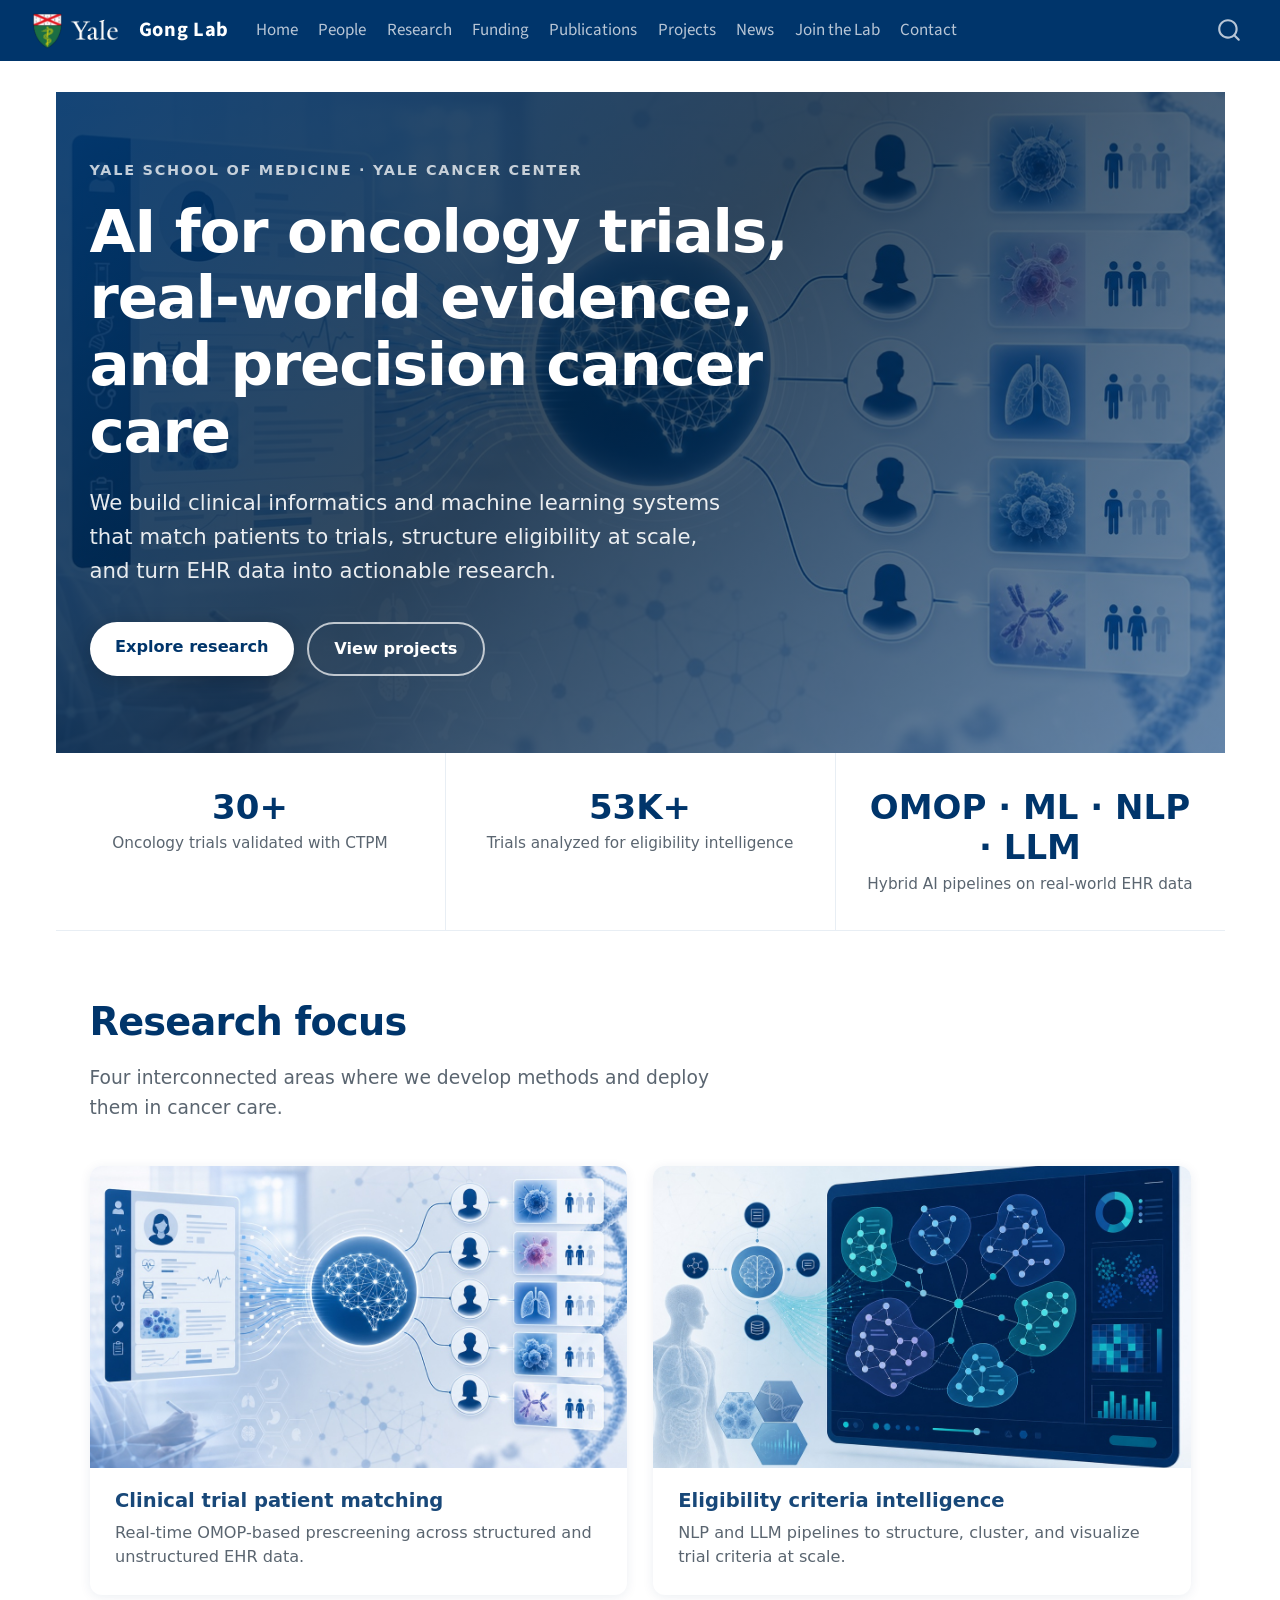
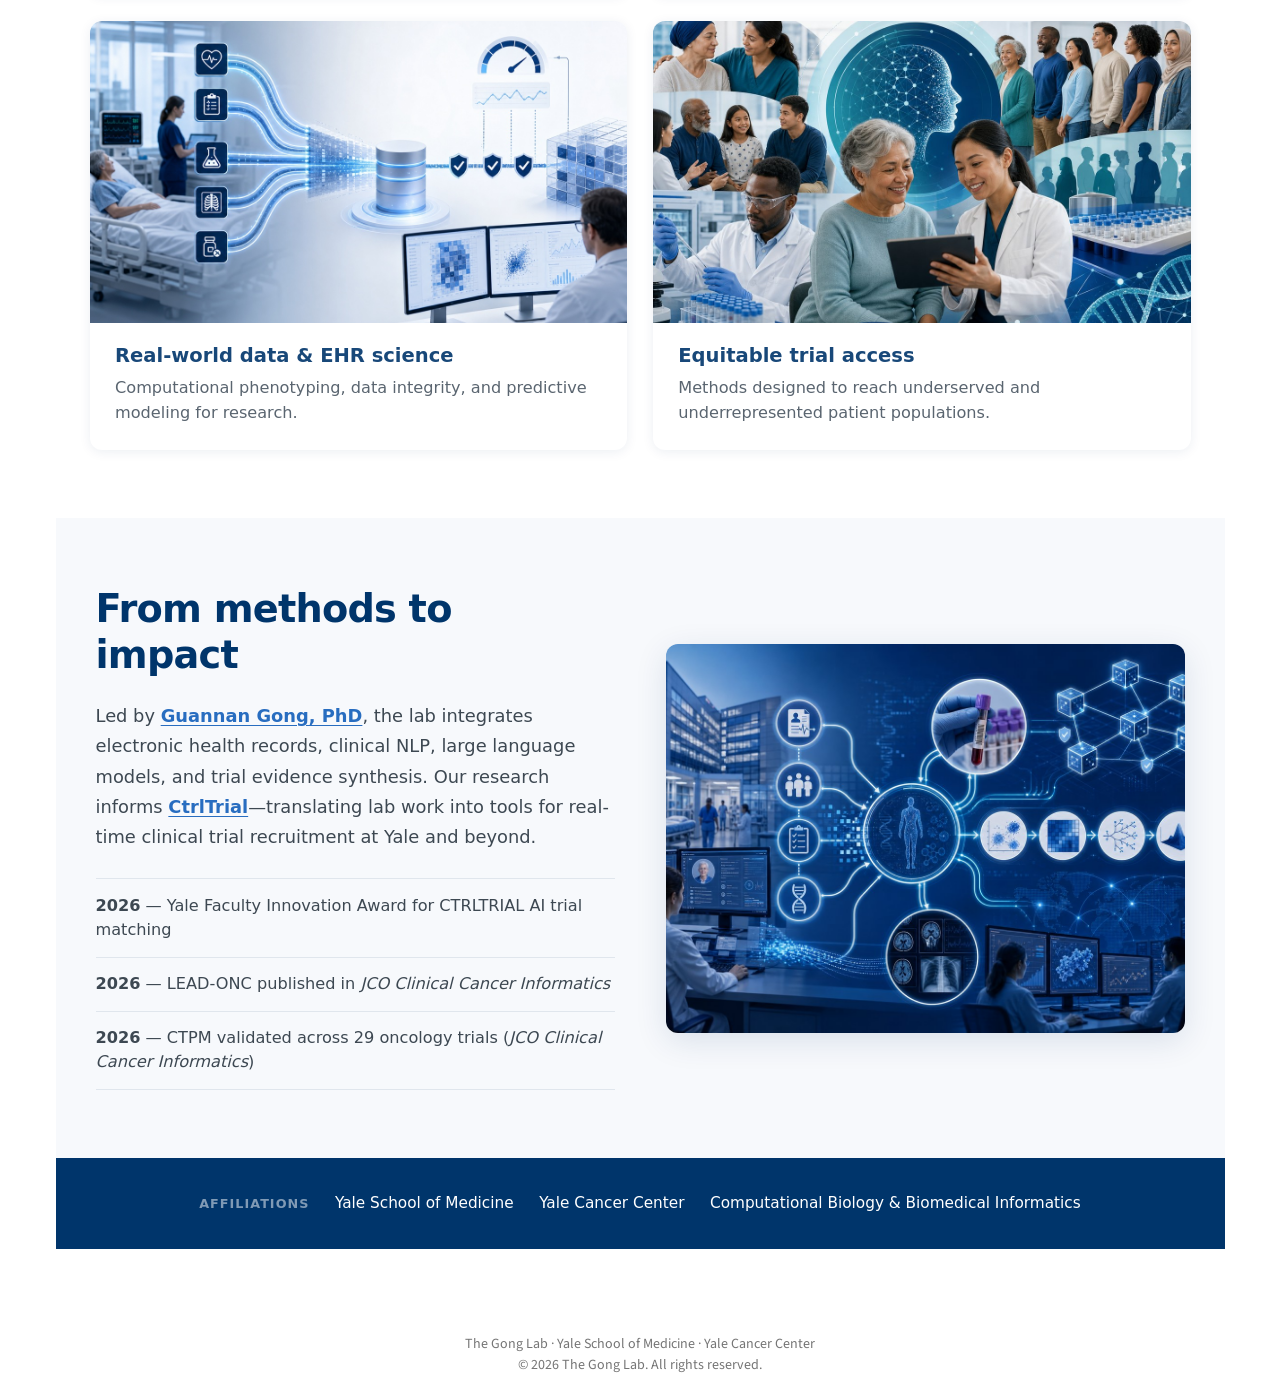
<file: docs/index.html>
<!DOCTYPE html>
<html xmlns="http://www.w3.org/1999/xhtml" lang="en" xml:lang="en"><head>

<meta charset="utf-8">
<meta name="generator" content="quarto-1.11.9">

<meta name="viewport" content="width=device-width, initial-scale=1.0, user-scalable=yes">


<title>The Gong Lab – Gong Lab</title>
<style>
/* Default styles provided by pandoc.
** See https://pandoc.org/MANUAL.html#variables-for-html for config info.
*/
span.smallcaps{font-variant: small-caps;}
div.columns{display: flex; gap: 1.5em;}
div.column{flex: auto;}
@media screen {
div.columns{gap: min(4vw, 1.5em);}
div.column{overflow-x: auto;}
}
div.hanging-indent{margin-left: 1.5em; text-indent: -1.5em;}
ul.task-list{list-style: none;}
ul.task-list li input[type="checkbox"] {
  width: 0.8em;
  margin: 0 0.8em 0.2em -1em; /* quarto-specific, see https://github.com/quarto-dev/quarto-cli/issues/4556 */ 
  vertical-align: middle;
}
</style>


<script src="site_libs/quarto-nav/quarto-nav.js"></script>
<script src="site_libs/quarto-nav/headroom.min.js"></script>
<script src="site_libs/clipboard/clipboard.min.js"></script>
<script src="site_libs/quarto-search/autocomplete.umd.js"></script>
<script src="site_libs/quarto-search/fuse.min.js"></script>
<script src="site_libs/quarto-search/quarto-search.js"></script>
<meta name="quarto:offset" content="./">
<link href="./images/favicon.png" rel="icon" type="image/png">
<script src="site_libs/quarto-html/quarto.js" type="module"></script>
<script src="site_libs/quarto-html/tabsets/tabsets.js" type="module"></script>
<script src="site_libs/quarto-html/scrollable-regions/scrollable-regions.js" type="module"></script>
<script src="site_libs/quarto-html/popper.min.js"></script>
<script src="site_libs/quarto-html/tippy.umd.min.js"></script>
<script src="site_libs/quarto-html/anchor.min.js"></script>
<link href="site_libs/quarto-html/tippy.css" rel="stylesheet">
<link href="site_libs/quarto-html/quarto-syntax-highlighting-63b5708e65d6cd79cd7618c58d0c21e7.css" rel="stylesheet" class="quarto-color-scheme" id="quarto-text-highlighting-styles">
<link href="site_libs/quarto-html/quarto-syntax-highlighting-dark-447e42e69aaa9833c0ba1b986f430b20.css" rel="stylesheet" class="quarto-color-scheme quarto-color-alternate" id="quarto-text-highlighting-styles">
<link href="site_libs/quarto-html/quarto-syntax-highlighting-63b5708e65d6cd79cd7618c58d0c21e7.css" rel="stylesheet" class="quarto-color-scheme-extra" id="quarto-text-highlighting-styles">
<script src="site_libs/bootstrap/bootstrap.min.js"></script>
<link href="site_libs/bootstrap/bootstrap-icons.css" rel="stylesheet">
<link href="site_libs/bootstrap/bootstrap-d49c0a87182299ec1fa49d5443cd5d9a.min.css" rel="stylesheet" append-hash="true" class="quarto-color-scheme" id="quarto-bootstrap" data-mode="light">
<link href="site_libs/bootstrap/bootstrap-dark-d49c0a87182299ec1fa49d5443cd5d9a.min.css" rel="stylesheet" append-hash="true" class="quarto-color-scheme quarto-color-alternate" id="quarto-bootstrap" data-mode="light">
<link href="site_libs/bootstrap/bootstrap-d49c0a87182299ec1fa49d5443cd5d9a.min.css" rel="stylesheet" append-hash="true" class="quarto-color-scheme-extra" id="quarto-bootstrap" data-mode="light">
<script id="quarto-search-options" type="application/json">{
  "location": "navbar",
  "copy-button": false,
  "collapse-after": 3,
  "panel-placement": "end",
  "type": "overlay",
  "limit": 50,
  "keyboard-shortcut": [
    "f",
    "/",
    "s"
  ],
  "show-item-context": false,
  "language": {
    "search-no-results-text": "No results",
    "search-matching-documents-text": "matching documents",
    "search-copy-link-title": "Copy link to search",
    "search-hide-matches-text": "Hide additional matches",
    "search-more-match-text": "more match in this document",
    "search-more-matches-text": "more matches in this document",
    "search-clear-button-title": "Clear",
    "search-text-placeholder": "",
    "search-detached-cancel-button-title": "Cancel",
    "search-submit-button-title": "Submit",
    "search-label": "Search"
  }
}</script>
<meta http-equiv="Cache-Control" content="no-cache, no-store, must-revalidate">
<meta http-equiv="Pragma" content="no-cache">
<meta http-equiv="Expires" content="0">
<link rel="apple-touch-icon" href="images/apple-touch-icon.png">


<link rel="stylesheet" href="styles.css">
</head>

<body class="nav-fixed quarto-light"><a id="quarto-skip-link" class="visually-hidden-focusable" href="#quarto-document-content">Skip to main content</a>

<div id="quarto-search-results"></div>
  <header id="quarto-header" class="headroom fixed-top">
    <nav class="navbar navbar-expand-lg " data-bs-theme="dark" aria-label="Site">
      <div class="navbar-container container-fluid">
      <div class="navbar-brand-container mx-auto">
    <a href="./index.html" class="navbar-brand navbar-brand-logo">
    <img src="./images/yale-combined-logo.png" alt="Yale" class="navbar-logo light-content">
    <img src="./images/yale-combined-logo.png" alt="Yale" class="navbar-logo dark-content">
    </a>
    <a class="navbar-brand" href="./index.html">
    <span class="navbar-title">Gong Lab</span>
    </a>
  </div>
          <button class="navbar-toggler" type="button" data-bs-toggle="collapse" data-bs-target="#navbarCollapse" aria-controls="navbarCollapse" aria-expanded="false" aria-label="Toggle navigation" onclick="if (window.quartoToggleHeadroom) { window.quartoToggleHeadroom(); }">
  <span class="navbar-toggler-icon"></span>
</button>
          <div class="collapse navbar-collapse" id="navbarCollapse">
            <ul class="navbar-nav navbar-nav-scroll me-auto">
  <li class="nav-item">
    <a class="nav-link active" href="./index.html" aria-current="page"> 
<span class="menu-text">Home</span></a>
  </li>  
  <li class="nav-item">
    <a class="nav-link" href="./people.html"> 
<span class="menu-text">People</span></a>
  </li>  
  <li class="nav-item">
    <a class="nav-link" href="./research.html"> 
<span class="menu-text">Research</span></a>
  </li>  
  <li class="nav-item">
    <a class="nav-link" href="./funding.html"> 
<span class="menu-text">Funding</span></a>
  </li>  
  <li class="nav-item">
    <a class="nav-link" href="./publications.html"> 
<span class="menu-text">Publications</span></a>
  </li>  
  <li class="nav-item">
    <a class="nav-link" href="./projects.html"> 
<span class="menu-text">Projects</span></a>
  </li>  
  <li class="nav-item">
    <a class="nav-link" href="./news.html"> 
<span class="menu-text">News</span></a>
  </li>  
  <li class="nav-item">
    <a class="nav-link" href="./join.html"> 
<span class="menu-text">Join the Lab</span></a>
  </li>  
  <li class="nav-item">
    <a class="nav-link" href="./contact.html"> 
<span class="menu-text">Contact</span></a>
  </li>  
</ul>
          </div> <!-- /navcollapse -->
            <div class="quarto-navbar-tools">
</div>
            <div id="quarto-search" class="" title="Search"></div>
      </div> <!-- /container-fluid -->
    </nav>
</header>
<!-- content -->
<div id="quarto-content" class="quarto-container page-columns page-rows-contents page-layout-full page-navbar">
<!-- sidebar -->
<!-- margin-sidebar -->
    
<!-- main -->
<main class="content column-page" id="quarto-document-content" tabindex="-1">

<header id="title-block-header" class="quarto-title-block default">
<div class="quarto-title">
<h1 class="title">The Gong Lab</h1>
</div>



<div class="quarto-title-meta column-page">

    
  
    
  </div>
  


</header>


<div class="home-page">
  <section class="home-hero">
    <div class="home-hero-bg" style="background-image: url('images/projects/clinical-trial-patient-matching.jpg');"></div>
    <div class="home-hero-overlay"></div>
    <div class="home-hero-content">
      <p class="home-eyebrow">Yale School of Medicine · Yale Cancer Center</p>
      <h1 class="home-headline">AI for oncology trials, real-world evidence, and precision cancer care</h1>
      <p class="home-lead">We build clinical informatics and machine learning systems that match patients to trials, structure eligibility at scale, and turn EHR data into actionable research.</p>
      <div class="home-cta">
        <a class="home-btn home-btn-primary" href="research.html">Explore research</a>
        <a class="home-btn home-btn-secondary" href="projects.html">View projects</a>
      </div>
    </div>
  </section>

  <section class="home-stats">
    <div class="home-stat">
      <span class="home-stat-value">30+</span>
      <span class="home-stat-label">Oncology trials validated with CTPM</span>
    </div>
    <div class="home-stat">
      <span class="home-stat-value">53K+</span>
      <span class="home-stat-label">Trials analyzed for eligibility intelligence</span>
    </div>
    <div class="home-stat">
      <span class="home-stat-value">OMOP · ML · NLP · LLM</span>
      <span class="home-stat-label">Hybrid AI pipelines on real-world EHR data</span>
    </div>
  </section>

  <section class="home-section">
    <div class="home-section-header">
      <h2 class="anchored">Research focus</h2>
      <p>Four interconnected areas where we develop methods and deploy them in cancer care.</p>
    </div>
    <div class="home-grid">
      <a class="home-card" href="projects.html">
        <img src="images/projects/clinical-trial-patient-matching.jpg" alt="Clinical trial patient matching">
        <div class="home-card-body">
          <h3 class="anchored">Clinical trial patient matching</h3>
          <p>Real-time OMOP-based prescreening across structured and unstructured EHR data.</p>
        </div>
      </a>
      <a class="home-card" href="projects.html">
        <img src="images/projects/eligibility-criteria-visualizer.jpg" alt="Eligibility criteria intelligence">
        <div class="home-card-body">
          <h3 class="anchored">Eligibility criteria intelligence</h3>
          <p>NLP and LLM pipelines to structure, cluster, and visualize trial criteria at scale.</p>
        </div>
      </a>
      <a class="home-card" href="projects.html">
        <img src="images/projects/ehr-data-integrity.jpg" alt="Real-world data and EHR science">
        <div class="home-card-body">
          <h3 class="anchored">Real-world data &amp; EHR science</h3>
          <p>Computational phenotyping, data integrity, and predictive modeling for research.</p>
        </div>
      </a>
      <a class="home-card" href="projects.html">
        <img src="images/projects/cancer-equity.jpg" alt="Equitable trial access">
        <div class="home-card-body">
          <h3 class="anchored">Equitable trial access</h3>
          <p>Methods designed to reach underserved and underrepresented patient populations.</p>
        </div>
      </a>
    </div>
  </section>

  <section class="home-section home-section-alt">
    <div class="home-split">
      <div class="home-split-text">
        <h2 class="anchored">From methods to impact</h2>
        <p>Led by <a href="people.html">Guannan Gong, PhD</a>, the lab integrates electronic health records, clinical NLP, large language models, and trial evidence synthesis. Our research informs <a href="https://www.ctrltrial.com/">CtrlTrial</a>—translating lab work into tools for real-time clinical trial recruitment at Yale and beyond.</p>
        <ul class="home-highlights">
          <li><strong>2026</strong> — Yale Faculty Innovation Award for CTRLTRIAL AI trial matching</li>
          <li><strong>2026</strong> — LEAD-ONC published in <em>JCO Clinical Cancer Informatics</em></li>
          <li><strong>2026</strong> — CTPM validated across 29 oncology trials (<em>JCO Clinical Cancer Informatics</em>)</li>
        </ul>
      </div>
      <div class="home-split-visual">
        <img src="images/projects/research-informatics.jpg" alt="Research informatics at the Gong Lab">
      </div>
    </div>
  </section>

  <section class="home-affiliations">
    <span>Affiliations</span>
    <a href="https://medicine.yale.edu/">Yale School of Medicine</a>
    <a href="https://www.yalecancercenter.org/">Yale Cancer Center</a>
    <a href="https://cbb.yale.edu/">Computational Biology &amp; Biomedical Informatics</a>
  </section>
</div>



</main> <!-- /main -->
<script id="quarto-html-after-body" type="application/javascript">
  window.document.addEventListener("DOMContentLoaded", function (event) {
    const icon = "";
    const anchorJS = new window.AnchorJS();
    anchorJS.options = {
      placement: 'right',
      icon: icon
    };
    anchorJS.add('.anchored');
    const isCodeAnnotation = (el) => {
      for (const clz of el.classList) {
        if (clz.startsWith('code-annotation-')) {                     
          return true;
        }
      }
      return false;
    }
    const onCopySuccess = function(e) {
      // button target
      const button = e.trigger;
      // don't keep focus
      button.blur();
      // flash "checked"
      button.classList.add('code-copy-button-checked');
      var currentTitle = button.getAttribute("title");
      button.setAttribute("title", "Copied!");
      let tooltip;
      if (window.bootstrap) {
        button.setAttribute("data-bs-toggle", "tooltip");
        button.setAttribute("data-bs-placement", "left");
        button.setAttribute("data-bs-title", "Copied!");
        tooltip = new bootstrap.Tooltip(button, 
          { trigger: "manual", 
            customClass: "code-copy-button-tooltip",
            offset: [0, -8]});
        tooltip.show();    
      }
      setTimeout(function() {
        if (tooltip) {
          tooltip.hide();
          button.removeAttribute("data-bs-title");
          button.removeAttribute("data-bs-toggle");
          button.removeAttribute("data-bs-placement");
        }
        button.setAttribute("title", currentTitle);
        button.classList.remove('code-copy-button-checked');
      }, 1000);
      // clear code selection
      e.clearSelection();
    }
    const getTextToCopy = function(trigger) {
      const outerScaffold = trigger.parentElement.cloneNode(true);
      const codeEl = outerScaffold.querySelector('code');
      for (const childEl of codeEl.children) {
        if (isCodeAnnotation(childEl)) {
          childEl.remove();
        }
      }
      return codeEl.innerText;
    }
    const clipboard = new window.ClipboardJS('.code-copy-button:not([data-in-quarto-modal])', {
      text: getTextToCopy
    });
    clipboard.on('success', onCopySuccess);
    if (window.document.getElementById('quarto-embedded-source-code-modal')) {
      const clipboardModal = new window.ClipboardJS('.code-copy-button[data-in-quarto-modal]', {
        text: getTextToCopy,
        container: window.document.getElementById('quarto-embedded-source-code-modal')
      });
      clipboardModal.on('success', onCopySuccess);
    }
      var localhostRegex = new RegExp(/^(?:http|https):\/\/localhost\:?[0-9]*\//);
      var mailtoRegex = new RegExp(/^mailto:/);
        var filterRegex = new RegExp("https:\/\/gonglab\.org\/");
      var isInternal = (href) => {
          return filterRegex.test(href) || localhostRegex.test(href) || mailtoRegex.test(href);
      }
      // Inspect non-navigation links and adorn them if external
      window.quartoDecorateExternalLinks = function (root) {
     var links = (root || window.document).querySelectorAll('a[href]:not(.nav-link):not(.navbar-brand):not(.toc-action):not(.sidebar-link):not(.sidebar-item-toggle):not(.pagination-link):not(.no-external):not([aria-hidden]):not(.dropdown-item):not(.quarto-navigation-tool):not(.about-link)');
      for (var i=0; i<links.length; i++) {
        const link = links[i];
        if (!isInternal(link.href)) {
          // undo the damage that might have been done by quarto-nav.js in the case of
          // links that we want to consider external
          if (link.dataset.originalHref !== undefined) {
            link.href = link.dataset.originalHref;
          }
          if (!link.classList.contains('no-external-icon')) {
          }
        }
      }
      };
      window.quartoDecorateExternalLinks(window.document);
    // Esc closes the popup (WCAG 1.4.13) and focus leaving both trigger and
    // popup closes it (WCAG 2.4.11); tippy handles neither for interactive popups.
    const hideOnEscAndFocusOut = {
      name: 'hideOnEscAndFocusOut',
      defaultValue: true,
      fn(instance) {
        const dismiss = () => {
          // A show scheduled by the trigger delay would otherwise reopen it
          instance.clearDelayTimeouts();
          instance.hide();
        };
        const onKeyDown = (event) => {
          if (event.key !== 'Escape') {
            return;
          }
          // Keep Esc from also reaching page handlers (e.g. reveal.js overview),
          // except an open reveal.js slide menu, which Esc should close too.
          // The menu handles keys only when its keyboard option is on.
          const menuHandlesEsc = window.Reveal?.getPlugin?.('menu')?.isOpen() &&
            window.Reveal.getConfig().menu?.keyboard !== false;
          if (!menuHandlesEsc) {
            event.stopPropagation();
          }
          if (instance.popper.contains(window.document.activeElement)) {
            // Disabled while refocusing so the focus trigger does not reopen it
            instance.disable();
            instance.reference.focus();
            instance.enable();
          }
          dismiss();
        };
        const onFocusOut = (event) => {
          const target = event.relatedTarget;
          if (target && !instance.reference.contains(target) &&
              !instance.popper.contains(target)) {
            dismiss();
          }
        };
        // On the trigger too: a click trigger (code-annotations: select) has no
        // blur handling. Attached for the instance's lifetime so leaving the
        // trigger also cancels a show still pending on the trigger delay.
        instance.reference.addEventListener('focusout', onFocusOut);
        return {
          onShow() {
            window.document.addEventListener('keydown', onKeyDown, true);
            instance.popper.addEventListener('focusout', onFocusOut);
          },
          onHide() {
            window.document.removeEventListener('keydown', onKeyDown, true);
            instance.popper.removeEventListener('focusout', onFocusOut);
          },
          onDestroy() {
            instance.reference.removeEventListener('focusout', onFocusOut);
          },
        };
      },
    };
    function tippyHover(el, contentFn, onTriggerFn, onUntriggerFn) {
      const config = {
        allowHTML: true,
        maxWidth: 500,
        delay: 100,
        arrow: false,
        appendTo: function(el) {
            return el.parentElement;
        },
        interactive: true,
        interactiveBorder: 10,
        theme: 'quarto',
        placement: 'bottom-start',
        plugins: [hideOnEscAndFocusOut],
      };
      if (contentFn) {
        config.content = contentFn;
      }
      if (onTriggerFn) {
        config.onTrigger = onTriggerFn;
      }
      if (onUntriggerFn) {
        config.onUntrigger = onUntriggerFn;
      }
      window.tippy(el, config); 
    }
    const noterefs = window.document.querySelectorAll('a[role="doc-noteref"]');
    for (var i=0; i<noterefs.length; i++) {
      const ref = noterefs[i];
      tippyHover(ref, function() {
        // use id or data attribute instead here
        let href = ref.getAttribute('data-footnote-href') || ref.getAttribute('href');
        try { href = new URL(href).hash; } catch {}
        const id = href.replace(/^#\/?/, "");
        const note = window.document.getElementById(id);
        if (note) {
          return note.innerHTML;
        } else {
          return "";
        }
      });
    }
    const xrefs = window.document.querySelectorAll('a.quarto-xref');
    const processXRef = (id, note) => {
      // Strip column container classes
      const stripColumnClz = (el) => {
        el.classList.remove("page-full", "page-columns");
        if (el.children) {
          for (const child of el.children) {
            stripColumnClz(child);
          }
        }
      }
      stripColumnClz(note)
      if (id === null || id.startsWith('sec-')) {
        // Special case sections, only their first couple elements
        const container = document.createElement("div");
        if (note.children && note.children.length > 2) {
          container.appendChild(note.children[0].cloneNode(true));
          for (let i = 1; i < note.children.length; i++) {
            const child = note.children[i];
            if (child.tagName === "P" && child.innerText === "") {
              continue;
            } else {
              container.appendChild(child.cloneNode(true));
              break;
            }
          }
          if (window.Quarto?.typesetMath) {
            window.Quarto.typesetMath(container);
          }
          return container.innerHTML
        } else {
          if (window.Quarto?.typesetMath) {
            window.Quarto.typesetMath(note);
          }
          return note.innerHTML;
        }
      } else {
        // Remove any anchor links if they are present
        const anchorLink = note.querySelector('a.anchorjs-link');
        if (anchorLink) {
          anchorLink.remove();
        }
        if (window.Quarto?.typesetMath) {
          window.Quarto.typesetMath(note);
        }
        if (note.classList.contains("callout")) {
          return note.outerHTML;
        } else {
          return note.innerHTML;
        }
      }
    }
    for (var i=0; i<xrefs.length; i++) {
      const xref = xrefs[i];
      tippyHover(xref, undefined, function(instance) {
        instance.disable();
        let url = xref.getAttribute('href');
        let hash = undefined; 
        if (url.startsWith('#')) {
          hash = url;
        } else {
          try { hash = new URL(url).hash; } catch {}
        }
        if (hash) {
          const id = hash.replace(/^#\/?/, "");
          const note = window.document.getElementById(id);
          if (note !== null) {
            try {
              const html = processXRef(id, note.cloneNode(true));
              instance.setContent(html);
            } finally {
              instance.enable();
              instance.show();
            }
          } else {
            // See if we can fetch this
            fetch(url.split('#')[0])
            .then(res => res.text())
            .then(html => {
              const parser = new DOMParser();
              const htmlDoc = parser.parseFromString(html, "text/html");
              const note = htmlDoc.getElementById(id);
              if (note !== null) {
                const html = processXRef(id, note);
                instance.setContent(html);
              } 
            }).finally(() => {
              instance.enable();
              instance.show();
            });
          }
        } else {
          // See if we can fetch a full url (with no hash to target)
          // This is a special case and we should probably do some content thinning / targeting
          fetch(url)
          .then(res => res.text())
          .then(html => {
            const parser = new DOMParser();
            const htmlDoc = parser.parseFromString(html, "text/html");
            const note = htmlDoc.querySelector('main.content');
            if (note !== null) {
              // This should only happen for chapter cross references
              // (since there is no id in the URL)
              // remove the first header
              if (note.children.length > 0 && note.children[0].tagName === "HEADER") {
                note.children[0].remove();
              }
              const html = processXRef(null, note);
              instance.setContent(html);
            } 
          }).finally(() => {
            instance.enable();
            instance.show();
          });
        }
      }, function(instance) {
      });
    }
        let selectedAnnoteEl;
        const selectorForAnnotation = ( cell, annotation) => {
          let cellAttr = 'data-code-cell="' + cell + '"';
          let lineAttr = 'data-code-annotation="' +  annotation + '"';
          const selector = 'span[' + cellAttr + '][' + lineAttr + ']';
          return selector;
        }
        const selectCodeLines = (annoteEl) => {
          const doc = window.document;
          const targetCell = annoteEl.getAttribute("data-target-cell");
          const targetAnnotation = annoteEl.getAttribute("data-target-annotation");
          const annoteSpan = window.document.querySelector(selectorForAnnotation(targetCell, targetAnnotation));
          const lines = annoteSpan.getAttribute("data-code-lines").split(",");
          const lineIds = lines.map((line) => {
            return targetCell + "-" + line;
          })
          // Each band is positioned against its own containing block, which is
          // not the offsetParent of the lines, so place it from client rects.
          const placeBand = (band, firstEl, lastEl, codeBlock) => {
            const container = band.offsetParent;
            if (container === null) {
              return;
            }
            const containerRect = container.getBoundingClientRect();
            // Reveal.js scales slides with a transform, so convert client
            // pixels back to the CSS pixels of the container.
            const scale = containerRect.height / container.offsetHeight || 1;
            const firstRect = firstEl.getBoundingClientRect();
            const lastRect = lastEl.getBoundingClientRect();
            const top = (firstRect.top - containerRect.top) / scale - container.clientTop + container.scrollTop;
            const height = (lastRect.bottom - firstRect.top) / scale;
            band.style.top = top - 2 + "px";
            band.style.height = height + 4 + "px";
            if (codeBlock) {
              // Without the copy button wrapper, the containing block is wider
              // than the code block, so span the code block explicitly.
              const blockRect = codeBlock.getBoundingClientRect();
              band.style.left = (blockRect.left - containerRect.left) / scale - container.clientLeft + container.scrollLeft + "px";
              band.style.width = blockRect.width / scale + "px";
            }
          };
          if (lineIds.length > 0) {
            const el = window.document.getElementById(lineIds[0]);
            const lastEl = window.document.getElementById(lineIds[lineIds.length - 1]);
            const parent = el.parentElement.parentElement;
            // cook up a div (if necessary) and position it
            let div = window.document.getElementById("code-annotation-line-highlight");
            if (div === null) {
              div = window.document.createElement("div");
              div.setAttribute("id", "code-annotation-line-highlight");
              div.style.position = 'absolute';
              parent.appendChild(div);
            }
            placeBand(div, el, lastEl, parent.closest("div.sourceCode") || parent);
            let gutterDiv = window.document.getElementById("code-annotation-line-highlight-gutter");
            if (gutterDiv === null) {
              gutterDiv = window.document.createElement("div");
              gutterDiv.setAttribute("id", "code-annotation-line-highlight-gutter");
              gutterDiv.style.position = 'absolute';
              const codeCell = window.document.getElementById(targetCell);
              const gutter = codeCell.querySelector('.code-annotation-gutter');
              gutter.appendChild(gutterDiv);
            }
            placeBand(gutterDiv, el, lastEl);
            selectedAnnoteEl = annoteEl;
          }
        };
        const unselectCodeLines = () => {
          const elementsIds = ["code-annotation-line-highlight", "code-annotation-line-highlight-gutter"];
          elementsIds.forEach((elId) => {
            const div = window.document.getElementById(elId);
            if (div) {
              div.remove();
            }
          });
          selectedAnnoteEl = undefined;
        };
          // Handle positioning of the toggle
      window.addEventListener(
        "resize",
        throttle(() => {
          elRect = undefined;
          if (selectedAnnoteEl) {
            selectCodeLines(selectedAnnoteEl);
          }
        }, 10)
      );
      function throttle(fn, ms) {
      let throttle = false;
      let timer;
        return (...args) => {
          if(!throttle) { // first call gets through
              fn.apply(this, args);
              throttle = true;
          } else { // all the others get throttled
              if(timer) clearTimeout(timer); // cancel #2
              timer = setTimeout(() => {
                fn.apply(this, args);
                timer = throttle = false;
              }, ms);
          }
        };
      }
        // Attach click handler to the DT
        const annoteDls = window.document.querySelectorAll('dt[data-target-cell]');
        for (const annoteDlNode of annoteDls) {
          annoteDlNode.addEventListener('click', (event) => {
            const clickedEl = event.target;
            if (clickedEl !== selectedAnnoteEl) {
              unselectCodeLines();
              const activeEl = window.document.querySelector('dt[data-target-cell].code-annotation-active');
              if (activeEl) {
                activeEl.classList.remove('code-annotation-active');
              }
              selectCodeLines(clickedEl);
              clickedEl.classList.add('code-annotation-active');
            } else {
              // Unselect the line
              unselectCodeLines();
              clickedEl.classList.remove('code-annotation-active');
            }
          });
        }
    const findCites = (el) => {
      const parentEl = el.parentElement;
      if (parentEl) {
        const cites = parentEl.dataset.cites;
        if (cites) {
          return {
            el,
            cites: cites.split(' ')
          };
        } else {
          return findCites(el.parentElement)
        }
      } else {
        return undefined;
      }
    };
    var bibliorefs = window.document.querySelectorAll('a[role="doc-biblioref"]');
    for (var i=0; i<bibliorefs.length; i++) {
      const ref = bibliorefs[i];
      const citeInfo = findCites(ref);
      if (citeInfo) {
        tippyHover(citeInfo.el, function() {
          var popup = window.document.createElement('div');
          citeInfo.cites.forEach(function(cite) {
            var citeDiv = window.document.createElement('div');
            citeDiv.classList.add('hanging-indent');
            citeDiv.classList.add('csl-entry');
            var biblioDiv = window.document.getElementById('ref-' + cite);
            if (biblioDiv) {
              citeDiv.innerHTML = biblioDiv.innerHTML;
            }
            popup.appendChild(citeDiv);
          });
          return popup.innerHTML;
        });
      }
    }
  });
  </script>
  <script type="application/javascript">
  window.quartoScrollableRegionsLabels = {"code":"Scrollable code","output":"Scrollable output"};
  </script>
</div> <!-- /content -->
<footer class="footer">
  <div class="nav-footer">
    <div class="nav-footer-left">
      &nbsp;
    </div>   
    <div class="nav-footer-center">
<p>The Gong Lab · Yale School of Medicine · Yale Cancer Center<br>
© 2026 The Gong Lab. All rights reserved.</p>
</div>
    <div class="nav-footer-right">
      &nbsp;
    </div>
  </div>
</footer>




</body></html>
</file>
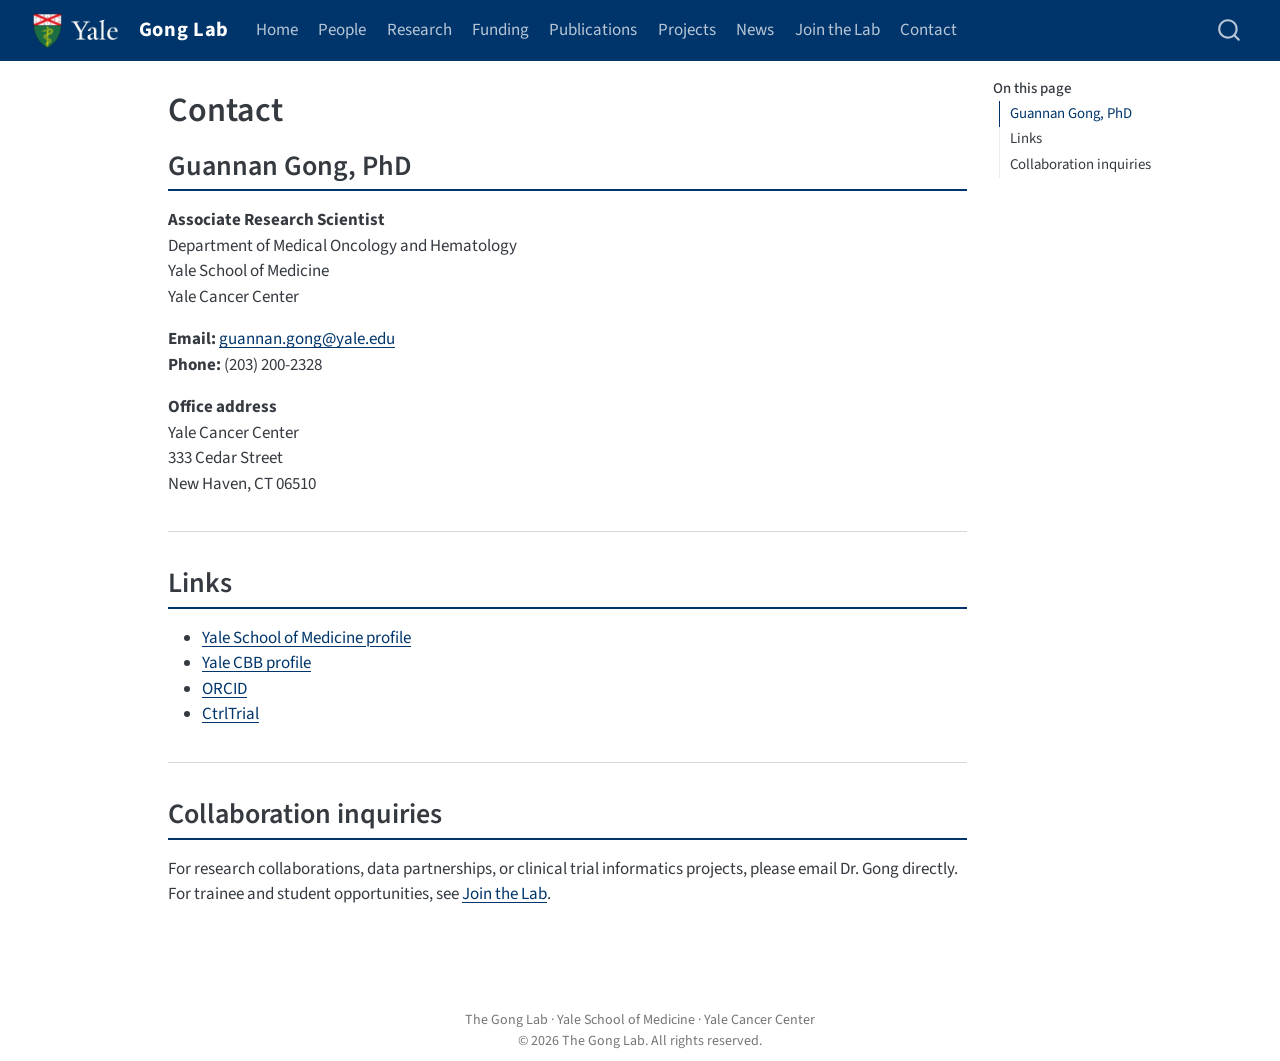
<file: docs/contact.html>
<!DOCTYPE html>
<html xmlns="http://www.w3.org/1999/xhtml" lang="en" xml:lang="en"><head>

<meta charset="utf-8">
<meta name="generator" content="quarto-1.11.9">

<meta name="viewport" content="width=device-width, initial-scale=1.0, user-scalable=yes">


<title>Contact – Gong Lab</title>
<style>
/* Default styles provided by pandoc.
** See https://pandoc.org/MANUAL.html#variables-for-html for config info.
*/
span.smallcaps{font-variant: small-caps;}
div.columns{display: flex; gap: 1.5em;}
div.column{flex: auto;}
@media screen {
div.columns{gap: min(4vw, 1.5em);}
div.column{overflow-x: auto;}
}
div.hanging-indent{margin-left: 1.5em; text-indent: -1.5em;}
ul.task-list{list-style: none;}
ul.task-list li input[type="checkbox"] {
  width: 0.8em;
  margin: 0 0.8em 0.2em -1em; /* quarto-specific, see https://github.com/quarto-dev/quarto-cli/issues/4556 */ 
  vertical-align: middle;
}
</style>


<script src="site_libs/quarto-nav/quarto-nav.js"></script>
<script src="site_libs/quarto-nav/headroom.min.js"></script>
<script src="site_libs/clipboard/clipboard.min.js"></script>
<script src="site_libs/quarto-search/autocomplete.umd.js"></script>
<script src="site_libs/quarto-search/fuse.min.js"></script>
<script src="site_libs/quarto-search/quarto-search.js"></script>
<meta name="quarto:offset" content="./">
<link href="./images/favicon.png" rel="icon" type="image/png">
<script src="site_libs/quarto-html/quarto.js" type="module"></script>
<script src="site_libs/quarto-html/tabsets/tabsets.js" type="module"></script>
<script src="site_libs/quarto-html/scrollable-regions/scrollable-regions.js" type="module"></script>
<script src="site_libs/quarto-html/popper.min.js"></script>
<script src="site_libs/quarto-html/tippy.umd.min.js"></script>
<script src="site_libs/quarto-html/anchor.min.js"></script>
<link href="site_libs/quarto-html/tippy.css" rel="stylesheet">
<link href="site_libs/quarto-html/quarto-syntax-highlighting-63b5708e65d6cd79cd7618c58d0c21e7.css" rel="stylesheet" class="quarto-color-scheme" id="quarto-text-highlighting-styles">
<link href="site_libs/quarto-html/quarto-syntax-highlighting-dark-447e42e69aaa9833c0ba1b986f430b20.css" rel="stylesheet" class="quarto-color-scheme quarto-color-alternate" id="quarto-text-highlighting-styles">
<link href="site_libs/quarto-html/quarto-syntax-highlighting-63b5708e65d6cd79cd7618c58d0c21e7.css" rel="stylesheet" class="quarto-color-scheme-extra" id="quarto-text-highlighting-styles">
<script src="site_libs/bootstrap/bootstrap.min.js"></script>
<link href="site_libs/bootstrap/bootstrap-icons.css" rel="stylesheet">
<link href="site_libs/bootstrap/bootstrap-d49c0a87182299ec1fa49d5443cd5d9a.min.css" rel="stylesheet" append-hash="true" class="quarto-color-scheme" id="quarto-bootstrap" data-mode="light">
<link href="site_libs/bootstrap/bootstrap-dark-d49c0a87182299ec1fa49d5443cd5d9a.min.css" rel="stylesheet" append-hash="true" class="quarto-color-scheme quarto-color-alternate" id="quarto-bootstrap" data-mode="light">
<link href="site_libs/bootstrap/bootstrap-d49c0a87182299ec1fa49d5443cd5d9a.min.css" rel="stylesheet" append-hash="true" class="quarto-color-scheme-extra" id="quarto-bootstrap" data-mode="light">
<script id="quarto-search-options" type="application/json">{
  "location": "navbar",
  "copy-button": false,
  "collapse-after": 3,
  "panel-placement": "end",
  "type": "overlay",
  "limit": 50,
  "keyboard-shortcut": [
    "f",
    "/",
    "s"
  ],
  "show-item-context": false,
  "language": {
    "search-no-results-text": "No results",
    "search-matching-documents-text": "matching documents",
    "search-copy-link-title": "Copy link to search",
    "search-hide-matches-text": "Hide additional matches",
    "search-more-match-text": "more match in this document",
    "search-more-matches-text": "more matches in this document",
    "search-clear-button-title": "Clear",
    "search-text-placeholder": "",
    "search-detached-cancel-button-title": "Cancel",
    "search-submit-button-title": "Submit",
    "search-label": "Search"
  }
}</script>
<meta http-equiv="Cache-Control" content="no-cache, no-store, must-revalidate">
<meta http-equiv="Pragma" content="no-cache">
<meta http-equiv="Expires" content="0">
<link rel="apple-touch-icon" href="images/apple-touch-icon.png">


<link rel="stylesheet" href="styles.css">
</head>

<body class="nav-fixed quarto-light"><a id="quarto-skip-link" class="visually-hidden-focusable" href="#quarto-document-content">Skip to main content</a>

<div id="quarto-search-results"></div>
  <header id="quarto-header" class="headroom fixed-top">
    <nav class="navbar navbar-expand-lg " data-bs-theme="dark" aria-label="Site">
      <div class="navbar-container container-fluid">
      <div class="navbar-brand-container mx-auto">
    <a href="./index.html" class="navbar-brand navbar-brand-logo">
    <img src="./images/yale-combined-logo.png" alt="Yale" class="navbar-logo light-content">
    <img src="./images/yale-combined-logo.png" alt="Yale" class="navbar-logo dark-content">
    </a>
    <a class="navbar-brand" href="./index.html">
    <span class="navbar-title">Gong Lab</span>
    </a>
  </div>
          <button class="navbar-toggler" type="button" data-bs-toggle="collapse" data-bs-target="#navbarCollapse" aria-controls="navbarCollapse" aria-expanded="false" aria-label="Toggle navigation" onclick="if (window.quartoToggleHeadroom) { window.quartoToggleHeadroom(); }">
  <span class="navbar-toggler-icon"></span>
</button>
          <div class="collapse navbar-collapse" id="navbarCollapse">
            <ul class="navbar-nav navbar-nav-scroll me-auto">
  <li class="nav-item">
    <a class="nav-link" href="./index.html"> 
<span class="menu-text">Home</span></a>
  </li>  
  <li class="nav-item">
    <a class="nav-link" href="./people.html"> 
<span class="menu-text">People</span></a>
  </li>  
  <li class="nav-item">
    <a class="nav-link" href="./research.html"> 
<span class="menu-text">Research</span></a>
  </li>  
  <li class="nav-item">
    <a class="nav-link" href="./funding.html"> 
<span class="menu-text">Funding</span></a>
  </li>  
  <li class="nav-item">
    <a class="nav-link" href="./publications.html"> 
<span class="menu-text">Publications</span></a>
  </li>  
  <li class="nav-item">
    <a class="nav-link" href="./projects.html"> 
<span class="menu-text">Projects</span></a>
  </li>  
  <li class="nav-item">
    <a class="nav-link" href="./news.html"> 
<span class="menu-text">News</span></a>
  </li>  
  <li class="nav-item">
    <a class="nav-link" href="./join.html"> 
<span class="menu-text">Join the Lab</span></a>
  </li>  
  <li class="nav-item">
    <a class="nav-link active" href="./contact.html" aria-current="page"> 
<span class="menu-text">Contact</span></a>
  </li>  
</ul>
          </div> <!-- /navcollapse -->
            <div class="quarto-navbar-tools">
</div>
            <div id="quarto-search" class="" title="Search"></div>
      </div> <!-- /container-fluid -->
    </nav>
</header>
<!-- content -->
<div id="quarto-content" class="quarto-container page-columns page-rows-contents page-layout-article page-navbar">
<!-- sidebar -->
<!-- margin-sidebar -->
    <div id="quarto-margin-sidebar" class="sidebar margin-sidebar">
        <nav id="TOC" role="doc-toc" aria-labelledby="toc-title" class="toc-active">
    <h2 id="toc-title">On this page</h2>
   
  <ul>
  <li><a href="#guannan-gong-phd" id="toc-guannan-gong-phd" class="nav-link active" data-scroll-target="#guannan-gong-phd">Guannan Gong, PhD</a></li>
  <li><a href="#links" id="toc-links" class="nav-link" data-scroll-target="#links">Links</a></li>
  <li><a href="#collaboration-inquiries" id="toc-collaboration-inquiries" class="nav-link" data-scroll-target="#collaboration-inquiries">Collaboration inquiries</a></li>
  </ul>
</nav>
    </div>
<!-- main -->
<main class="content" id="quarto-document-content" tabindex="-1">

<header id="title-block-header" class="quarto-title-block default">
<div class="quarto-title">
<h1 class="title">Contact</h1>
</div>



<div class="quarto-title-meta">

    
  
    
  </div>
  


</header>


<section id="guannan-gong-phd" class="level2">
<h2 class="anchored" data-anchor-id="guannan-gong-phd">Guannan Gong, PhD</h2>
<p><strong>Associate Research Scientist</strong><br>
Department of Medical Oncology and Hematology<br>
Yale School of Medicine<br>
Yale Cancer Center</p>
<p><strong>Email:</strong> <a href="mailto:guannan.gong@yale.edu">guannan.gong@yale.edu</a><br>
<strong>Phone:</strong> (203) 200-2328</p>
<p><strong>Office address</strong><br>
Yale Cancer Center<br>
333 Cedar Street<br>
New Haven, CT 06510</p>
<hr>
</section>
<section id="links" class="level2">
<h2 class="anchored" data-anchor-id="links">Links</h2>
<ul>
<li><a href="https://medicine.yale.edu/profile/guannan-gong/">Yale School of Medicine profile</a></li>
<li><a href="https://cbb.yale.edu/people/guannan-gong">Yale CBB profile</a></li>
<li><a href="https://orcid.org/0000-0002-4972-6705">ORCID</a></li>
<li><a href="https://www.ctrltrial.com/">CtrlTrial</a></li>
</ul>
<hr>
</section>
<section id="collaboration-inquiries" class="level2">
<h2 class="anchored" data-anchor-id="collaboration-inquiries">Collaboration inquiries</h2>
<p>For research collaborations, data partnerships, or clinical trial informatics projects, please email Dr.&nbsp;Gong directly. For trainee and student opportunities, see <a href="./join.html">Join the Lab</a>.</p>


</section>

</main> <!-- /main -->
<script id="quarto-html-after-body" type="application/javascript">
  window.document.addEventListener("DOMContentLoaded", function (event) {
    const icon = "";
    const anchorJS = new window.AnchorJS();
    anchorJS.options = {
      placement: 'right',
      icon: icon
    };
    anchorJS.add('.anchored');
    const isCodeAnnotation = (el) => {
      for (const clz of el.classList) {
        if (clz.startsWith('code-annotation-')) {                     
          return true;
        }
      }
      return false;
    }
    const onCopySuccess = function(e) {
      // button target
      const button = e.trigger;
      // don't keep focus
      button.blur();
      // flash "checked"
      button.classList.add('code-copy-button-checked');
      var currentTitle = button.getAttribute("title");
      button.setAttribute("title", "Copied!");
      let tooltip;
      if (window.bootstrap) {
        button.setAttribute("data-bs-toggle", "tooltip");
        button.setAttribute("data-bs-placement", "left");
        button.setAttribute("data-bs-title", "Copied!");
        tooltip = new bootstrap.Tooltip(button, 
          { trigger: "manual", 
            customClass: "code-copy-button-tooltip",
            offset: [0, -8]});
        tooltip.show();    
      }
      setTimeout(function() {
        if (tooltip) {
          tooltip.hide();
          button.removeAttribute("data-bs-title");
          button.removeAttribute("data-bs-toggle");
          button.removeAttribute("data-bs-placement");
        }
        button.setAttribute("title", currentTitle);
        button.classList.remove('code-copy-button-checked');
      }, 1000);
      // clear code selection
      e.clearSelection();
    }
    const getTextToCopy = function(trigger) {
      const outerScaffold = trigger.parentElement.cloneNode(true);
      const codeEl = outerScaffold.querySelector('code');
      for (const childEl of codeEl.children) {
        if (isCodeAnnotation(childEl)) {
          childEl.remove();
        }
      }
      return codeEl.innerText;
    }
    const clipboard = new window.ClipboardJS('.code-copy-button:not([data-in-quarto-modal])', {
      text: getTextToCopy
    });
    clipboard.on('success', onCopySuccess);
    if (window.document.getElementById('quarto-embedded-source-code-modal')) {
      const clipboardModal = new window.ClipboardJS('.code-copy-button[data-in-quarto-modal]', {
        text: getTextToCopy,
        container: window.document.getElementById('quarto-embedded-source-code-modal')
      });
      clipboardModal.on('success', onCopySuccess);
    }
      var localhostRegex = new RegExp(/^(?:http|https):\/\/localhost\:?[0-9]*\//);
      var mailtoRegex = new RegExp(/^mailto:/);
        var filterRegex = new RegExp("https:\/\/gonglab\.org\/");
      var isInternal = (href) => {
          return filterRegex.test(href) || localhostRegex.test(href) || mailtoRegex.test(href);
      }
      // Inspect non-navigation links and adorn them if external
      window.quartoDecorateExternalLinks = function (root) {
     var links = (root || window.document).querySelectorAll('a[href]:not(.nav-link):not(.navbar-brand):not(.toc-action):not(.sidebar-link):not(.sidebar-item-toggle):not(.pagination-link):not(.no-external):not([aria-hidden]):not(.dropdown-item):not(.quarto-navigation-tool):not(.about-link)');
      for (var i=0; i<links.length; i++) {
        const link = links[i];
        if (!isInternal(link.href)) {
          // undo the damage that might have been done by quarto-nav.js in the case of
          // links that we want to consider external
          if (link.dataset.originalHref !== undefined) {
            link.href = link.dataset.originalHref;
          }
          if (!link.classList.contains('no-external-icon')) {
          }
        }
      }
      };
      window.quartoDecorateExternalLinks(window.document);
    // Esc closes the popup (WCAG 1.4.13) and focus leaving both trigger and
    // popup closes it (WCAG 2.4.11); tippy handles neither for interactive popups.
    const hideOnEscAndFocusOut = {
      name: 'hideOnEscAndFocusOut',
      defaultValue: true,
      fn(instance) {
        const dismiss = () => {
          // A show scheduled by the trigger delay would otherwise reopen it
          instance.clearDelayTimeouts();
          instance.hide();
        };
        const onKeyDown = (event) => {
          if (event.key !== 'Escape') {
            return;
          }
          // Keep Esc from also reaching page handlers (e.g. reveal.js overview),
          // except an open reveal.js slide menu, which Esc should close too.
          // The menu handles keys only when its keyboard option is on.
          const menuHandlesEsc = window.Reveal?.getPlugin?.('menu')?.isOpen() &&
            window.Reveal.getConfig().menu?.keyboard !== false;
          if (!menuHandlesEsc) {
            event.stopPropagation();
          }
          if (instance.popper.contains(window.document.activeElement)) {
            // Disabled while refocusing so the focus trigger does not reopen it
            instance.disable();
            instance.reference.focus();
            instance.enable();
          }
          dismiss();
        };
        const onFocusOut = (event) => {
          const target = event.relatedTarget;
          if (target && !instance.reference.contains(target) &&
              !instance.popper.contains(target)) {
            dismiss();
          }
        };
        // On the trigger too: a click trigger (code-annotations: select) has no
        // blur handling. Attached for the instance's lifetime so leaving the
        // trigger also cancels a show still pending on the trigger delay.
        instance.reference.addEventListener('focusout', onFocusOut);
        return {
          onShow() {
            window.document.addEventListener('keydown', onKeyDown, true);
            instance.popper.addEventListener('focusout', onFocusOut);
          },
          onHide() {
            window.document.removeEventListener('keydown', onKeyDown, true);
            instance.popper.removeEventListener('focusout', onFocusOut);
          },
          onDestroy() {
            instance.reference.removeEventListener('focusout', onFocusOut);
          },
        };
      },
    };
    function tippyHover(el, contentFn, onTriggerFn, onUntriggerFn) {
      const config = {
        allowHTML: true,
        maxWidth: 500,
        delay: 100,
        arrow: false,
        appendTo: function(el) {
            return el.parentElement;
        },
        interactive: true,
        interactiveBorder: 10,
        theme: 'quarto',
        placement: 'bottom-start',
        plugins: [hideOnEscAndFocusOut],
      };
      if (contentFn) {
        config.content = contentFn;
      }
      if (onTriggerFn) {
        config.onTrigger = onTriggerFn;
      }
      if (onUntriggerFn) {
        config.onUntrigger = onUntriggerFn;
      }
      window.tippy(el, config); 
    }
    const noterefs = window.document.querySelectorAll('a[role="doc-noteref"]');
    for (var i=0; i<noterefs.length; i++) {
      const ref = noterefs[i];
      tippyHover(ref, function() {
        // use id or data attribute instead here
        let href = ref.getAttribute('data-footnote-href') || ref.getAttribute('href');
        try { href = new URL(href).hash; } catch {}
        const id = href.replace(/^#\/?/, "");
        const note = window.document.getElementById(id);
        if (note) {
          return note.innerHTML;
        } else {
          return "";
        }
      });
    }
    const xrefs = window.document.querySelectorAll('a.quarto-xref');
    const processXRef = (id, note) => {
      // Strip column container classes
      const stripColumnClz = (el) => {
        el.classList.remove("page-full", "page-columns");
        if (el.children) {
          for (const child of el.children) {
            stripColumnClz(child);
          }
        }
      }
      stripColumnClz(note)
      if (id === null || id.startsWith('sec-')) {
        // Special case sections, only their first couple elements
        const container = document.createElement("div");
        if (note.children && note.children.length > 2) {
          container.appendChild(note.children[0].cloneNode(true));
          for (let i = 1; i < note.children.length; i++) {
            const child = note.children[i];
            if (child.tagName === "P" && child.innerText === "") {
              continue;
            } else {
              container.appendChild(child.cloneNode(true));
              break;
            }
          }
          if (window.Quarto?.typesetMath) {
            window.Quarto.typesetMath(container);
          }
          return container.innerHTML
        } else {
          if (window.Quarto?.typesetMath) {
            window.Quarto.typesetMath(note);
          }
          return note.innerHTML;
        }
      } else {
        // Remove any anchor links if they are present
        const anchorLink = note.querySelector('a.anchorjs-link');
        if (anchorLink) {
          anchorLink.remove();
        }
        if (window.Quarto?.typesetMath) {
          window.Quarto.typesetMath(note);
        }
        if (note.classList.contains("callout")) {
          return note.outerHTML;
        } else {
          return note.innerHTML;
        }
      }
    }
    for (var i=0; i<xrefs.length; i++) {
      const xref = xrefs[i];
      tippyHover(xref, undefined, function(instance) {
        instance.disable();
        let url = xref.getAttribute('href');
        let hash = undefined; 
        if (url.startsWith('#')) {
          hash = url;
        } else {
          try { hash = new URL(url).hash; } catch {}
        }
        if (hash) {
          const id = hash.replace(/^#\/?/, "");
          const note = window.document.getElementById(id);
          if (note !== null) {
            try {
              const html = processXRef(id, note.cloneNode(true));
              instance.setContent(html);
            } finally {
              instance.enable();
              instance.show();
            }
          } else {
            // See if we can fetch this
            fetch(url.split('#')[0])
            .then(res => res.text())
            .then(html => {
              const parser = new DOMParser();
              const htmlDoc = parser.parseFromString(html, "text/html");
              const note = htmlDoc.getElementById(id);
              if (note !== null) {
                const html = processXRef(id, note);
                instance.setContent(html);
              } 
            }).finally(() => {
              instance.enable();
              instance.show();
            });
          }
        } else {
          // See if we can fetch a full url (with no hash to target)
          // This is a special case and we should probably do some content thinning / targeting
          fetch(url)
          .then(res => res.text())
          .then(html => {
            const parser = new DOMParser();
            const htmlDoc = parser.parseFromString(html, "text/html");
            const note = htmlDoc.querySelector('main.content');
            if (note !== null) {
              // This should only happen for chapter cross references
              // (since there is no id in the URL)
              // remove the first header
              if (note.children.length > 0 && note.children[0].tagName === "HEADER") {
                note.children[0].remove();
              }
              const html = processXRef(null, note);
              instance.setContent(html);
            } 
          }).finally(() => {
            instance.enable();
            instance.show();
          });
        }
      }, function(instance) {
      });
    }
        let selectedAnnoteEl;
        const selectorForAnnotation = ( cell, annotation) => {
          let cellAttr = 'data-code-cell="' + cell + '"';
          let lineAttr = 'data-code-annotation="' +  annotation + '"';
          const selector = 'span[' + cellAttr + '][' + lineAttr + ']';
          return selector;
        }
        const selectCodeLines = (annoteEl) => {
          const doc = window.document;
          const targetCell = annoteEl.getAttribute("data-target-cell");
          const targetAnnotation = annoteEl.getAttribute("data-target-annotation");
          const annoteSpan = window.document.querySelector(selectorForAnnotation(targetCell, targetAnnotation));
          const lines = annoteSpan.getAttribute("data-code-lines").split(",");
          const lineIds = lines.map((line) => {
            return targetCell + "-" + line;
          })
          // Each band is positioned against its own containing block, which is
          // not the offsetParent of the lines, so place it from client rects.
          const placeBand = (band, firstEl, lastEl, codeBlock) => {
            const container = band.offsetParent;
            if (container === null) {
              return;
            }
            const containerRect = container.getBoundingClientRect();
            // Reveal.js scales slides with a transform, so convert client
            // pixels back to the CSS pixels of the container.
            const scale = containerRect.height / container.offsetHeight || 1;
            const firstRect = firstEl.getBoundingClientRect();
            const lastRect = lastEl.getBoundingClientRect();
            const top = (firstRect.top - containerRect.top) / scale - container.clientTop + container.scrollTop;
            const height = (lastRect.bottom - firstRect.top) / scale;
            band.style.top = top - 2 + "px";
            band.style.height = height + 4 + "px";
            if (codeBlock) {
              // Without the copy button wrapper, the containing block is wider
              // than the code block, so span the code block explicitly.
              const blockRect = codeBlock.getBoundingClientRect();
              band.style.left = (blockRect.left - containerRect.left) / scale - container.clientLeft + container.scrollLeft + "px";
              band.style.width = blockRect.width / scale + "px";
            }
          };
          if (lineIds.length > 0) {
            const el = window.document.getElementById(lineIds[0]);
            const lastEl = window.document.getElementById(lineIds[lineIds.length - 1]);
            const parent = el.parentElement.parentElement;
            // cook up a div (if necessary) and position it
            let div = window.document.getElementById("code-annotation-line-highlight");
            if (div === null) {
              div = window.document.createElement("div");
              div.setAttribute("id", "code-annotation-line-highlight");
              div.style.position = 'absolute';
              parent.appendChild(div);
            }
            placeBand(div, el, lastEl, parent.closest("div.sourceCode") || parent);
            let gutterDiv = window.document.getElementById("code-annotation-line-highlight-gutter");
            if (gutterDiv === null) {
              gutterDiv = window.document.createElement("div");
              gutterDiv.setAttribute("id", "code-annotation-line-highlight-gutter");
              gutterDiv.style.position = 'absolute';
              const codeCell = window.document.getElementById(targetCell);
              const gutter = codeCell.querySelector('.code-annotation-gutter');
              gutter.appendChild(gutterDiv);
            }
            placeBand(gutterDiv, el, lastEl);
            selectedAnnoteEl = annoteEl;
          }
        };
        const unselectCodeLines = () => {
          const elementsIds = ["code-annotation-line-highlight", "code-annotation-line-highlight-gutter"];
          elementsIds.forEach((elId) => {
            const div = window.document.getElementById(elId);
            if (div) {
              div.remove();
            }
          });
          selectedAnnoteEl = undefined;
        };
          // Handle positioning of the toggle
      window.addEventListener(
        "resize",
        throttle(() => {
          elRect = undefined;
          if (selectedAnnoteEl) {
            selectCodeLines(selectedAnnoteEl);
          }
        }, 10)
      );
      function throttle(fn, ms) {
      let throttle = false;
      let timer;
        return (...args) => {
          if(!throttle) { // first call gets through
              fn.apply(this, args);
              throttle = true;
          } else { // all the others get throttled
              if(timer) clearTimeout(timer); // cancel #2
              timer = setTimeout(() => {
                fn.apply(this, args);
                timer = throttle = false;
              }, ms);
          }
        };
      }
        // Attach click handler to the DT
        const annoteDls = window.document.querySelectorAll('dt[data-target-cell]');
        for (const annoteDlNode of annoteDls) {
          annoteDlNode.addEventListener('click', (event) => {
            const clickedEl = event.target;
            if (clickedEl !== selectedAnnoteEl) {
              unselectCodeLines();
              const activeEl = window.document.querySelector('dt[data-target-cell].code-annotation-active');
              if (activeEl) {
                activeEl.classList.remove('code-annotation-active');
              }
              selectCodeLines(clickedEl);
              clickedEl.classList.add('code-annotation-active');
            } else {
              // Unselect the line
              unselectCodeLines();
              clickedEl.classList.remove('code-annotation-active');
            }
          });
        }
    const findCites = (el) => {
      const parentEl = el.parentElement;
      if (parentEl) {
        const cites = parentEl.dataset.cites;
        if (cites) {
          return {
            el,
            cites: cites.split(' ')
          };
        } else {
          return findCites(el.parentElement)
        }
      } else {
        return undefined;
      }
    };
    var bibliorefs = window.document.querySelectorAll('a[role="doc-biblioref"]');
    for (var i=0; i<bibliorefs.length; i++) {
      const ref = bibliorefs[i];
      const citeInfo = findCites(ref);
      if (citeInfo) {
        tippyHover(citeInfo.el, function() {
          var popup = window.document.createElement('div');
          citeInfo.cites.forEach(function(cite) {
            var citeDiv = window.document.createElement('div');
            citeDiv.classList.add('hanging-indent');
            citeDiv.classList.add('csl-entry');
            var biblioDiv = window.document.getElementById('ref-' + cite);
            if (biblioDiv) {
              citeDiv.innerHTML = biblioDiv.innerHTML;
            }
            popup.appendChild(citeDiv);
          });
          return popup.innerHTML;
        });
      }
    }
  });
  </script>
  <script type="application/javascript">
  window.quartoScrollableRegionsLabels = {"code":"Scrollable code","output":"Scrollable output"};
  </script>
</div> <!-- /content -->
<footer class="footer">
  <div class="nav-footer">
    <div class="nav-footer-left">
      &nbsp;
    </div>   
    <div class="nav-footer-center">
<p>The Gong Lab · Yale School of Medicine · Yale Cancer Center<br>
© 2026 The Gong Lab. All rights reserved.</p>
</div>
    <div class="nav-footer-right">
      &nbsp;
    </div>
  </div>
</footer>




</body></html>
</file>
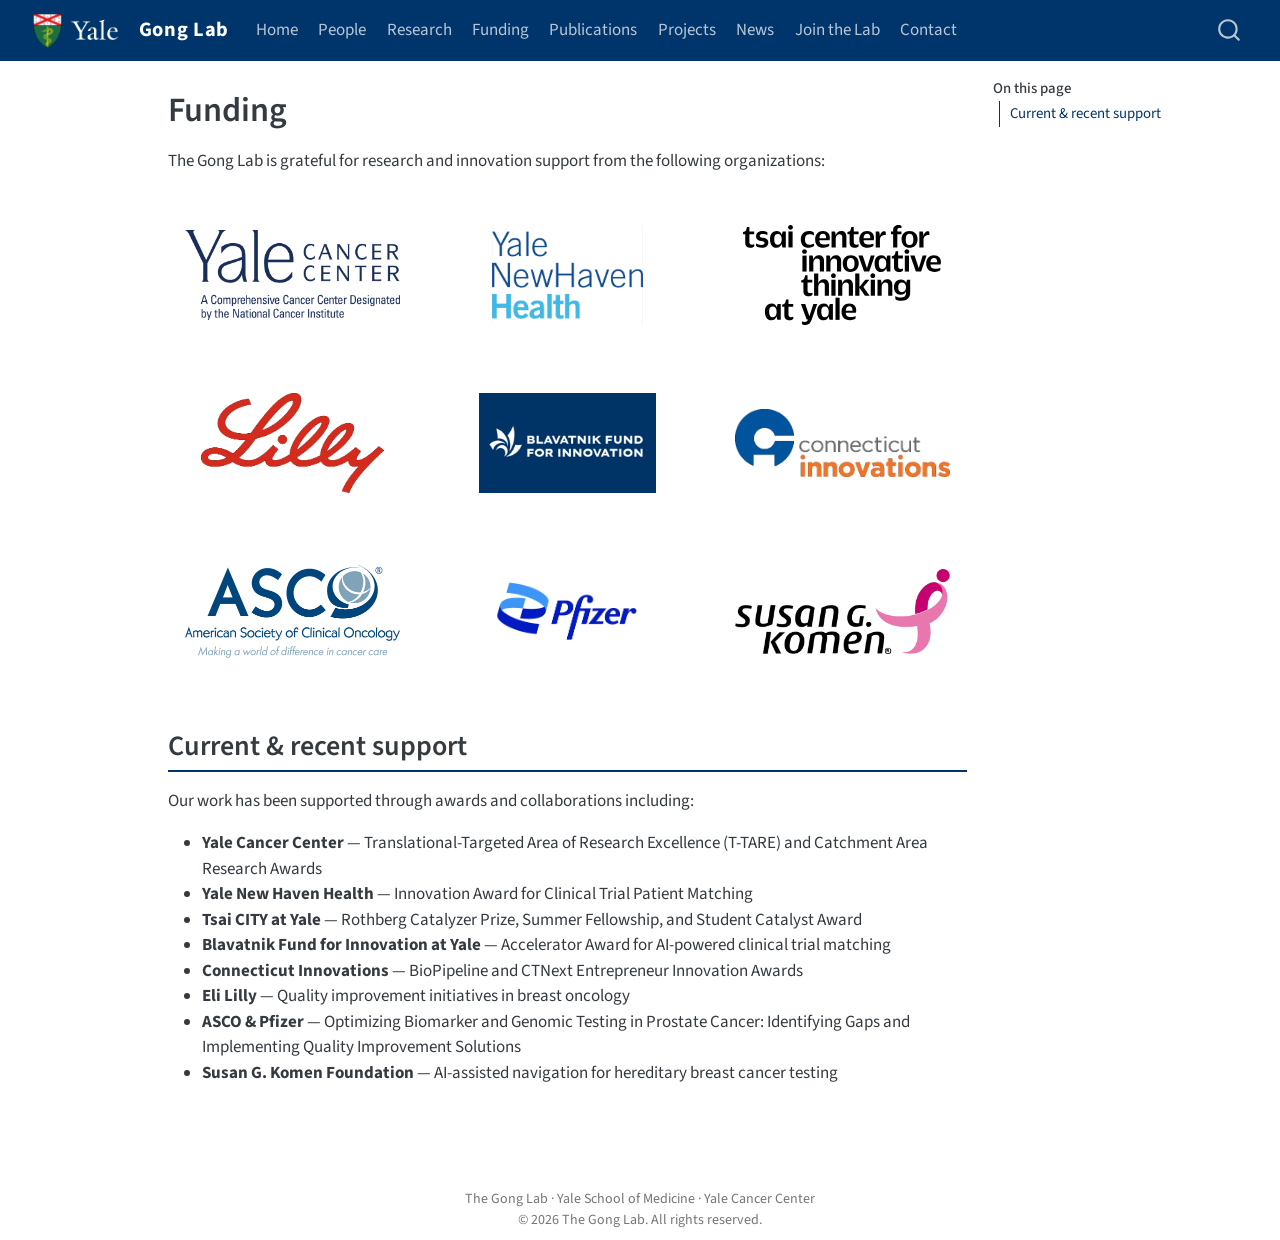
<file: docs/funding.html>
<!DOCTYPE html>
<html xmlns="http://www.w3.org/1999/xhtml" lang="en" xml:lang="en"><head>

<meta charset="utf-8">
<meta name="generator" content="quarto-1.11.9">

<meta name="viewport" content="width=device-width, initial-scale=1.0, user-scalable=yes">


<title>Funding – Gong Lab</title>
<style>
/* Default styles provided by pandoc.
** See https://pandoc.org/MANUAL.html#variables-for-html for config info.
*/
span.smallcaps{font-variant: small-caps;}
div.columns{display: flex; gap: 1.5em;}
div.column{flex: auto;}
@media screen {
div.columns{gap: min(4vw, 1.5em);}
div.column{overflow-x: auto;}
}
div.hanging-indent{margin-left: 1.5em; text-indent: -1.5em;}
ul.task-list{list-style: none;}
ul.task-list li input[type="checkbox"] {
  width: 0.8em;
  margin: 0 0.8em 0.2em -1em; /* quarto-specific, see https://github.com/quarto-dev/quarto-cli/issues/4556 */ 
  vertical-align: middle;
}
</style>


<script src="site_libs/quarto-nav/quarto-nav.js"></script>
<script src="site_libs/quarto-nav/headroom.min.js"></script>
<script src="site_libs/clipboard/clipboard.min.js"></script>
<script src="site_libs/quarto-search/autocomplete.umd.js"></script>
<script src="site_libs/quarto-search/fuse.min.js"></script>
<script src="site_libs/quarto-search/quarto-search.js"></script>
<meta name="quarto:offset" content="./">
<link href="./images/favicon.png" rel="icon" type="image/png">
<script src="site_libs/quarto-html/quarto.js" type="module"></script>
<script src="site_libs/quarto-html/tabsets/tabsets.js" type="module"></script>
<script src="site_libs/quarto-html/scrollable-regions/scrollable-regions.js" type="module"></script>
<script src="site_libs/quarto-html/popper.min.js"></script>
<script src="site_libs/quarto-html/tippy.umd.min.js"></script>
<script src="site_libs/quarto-html/anchor.min.js"></script>
<link href="site_libs/quarto-html/tippy.css" rel="stylesheet">
<link href="site_libs/quarto-html/quarto-syntax-highlighting-63b5708e65d6cd79cd7618c58d0c21e7.css" rel="stylesheet" class="quarto-color-scheme" id="quarto-text-highlighting-styles">
<link href="site_libs/quarto-html/quarto-syntax-highlighting-dark-447e42e69aaa9833c0ba1b986f430b20.css" rel="stylesheet" class="quarto-color-scheme quarto-color-alternate" id="quarto-text-highlighting-styles">
<link href="site_libs/quarto-html/quarto-syntax-highlighting-63b5708e65d6cd79cd7618c58d0c21e7.css" rel="stylesheet" class="quarto-color-scheme-extra" id="quarto-text-highlighting-styles">
<script src="site_libs/bootstrap/bootstrap.min.js"></script>
<link href="site_libs/bootstrap/bootstrap-icons.css" rel="stylesheet">
<link href="site_libs/bootstrap/bootstrap-d49c0a87182299ec1fa49d5443cd5d9a.min.css" rel="stylesheet" append-hash="true" class="quarto-color-scheme" id="quarto-bootstrap" data-mode="light">
<link href="site_libs/bootstrap/bootstrap-dark-d49c0a87182299ec1fa49d5443cd5d9a.min.css" rel="stylesheet" append-hash="true" class="quarto-color-scheme quarto-color-alternate" id="quarto-bootstrap" data-mode="light">
<link href="site_libs/bootstrap/bootstrap-d49c0a87182299ec1fa49d5443cd5d9a.min.css" rel="stylesheet" append-hash="true" class="quarto-color-scheme-extra" id="quarto-bootstrap" data-mode="light">
<script id="quarto-search-options" type="application/json">{
  "location": "navbar",
  "copy-button": false,
  "collapse-after": 3,
  "panel-placement": "end",
  "type": "overlay",
  "limit": 50,
  "keyboard-shortcut": [
    "f",
    "/",
    "s"
  ],
  "show-item-context": false,
  "language": {
    "search-no-results-text": "No results",
    "search-matching-documents-text": "matching documents",
    "search-copy-link-title": "Copy link to search",
    "search-hide-matches-text": "Hide additional matches",
    "search-more-match-text": "more match in this document",
    "search-more-matches-text": "more matches in this document",
    "search-clear-button-title": "Clear",
    "search-text-placeholder": "",
    "search-detached-cancel-button-title": "Cancel",
    "search-submit-button-title": "Submit",
    "search-label": "Search"
  }
}</script>
<meta http-equiv="Cache-Control" content="no-cache, no-store, must-revalidate">
<meta http-equiv="Pragma" content="no-cache">
<meta http-equiv="Expires" content="0">
<link rel="apple-touch-icon" href="images/apple-touch-icon.png">


<link rel="stylesheet" href="styles.css">
</head>

<body class="nav-fixed quarto-light"><a id="quarto-skip-link" class="visually-hidden-focusable" href="#quarto-document-content">Skip to main content</a>

<div id="quarto-search-results"></div>
  <header id="quarto-header" class="headroom fixed-top">
    <nav class="navbar navbar-expand-lg " data-bs-theme="dark" aria-label="Site">
      <div class="navbar-container container-fluid">
      <div class="navbar-brand-container mx-auto">
    <a href="./index.html" class="navbar-brand navbar-brand-logo">
    <img src="./images/yale-combined-logo.png" alt="Yale" class="navbar-logo light-content">
    <img src="./images/yale-combined-logo.png" alt="Yale" class="navbar-logo dark-content">
    </a>
    <a class="navbar-brand" href="./index.html">
    <span class="navbar-title">Gong Lab</span>
    </a>
  </div>
          <button class="navbar-toggler" type="button" data-bs-toggle="collapse" data-bs-target="#navbarCollapse" aria-controls="navbarCollapse" aria-expanded="false" aria-label="Toggle navigation" onclick="if (window.quartoToggleHeadroom) { window.quartoToggleHeadroom(); }">
  <span class="navbar-toggler-icon"></span>
</button>
          <div class="collapse navbar-collapse" id="navbarCollapse">
            <ul class="navbar-nav navbar-nav-scroll me-auto">
  <li class="nav-item">
    <a class="nav-link" href="./index.html"> 
<span class="menu-text">Home</span></a>
  </li>  
  <li class="nav-item">
    <a class="nav-link" href="./people.html"> 
<span class="menu-text">People</span></a>
  </li>  
  <li class="nav-item">
    <a class="nav-link" href="./research.html"> 
<span class="menu-text">Research</span></a>
  </li>  
  <li class="nav-item">
    <a class="nav-link active" href="./funding.html" aria-current="page"> 
<span class="menu-text">Funding</span></a>
  </li>  
  <li class="nav-item">
    <a class="nav-link" href="./publications.html"> 
<span class="menu-text">Publications</span></a>
  </li>  
  <li class="nav-item">
    <a class="nav-link" href="./projects.html"> 
<span class="menu-text">Projects</span></a>
  </li>  
  <li class="nav-item">
    <a class="nav-link" href="./news.html"> 
<span class="menu-text">News</span></a>
  </li>  
  <li class="nav-item">
    <a class="nav-link" href="./join.html"> 
<span class="menu-text">Join the Lab</span></a>
  </li>  
  <li class="nav-item">
    <a class="nav-link" href="./contact.html"> 
<span class="menu-text">Contact</span></a>
  </li>  
</ul>
          </div> <!-- /navcollapse -->
            <div class="quarto-navbar-tools">
</div>
            <div id="quarto-search" class="" title="Search"></div>
      </div> <!-- /container-fluid -->
    </nav>
</header>
<!-- content -->
<div id="quarto-content" class="quarto-container page-columns page-rows-contents page-layout-article page-navbar">
<!-- sidebar -->
<!-- margin-sidebar -->
    <div id="quarto-margin-sidebar" class="sidebar margin-sidebar">
        <nav id="TOC" role="doc-toc" aria-labelledby="toc-title" class="toc-active">
    <h2 id="toc-title">On this page</h2>
   
  <ul>
  <li><a href="#current-recent-support" id="toc-current-recent-support" class="nav-link active" data-scroll-target="#current-recent-support">Current &amp; recent support</a></li>
  </ul>
</nav>
    </div>
<!-- main -->
<main class="content" id="quarto-document-content" tabindex="-1">

<header id="title-block-header" class="quarto-title-block default">
<div class="quarto-title">
<h1 class="title">Funding</h1>
</div>



<div class="quarto-title-meta">

    
  
    
  </div>
  


</header>


<p>The Gong Lab is grateful for research and innovation support from the following organizations:</p>
<div class="funding-grid">
  <a href="https://www.yalecancercenter.org/" aria-label="Yale Cancer Center"><img src="images/funding/yale-cancer-center.png" alt="Yale Cancer Center"></a>
  <a href="https://www.ynhhs.org/" aria-label="Yale New Haven Health"><img src="images/funding/yale-new-haven-health.png" alt="Yale New Haven Health"></a>
  <a href="https://city.yale.edu/" aria-label="Tsai CITY at Yale"><img src="images/funding/tsai-city.svg" alt="Tsai CITY at Yale"></a>
  <a href="https://www.lilly.com/" aria-label="Eli Lilly and Company"><img src="images/funding/eli-lilly.png" alt="Eli Lilly and Company"></a>
  <a href="https://ventures.yale.edu/" aria-label="Blavatnik Fund for Innovation at Yale"><img src="images/funding/blavatnik-fund.png" alt="Blavatnik Fund for Innovation at Yale"></a>
  <a href="https://ctinnovations.com/" aria-label="Connecticut Innovations"><img src="images/funding/connecticut-innovations.png" alt="Connecticut Innovations"></a>
  <a href="https://www.asco.org/" aria-label="ASCO"><img src="images/funding/asco.png" alt="ASCO"></a>
  <a href="https://www.pfizer.com/" aria-label="Pfizer"><img src="images/funding/pfizer.png" alt="Pfizer"></a>
  <a href="https://www.komen.org/" aria-label="Susan G. Komen"><img src="images/funding/susan-g-komen.png" alt="Susan G. Komen"></a>
</div>
<section id="current-recent-support" class="level2">
<h2 class="anchored" data-anchor-id="current-recent-support">Current &amp; recent support</h2>
<p>Our work has been supported through awards and collaborations including:</p>
<ul>
<li><strong>Yale Cancer Center</strong> — Translational-Targeted Area of Research Excellence (T-TARE) and Catchment Area Research Awards</li>
<li><strong>Yale New Haven Health</strong> — Innovation Award for Clinical Trial Patient Matching</li>
<li><strong>Tsai CITY at Yale</strong> — Rothberg Catalyzer Prize, Summer Fellowship, and Student Catalyst Award</li>
<li><strong>Blavatnik Fund for Innovation at Yale</strong> — Accelerator Award for AI-powered clinical trial matching</li>
<li><strong>Connecticut Innovations</strong> — BioPipeline and CTNext Entrepreneur Innovation Awards</li>
<li><strong>Eli Lilly</strong> — Quality improvement initiatives in breast oncology</li>
<li><strong>ASCO &amp; Pfizer</strong> — Optimizing Biomarker and Genomic Testing in Prostate Cancer: Identifying Gaps and Implementing Quality Improvement Solutions</li>
<li><strong>Susan G. Komen Foundation</strong> — AI-assisted navigation for hereditary breast cancer testing</li>
</ul>


</section>

</main> <!-- /main -->
<script id="quarto-html-after-body" type="application/javascript">
  window.document.addEventListener("DOMContentLoaded", function (event) {
    const icon = "";
    const anchorJS = new window.AnchorJS();
    anchorJS.options = {
      placement: 'right',
      icon: icon
    };
    anchorJS.add('.anchored');
    const isCodeAnnotation = (el) => {
      for (const clz of el.classList) {
        if (clz.startsWith('code-annotation-')) {                     
          return true;
        }
      }
      return false;
    }
    const onCopySuccess = function(e) {
      // button target
      const button = e.trigger;
      // don't keep focus
      button.blur();
      // flash "checked"
      button.classList.add('code-copy-button-checked');
      var currentTitle = button.getAttribute("title");
      button.setAttribute("title", "Copied!");
      let tooltip;
      if (window.bootstrap) {
        button.setAttribute("data-bs-toggle", "tooltip");
        button.setAttribute("data-bs-placement", "left");
        button.setAttribute("data-bs-title", "Copied!");
        tooltip = new bootstrap.Tooltip(button, 
          { trigger: "manual", 
            customClass: "code-copy-button-tooltip",
            offset: [0, -8]});
        tooltip.show();    
      }
      setTimeout(function() {
        if (tooltip) {
          tooltip.hide();
          button.removeAttribute("data-bs-title");
          button.removeAttribute("data-bs-toggle");
          button.removeAttribute("data-bs-placement");
        }
        button.setAttribute("title", currentTitle);
        button.classList.remove('code-copy-button-checked');
      }, 1000);
      // clear code selection
      e.clearSelection();
    }
    const getTextToCopy = function(trigger) {
      const outerScaffold = trigger.parentElement.cloneNode(true);
      const codeEl = outerScaffold.querySelector('code');
      for (const childEl of codeEl.children) {
        if (isCodeAnnotation(childEl)) {
          childEl.remove();
        }
      }
      return codeEl.innerText;
    }
    const clipboard = new window.ClipboardJS('.code-copy-button:not([data-in-quarto-modal])', {
      text: getTextToCopy
    });
    clipboard.on('success', onCopySuccess);
    if (window.document.getElementById('quarto-embedded-source-code-modal')) {
      const clipboardModal = new window.ClipboardJS('.code-copy-button[data-in-quarto-modal]', {
        text: getTextToCopy,
        container: window.document.getElementById('quarto-embedded-source-code-modal')
      });
      clipboardModal.on('success', onCopySuccess);
    }
      var localhostRegex = new RegExp(/^(?:http|https):\/\/localhost\:?[0-9]*\//);
      var mailtoRegex = new RegExp(/^mailto:/);
        var filterRegex = new RegExp("https:\/\/gonglab\.org\/");
      var isInternal = (href) => {
          return filterRegex.test(href) || localhostRegex.test(href) || mailtoRegex.test(href);
      }
      // Inspect non-navigation links and adorn them if external
      window.quartoDecorateExternalLinks = function (root) {
     var links = (root || window.document).querySelectorAll('a[href]:not(.nav-link):not(.navbar-brand):not(.toc-action):not(.sidebar-link):not(.sidebar-item-toggle):not(.pagination-link):not(.no-external):not([aria-hidden]):not(.dropdown-item):not(.quarto-navigation-tool):not(.about-link)');
      for (var i=0; i<links.length; i++) {
        const link = links[i];
        if (!isInternal(link.href)) {
          // undo the damage that might have been done by quarto-nav.js in the case of
          // links that we want to consider external
          if (link.dataset.originalHref !== undefined) {
            link.href = link.dataset.originalHref;
          }
          if (!link.classList.contains('no-external-icon')) {
          }
        }
      }
      };
      window.quartoDecorateExternalLinks(window.document);
    // Esc closes the popup (WCAG 1.4.13) and focus leaving both trigger and
    // popup closes it (WCAG 2.4.11); tippy handles neither for interactive popups.
    const hideOnEscAndFocusOut = {
      name: 'hideOnEscAndFocusOut',
      defaultValue: true,
      fn(instance) {
        const dismiss = () => {
          // A show scheduled by the trigger delay would otherwise reopen it
          instance.clearDelayTimeouts();
          instance.hide();
        };
        const onKeyDown = (event) => {
          if (event.key !== 'Escape') {
            return;
          }
          // Keep Esc from also reaching page handlers (e.g. reveal.js overview),
          // except an open reveal.js slide menu, which Esc should close too.
          // The menu handles keys only when its keyboard option is on.
          const menuHandlesEsc = window.Reveal?.getPlugin?.('menu')?.isOpen() &&
            window.Reveal.getConfig().menu?.keyboard !== false;
          if (!menuHandlesEsc) {
            event.stopPropagation();
          }
          if (instance.popper.contains(window.document.activeElement)) {
            // Disabled while refocusing so the focus trigger does not reopen it
            instance.disable();
            instance.reference.focus();
            instance.enable();
          }
          dismiss();
        };
        const onFocusOut = (event) => {
          const target = event.relatedTarget;
          if (target && !instance.reference.contains(target) &&
              !instance.popper.contains(target)) {
            dismiss();
          }
        };
        // On the trigger too: a click trigger (code-annotations: select) has no
        // blur handling. Attached for the instance's lifetime so leaving the
        // trigger also cancels a show still pending on the trigger delay.
        instance.reference.addEventListener('focusout', onFocusOut);
        return {
          onShow() {
            window.document.addEventListener('keydown', onKeyDown, true);
            instance.popper.addEventListener('focusout', onFocusOut);
          },
          onHide() {
            window.document.removeEventListener('keydown', onKeyDown, true);
            instance.popper.removeEventListener('focusout', onFocusOut);
          },
          onDestroy() {
            instance.reference.removeEventListener('focusout', onFocusOut);
          },
        };
      },
    };
    function tippyHover(el, contentFn, onTriggerFn, onUntriggerFn) {
      const config = {
        allowHTML: true,
        maxWidth: 500,
        delay: 100,
        arrow: false,
        appendTo: function(el) {
            return el.parentElement;
        },
        interactive: true,
        interactiveBorder: 10,
        theme: 'quarto',
        placement: 'bottom-start',
        plugins: [hideOnEscAndFocusOut],
      };
      if (contentFn) {
        config.content = contentFn;
      }
      if (onTriggerFn) {
        config.onTrigger = onTriggerFn;
      }
      if (onUntriggerFn) {
        config.onUntrigger = onUntriggerFn;
      }
      window.tippy(el, config); 
    }
    const noterefs = window.document.querySelectorAll('a[role="doc-noteref"]');
    for (var i=0; i<noterefs.length; i++) {
      const ref = noterefs[i];
      tippyHover(ref, function() {
        // use id or data attribute instead here
        let href = ref.getAttribute('data-footnote-href') || ref.getAttribute('href');
        try { href = new URL(href).hash; } catch {}
        const id = href.replace(/^#\/?/, "");
        const note = window.document.getElementById(id);
        if (note) {
          return note.innerHTML;
        } else {
          return "";
        }
      });
    }
    const xrefs = window.document.querySelectorAll('a.quarto-xref');
    const processXRef = (id, note) => {
      // Strip column container classes
      const stripColumnClz = (el) => {
        el.classList.remove("page-full", "page-columns");
        if (el.children) {
          for (const child of el.children) {
            stripColumnClz(child);
          }
        }
      }
      stripColumnClz(note)
      if (id === null || id.startsWith('sec-')) {
        // Special case sections, only their first couple elements
        const container = document.createElement("div");
        if (note.children && note.children.length > 2) {
          container.appendChild(note.children[0].cloneNode(true));
          for (let i = 1; i < note.children.length; i++) {
            const child = note.children[i];
            if (child.tagName === "P" && child.innerText === "") {
              continue;
            } else {
              container.appendChild(child.cloneNode(true));
              break;
            }
          }
          if (window.Quarto?.typesetMath) {
            window.Quarto.typesetMath(container);
          }
          return container.innerHTML
        } else {
          if (window.Quarto?.typesetMath) {
            window.Quarto.typesetMath(note);
          }
          return note.innerHTML;
        }
      } else {
        // Remove any anchor links if they are present
        const anchorLink = note.querySelector('a.anchorjs-link');
        if (anchorLink) {
          anchorLink.remove();
        }
        if (window.Quarto?.typesetMath) {
          window.Quarto.typesetMath(note);
        }
        if (note.classList.contains("callout")) {
          return note.outerHTML;
        } else {
          return note.innerHTML;
        }
      }
    }
    for (var i=0; i<xrefs.length; i++) {
      const xref = xrefs[i];
      tippyHover(xref, undefined, function(instance) {
        instance.disable();
        let url = xref.getAttribute('href');
        let hash = undefined; 
        if (url.startsWith('#')) {
          hash = url;
        } else {
          try { hash = new URL(url).hash; } catch {}
        }
        if (hash) {
          const id = hash.replace(/^#\/?/, "");
          const note = window.document.getElementById(id);
          if (note !== null) {
            try {
              const html = processXRef(id, note.cloneNode(true));
              instance.setContent(html);
            } finally {
              instance.enable();
              instance.show();
            }
          } else {
            // See if we can fetch this
            fetch(url.split('#')[0])
            .then(res => res.text())
            .then(html => {
              const parser = new DOMParser();
              const htmlDoc = parser.parseFromString(html, "text/html");
              const note = htmlDoc.getElementById(id);
              if (note !== null) {
                const html = processXRef(id, note);
                instance.setContent(html);
              } 
            }).finally(() => {
              instance.enable();
              instance.show();
            });
          }
        } else {
          // See if we can fetch a full url (with no hash to target)
          // This is a special case and we should probably do some content thinning / targeting
          fetch(url)
          .then(res => res.text())
          .then(html => {
            const parser = new DOMParser();
            const htmlDoc = parser.parseFromString(html, "text/html");
            const note = htmlDoc.querySelector('main.content');
            if (note !== null) {
              // This should only happen for chapter cross references
              // (since there is no id in the URL)
              // remove the first header
              if (note.children.length > 0 && note.children[0].tagName === "HEADER") {
                note.children[0].remove();
              }
              const html = processXRef(null, note);
              instance.setContent(html);
            } 
          }).finally(() => {
            instance.enable();
            instance.show();
          });
        }
      }, function(instance) {
      });
    }
        let selectedAnnoteEl;
        const selectorForAnnotation = ( cell, annotation) => {
          let cellAttr = 'data-code-cell="' + cell + '"';
          let lineAttr = 'data-code-annotation="' +  annotation + '"';
          const selector = 'span[' + cellAttr + '][' + lineAttr + ']';
          return selector;
        }
        const selectCodeLines = (annoteEl) => {
          const doc = window.document;
          const targetCell = annoteEl.getAttribute("data-target-cell");
          const targetAnnotation = annoteEl.getAttribute("data-target-annotation");
          const annoteSpan = window.document.querySelector(selectorForAnnotation(targetCell, targetAnnotation));
          const lines = annoteSpan.getAttribute("data-code-lines").split(",");
          const lineIds = lines.map((line) => {
            return targetCell + "-" + line;
          })
          // Each band is positioned against its own containing block, which is
          // not the offsetParent of the lines, so place it from client rects.
          const placeBand = (band, firstEl, lastEl, codeBlock) => {
            const container = band.offsetParent;
            if (container === null) {
              return;
            }
            const containerRect = container.getBoundingClientRect();
            // Reveal.js scales slides with a transform, so convert client
            // pixels back to the CSS pixels of the container.
            const scale = containerRect.height / container.offsetHeight || 1;
            const firstRect = firstEl.getBoundingClientRect();
            const lastRect = lastEl.getBoundingClientRect();
            const top = (firstRect.top - containerRect.top) / scale - container.clientTop + container.scrollTop;
            const height = (lastRect.bottom - firstRect.top) / scale;
            band.style.top = top - 2 + "px";
            band.style.height = height + 4 + "px";
            if (codeBlock) {
              // Without the copy button wrapper, the containing block is wider
              // than the code block, so span the code block explicitly.
              const blockRect = codeBlock.getBoundingClientRect();
              band.style.left = (blockRect.left - containerRect.left) / scale - container.clientLeft + container.scrollLeft + "px";
              band.style.width = blockRect.width / scale + "px";
            }
          };
          if (lineIds.length > 0) {
            const el = window.document.getElementById(lineIds[0]);
            const lastEl = window.document.getElementById(lineIds[lineIds.length - 1]);
            const parent = el.parentElement.parentElement;
            // cook up a div (if necessary) and position it
            let div = window.document.getElementById("code-annotation-line-highlight");
            if (div === null) {
              div = window.document.createElement("div");
              div.setAttribute("id", "code-annotation-line-highlight");
              div.style.position = 'absolute';
              parent.appendChild(div);
            }
            placeBand(div, el, lastEl, parent.closest("div.sourceCode") || parent);
            let gutterDiv = window.document.getElementById("code-annotation-line-highlight-gutter");
            if (gutterDiv === null) {
              gutterDiv = window.document.createElement("div");
              gutterDiv.setAttribute("id", "code-annotation-line-highlight-gutter");
              gutterDiv.style.position = 'absolute';
              const codeCell = window.document.getElementById(targetCell);
              const gutter = codeCell.querySelector('.code-annotation-gutter');
              gutter.appendChild(gutterDiv);
            }
            placeBand(gutterDiv, el, lastEl);
            selectedAnnoteEl = annoteEl;
          }
        };
        const unselectCodeLines = () => {
          const elementsIds = ["code-annotation-line-highlight", "code-annotation-line-highlight-gutter"];
          elementsIds.forEach((elId) => {
            const div = window.document.getElementById(elId);
            if (div) {
              div.remove();
            }
          });
          selectedAnnoteEl = undefined;
        };
          // Handle positioning of the toggle
      window.addEventListener(
        "resize",
        throttle(() => {
          elRect = undefined;
          if (selectedAnnoteEl) {
            selectCodeLines(selectedAnnoteEl);
          }
        }, 10)
      );
      function throttle(fn, ms) {
      let throttle = false;
      let timer;
        return (...args) => {
          if(!throttle) { // first call gets through
              fn.apply(this, args);
              throttle = true;
          } else { // all the others get throttled
              if(timer) clearTimeout(timer); // cancel #2
              timer = setTimeout(() => {
                fn.apply(this, args);
                timer = throttle = false;
              }, ms);
          }
        };
      }
        // Attach click handler to the DT
        const annoteDls = window.document.querySelectorAll('dt[data-target-cell]');
        for (const annoteDlNode of annoteDls) {
          annoteDlNode.addEventListener('click', (event) => {
            const clickedEl = event.target;
            if (clickedEl !== selectedAnnoteEl) {
              unselectCodeLines();
              const activeEl = window.document.querySelector('dt[data-target-cell].code-annotation-active');
              if (activeEl) {
                activeEl.classList.remove('code-annotation-active');
              }
              selectCodeLines(clickedEl);
              clickedEl.classList.add('code-annotation-active');
            } else {
              // Unselect the line
              unselectCodeLines();
              clickedEl.classList.remove('code-annotation-active');
            }
          });
        }
    const findCites = (el) => {
      const parentEl = el.parentElement;
      if (parentEl) {
        const cites = parentEl.dataset.cites;
        if (cites) {
          return {
            el,
            cites: cites.split(' ')
          };
        } else {
          return findCites(el.parentElement)
        }
      } else {
        return undefined;
      }
    };
    var bibliorefs = window.document.querySelectorAll('a[role="doc-biblioref"]');
    for (var i=0; i<bibliorefs.length; i++) {
      const ref = bibliorefs[i];
      const citeInfo = findCites(ref);
      if (citeInfo) {
        tippyHover(citeInfo.el, function() {
          var popup = window.document.createElement('div');
          citeInfo.cites.forEach(function(cite) {
            var citeDiv = window.document.createElement('div');
            citeDiv.classList.add('hanging-indent');
            citeDiv.classList.add('csl-entry');
            var biblioDiv = window.document.getElementById('ref-' + cite);
            if (biblioDiv) {
              citeDiv.innerHTML = biblioDiv.innerHTML;
            }
            popup.appendChild(citeDiv);
          });
          return popup.innerHTML;
        });
      }
    }
  });
  </script>
  <script type="application/javascript">
  window.quartoScrollableRegionsLabels = {"code":"Scrollable code","output":"Scrollable output"};
  </script>
</div> <!-- /content -->
<footer class="footer">
  <div class="nav-footer">
    <div class="nav-footer-left">
      &nbsp;
    </div>   
    <div class="nav-footer-center">
<p>The Gong Lab · Yale School of Medicine · Yale Cancer Center<br>
© 2026 The Gong Lab. All rights reserved.</p>
</div>
    <div class="nav-footer-right">
      &nbsp;
    </div>
  </div>
</footer>




</body></html>
</file>
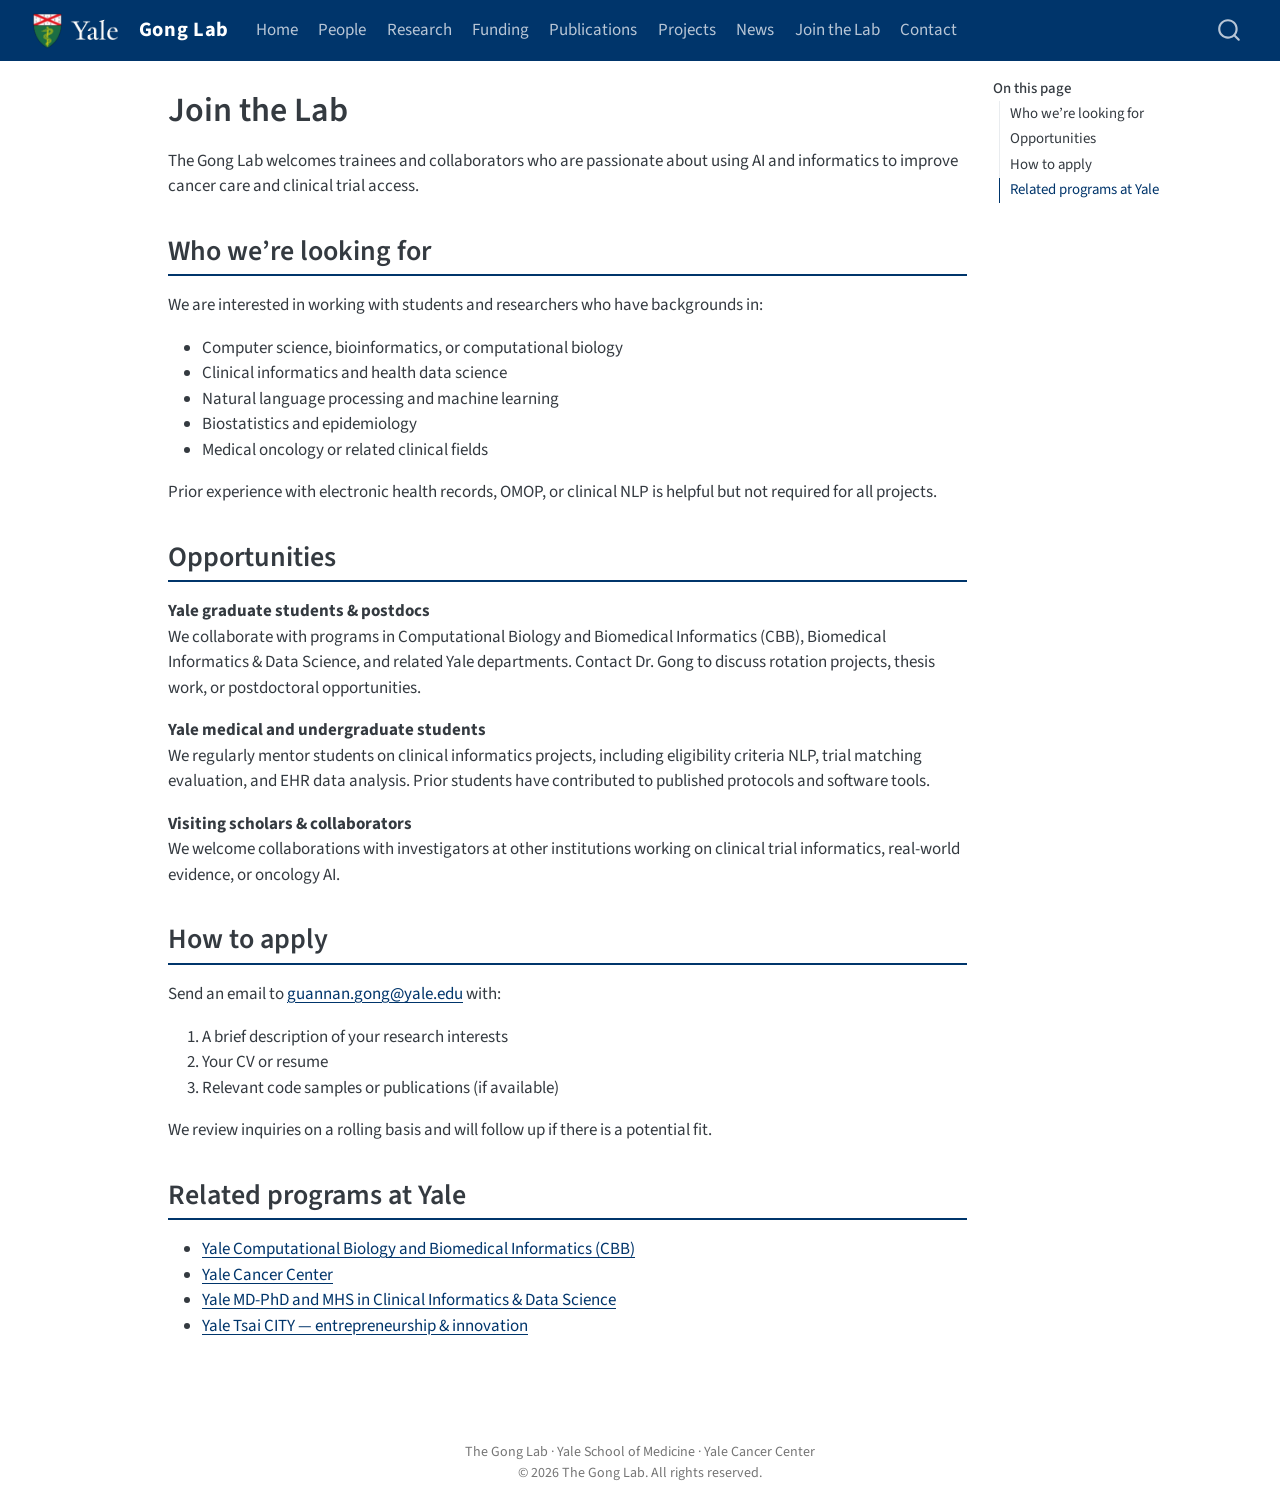
<file: docs/join.html>
<!DOCTYPE html>
<html xmlns="http://www.w3.org/1999/xhtml" lang="en" xml:lang="en"><head>

<meta charset="utf-8">
<meta name="generator" content="quarto-1.11.9">

<meta name="viewport" content="width=device-width, initial-scale=1.0, user-scalable=yes">


<title>Join the Lab – Gong Lab</title>
<style>
/* Default styles provided by pandoc.
** See https://pandoc.org/MANUAL.html#variables-for-html for config info.
*/
span.smallcaps{font-variant: small-caps;}
div.columns{display: flex; gap: 1.5em;}
div.column{flex: auto;}
@media screen {
div.columns{gap: min(4vw, 1.5em);}
div.column{overflow-x: auto;}
}
div.hanging-indent{margin-left: 1.5em; text-indent: -1.5em;}
ul.task-list{list-style: none;}
ul.task-list li input[type="checkbox"] {
  width: 0.8em;
  margin: 0 0.8em 0.2em -1em; /* quarto-specific, see https://github.com/quarto-dev/quarto-cli/issues/4556 */ 
  vertical-align: middle;
}
</style>


<script src="site_libs/quarto-nav/quarto-nav.js"></script>
<script src="site_libs/quarto-nav/headroom.min.js"></script>
<script src="site_libs/clipboard/clipboard.min.js"></script>
<script src="site_libs/quarto-search/autocomplete.umd.js"></script>
<script src="site_libs/quarto-search/fuse.min.js"></script>
<script src="site_libs/quarto-search/quarto-search.js"></script>
<meta name="quarto:offset" content="./">
<link href="./images/favicon.png" rel="icon" type="image/png">
<script src="site_libs/quarto-html/quarto.js" type="module"></script>
<script src="site_libs/quarto-html/tabsets/tabsets.js" type="module"></script>
<script src="site_libs/quarto-html/scrollable-regions/scrollable-regions.js" type="module"></script>
<script src="site_libs/quarto-html/popper.min.js"></script>
<script src="site_libs/quarto-html/tippy.umd.min.js"></script>
<script src="site_libs/quarto-html/anchor.min.js"></script>
<link href="site_libs/quarto-html/tippy.css" rel="stylesheet">
<link href="site_libs/quarto-html/quarto-syntax-highlighting-63b5708e65d6cd79cd7618c58d0c21e7.css" rel="stylesheet" class="quarto-color-scheme" id="quarto-text-highlighting-styles">
<link href="site_libs/quarto-html/quarto-syntax-highlighting-dark-447e42e69aaa9833c0ba1b986f430b20.css" rel="stylesheet" class="quarto-color-scheme quarto-color-alternate" id="quarto-text-highlighting-styles">
<link href="site_libs/quarto-html/quarto-syntax-highlighting-63b5708e65d6cd79cd7618c58d0c21e7.css" rel="stylesheet" class="quarto-color-scheme-extra" id="quarto-text-highlighting-styles">
<script src="site_libs/bootstrap/bootstrap.min.js"></script>
<link href="site_libs/bootstrap/bootstrap-icons.css" rel="stylesheet">
<link href="site_libs/bootstrap/bootstrap-d49c0a87182299ec1fa49d5443cd5d9a.min.css" rel="stylesheet" append-hash="true" class="quarto-color-scheme" id="quarto-bootstrap" data-mode="light">
<link href="site_libs/bootstrap/bootstrap-dark-d49c0a87182299ec1fa49d5443cd5d9a.min.css" rel="stylesheet" append-hash="true" class="quarto-color-scheme quarto-color-alternate" id="quarto-bootstrap" data-mode="light">
<link href="site_libs/bootstrap/bootstrap-d49c0a87182299ec1fa49d5443cd5d9a.min.css" rel="stylesheet" append-hash="true" class="quarto-color-scheme-extra" id="quarto-bootstrap" data-mode="light">
<script id="quarto-search-options" type="application/json">{
  "location": "navbar",
  "copy-button": false,
  "collapse-after": 3,
  "panel-placement": "end",
  "type": "overlay",
  "limit": 50,
  "keyboard-shortcut": [
    "f",
    "/",
    "s"
  ],
  "show-item-context": false,
  "language": {
    "search-no-results-text": "No results",
    "search-matching-documents-text": "matching documents",
    "search-copy-link-title": "Copy link to search",
    "search-hide-matches-text": "Hide additional matches",
    "search-more-match-text": "more match in this document",
    "search-more-matches-text": "more matches in this document",
    "search-clear-button-title": "Clear",
    "search-text-placeholder": "",
    "search-detached-cancel-button-title": "Cancel",
    "search-submit-button-title": "Submit",
    "search-label": "Search"
  }
}</script>
<meta http-equiv="Cache-Control" content="no-cache, no-store, must-revalidate">
<meta http-equiv="Pragma" content="no-cache">
<meta http-equiv="Expires" content="0">
<link rel="apple-touch-icon" href="images/apple-touch-icon.png">


<link rel="stylesheet" href="styles.css">
</head>

<body class="nav-fixed quarto-light"><a id="quarto-skip-link" class="visually-hidden-focusable" href="#quarto-document-content">Skip to main content</a>

<div id="quarto-search-results"></div>
  <header id="quarto-header" class="headroom fixed-top">
    <nav class="navbar navbar-expand-lg " data-bs-theme="dark" aria-label="Site">
      <div class="navbar-container container-fluid">
      <div class="navbar-brand-container mx-auto">
    <a href="./index.html" class="navbar-brand navbar-brand-logo">
    <img src="./images/yale-combined-logo.png" alt="Yale" class="navbar-logo light-content">
    <img src="./images/yale-combined-logo.png" alt="Yale" class="navbar-logo dark-content">
    </a>
    <a class="navbar-brand" href="./index.html">
    <span class="navbar-title">Gong Lab</span>
    </a>
  </div>
          <button class="navbar-toggler" type="button" data-bs-toggle="collapse" data-bs-target="#navbarCollapse" aria-controls="navbarCollapse" aria-expanded="false" aria-label="Toggle navigation" onclick="if (window.quartoToggleHeadroom) { window.quartoToggleHeadroom(); }">
  <span class="navbar-toggler-icon"></span>
</button>
          <div class="collapse navbar-collapse" id="navbarCollapse">
            <ul class="navbar-nav navbar-nav-scroll me-auto">
  <li class="nav-item">
    <a class="nav-link" href="./index.html"> 
<span class="menu-text">Home</span></a>
  </li>  
  <li class="nav-item">
    <a class="nav-link" href="./people.html"> 
<span class="menu-text">People</span></a>
  </li>  
  <li class="nav-item">
    <a class="nav-link" href="./research.html"> 
<span class="menu-text">Research</span></a>
  </li>  
  <li class="nav-item">
    <a class="nav-link" href="./funding.html"> 
<span class="menu-text">Funding</span></a>
  </li>  
  <li class="nav-item">
    <a class="nav-link" href="./publications.html"> 
<span class="menu-text">Publications</span></a>
  </li>  
  <li class="nav-item">
    <a class="nav-link" href="./projects.html"> 
<span class="menu-text">Projects</span></a>
  </li>  
  <li class="nav-item">
    <a class="nav-link" href="./news.html"> 
<span class="menu-text">News</span></a>
  </li>  
  <li class="nav-item">
    <a class="nav-link active" href="./join.html" aria-current="page"> 
<span class="menu-text">Join the Lab</span></a>
  </li>  
  <li class="nav-item">
    <a class="nav-link" href="./contact.html"> 
<span class="menu-text">Contact</span></a>
  </li>  
</ul>
          </div> <!-- /navcollapse -->
            <div class="quarto-navbar-tools">
</div>
            <div id="quarto-search" class="" title="Search"></div>
      </div> <!-- /container-fluid -->
    </nav>
</header>
<!-- content -->
<div id="quarto-content" class="quarto-container page-columns page-rows-contents page-layout-article page-navbar">
<!-- sidebar -->
<!-- margin-sidebar -->
    <div id="quarto-margin-sidebar" class="sidebar margin-sidebar">
        <nav id="TOC" role="doc-toc" aria-labelledby="toc-title" class="toc-active">
    <h2 id="toc-title">On this page</h2>
   
  <ul>
  <li><a href="#who-were-looking-for" id="toc-who-were-looking-for" class="nav-link active" data-scroll-target="#who-were-looking-for">Who we’re looking for</a></li>
  <li><a href="#opportunities" id="toc-opportunities" class="nav-link" data-scroll-target="#opportunities">Opportunities</a></li>
  <li><a href="#how-to-apply" id="toc-how-to-apply" class="nav-link" data-scroll-target="#how-to-apply">How to apply</a></li>
  <li><a href="#related-programs-at-yale" id="toc-related-programs-at-yale" class="nav-link" data-scroll-target="#related-programs-at-yale">Related programs at Yale</a></li>
  </ul>
</nav>
    </div>
<!-- main -->
<main class="content" id="quarto-document-content" tabindex="-1">

<header id="title-block-header" class="quarto-title-block default">
<div class="quarto-title">
<h1 class="title">Join the Lab</h1>
</div>



<div class="quarto-title-meta">

    
  
    
  </div>
  


</header>


<p>The Gong Lab welcomes trainees and collaborators who are passionate about using AI and informatics to improve cancer care and clinical trial access.</p>
<section id="who-were-looking-for" class="level2">
<h2 class="anchored" data-anchor-id="who-were-looking-for">Who we’re looking for</h2>
<p>We are interested in working with students and researchers who have backgrounds in:</p>
<ul>
<li>Computer science, bioinformatics, or computational biology</li>
<li>Clinical informatics and health data science</li>
<li>Natural language processing and machine learning</li>
<li>Biostatistics and epidemiology</li>
<li>Medical oncology or related clinical fields</li>
</ul>
<p>Prior experience with electronic health records, OMOP, or clinical NLP is helpful but not required for all projects.</p>
</section>
<section id="opportunities" class="level2">
<h2 class="anchored" data-anchor-id="opportunities">Opportunities</h2>
<p><strong>Yale graduate students &amp; postdocs</strong><br>
We collaborate with programs in Computational Biology and Biomedical Informatics (CBB), Biomedical Informatics &amp; Data Science, and related Yale departments. Contact Dr.&nbsp;Gong to discuss rotation projects, thesis work, or postdoctoral opportunities.</p>
<p><strong>Yale medical and undergraduate students</strong><br>
We regularly mentor students on clinical informatics projects, including eligibility criteria NLP, trial matching evaluation, and EHR data analysis. Prior students have contributed to published protocols and software tools.</p>
<p><strong>Visiting scholars &amp; collaborators</strong><br>
We welcome collaborations with investigators at other institutions working on clinical trial informatics, real-world evidence, or oncology AI.</p>
</section>
<section id="how-to-apply" class="level2">
<h2 class="anchored" data-anchor-id="how-to-apply">How to apply</h2>
<p>Send an email to <a href="mailto:guannan.gong@yale.edu">guannan.gong@yale.edu</a> with:</p>
<ol type="1">
<li>A brief description of your research interests</li>
<li>Your CV or resume</li>
<li>Relevant code samples or publications (if available)</li>
</ol>
<p>We review inquiries on a rolling basis and will follow up if there is a potential fit.</p>
</section>
<section id="related-programs-at-yale" class="level2">
<h2 class="anchored" data-anchor-id="related-programs-at-yale">Related programs at Yale</h2>
<ul>
<li><a href="https://cbb.yale.edu/">Yale Computational Biology and Biomedical Informatics (CBB)</a></li>
<li><a href="https://www.yalecancercenter.org/">Yale Cancer Center</a></li>
<li><a href="https://medicine.yale.edu/edu/mhs-degree/clinical-informatics-data-science/">Yale MD-PhD and MHS in Clinical Informatics &amp; Data Science</a></li>
<li><a href="https://city.yale.edu/">Yale Tsai CITY — entrepreneurship &amp; innovation</a></li>
</ul>


</section>

</main> <!-- /main -->
<script id="quarto-html-after-body" type="application/javascript">
  window.document.addEventListener("DOMContentLoaded", function (event) {
    const icon = "";
    const anchorJS = new window.AnchorJS();
    anchorJS.options = {
      placement: 'right',
      icon: icon
    };
    anchorJS.add('.anchored');
    const isCodeAnnotation = (el) => {
      for (const clz of el.classList) {
        if (clz.startsWith('code-annotation-')) {                     
          return true;
        }
      }
      return false;
    }
    const onCopySuccess = function(e) {
      // button target
      const button = e.trigger;
      // don't keep focus
      button.blur();
      // flash "checked"
      button.classList.add('code-copy-button-checked');
      var currentTitle = button.getAttribute("title");
      button.setAttribute("title", "Copied!");
      let tooltip;
      if (window.bootstrap) {
        button.setAttribute("data-bs-toggle", "tooltip");
        button.setAttribute("data-bs-placement", "left");
        button.setAttribute("data-bs-title", "Copied!");
        tooltip = new bootstrap.Tooltip(button, 
          { trigger: "manual", 
            customClass: "code-copy-button-tooltip",
            offset: [0, -8]});
        tooltip.show();    
      }
      setTimeout(function() {
        if (tooltip) {
          tooltip.hide();
          button.removeAttribute("data-bs-title");
          button.removeAttribute("data-bs-toggle");
          button.removeAttribute("data-bs-placement");
        }
        button.setAttribute("title", currentTitle);
        button.classList.remove('code-copy-button-checked');
      }, 1000);
      // clear code selection
      e.clearSelection();
    }
    const getTextToCopy = function(trigger) {
      const outerScaffold = trigger.parentElement.cloneNode(true);
      const codeEl = outerScaffold.querySelector('code');
      for (const childEl of codeEl.children) {
        if (isCodeAnnotation(childEl)) {
          childEl.remove();
        }
      }
      return codeEl.innerText;
    }
    const clipboard = new window.ClipboardJS('.code-copy-button:not([data-in-quarto-modal])', {
      text: getTextToCopy
    });
    clipboard.on('success', onCopySuccess);
    if (window.document.getElementById('quarto-embedded-source-code-modal')) {
      const clipboardModal = new window.ClipboardJS('.code-copy-button[data-in-quarto-modal]', {
        text: getTextToCopy,
        container: window.document.getElementById('quarto-embedded-source-code-modal')
      });
      clipboardModal.on('success', onCopySuccess);
    }
      var localhostRegex = new RegExp(/^(?:http|https):\/\/localhost\:?[0-9]*\//);
      var mailtoRegex = new RegExp(/^mailto:/);
        var filterRegex = new RegExp("https:\/\/gonglab\.org\/");
      var isInternal = (href) => {
          return filterRegex.test(href) || localhostRegex.test(href) || mailtoRegex.test(href);
      }
      // Inspect non-navigation links and adorn them if external
      window.quartoDecorateExternalLinks = function (root) {
     var links = (root || window.document).querySelectorAll('a[href]:not(.nav-link):not(.navbar-brand):not(.toc-action):not(.sidebar-link):not(.sidebar-item-toggle):not(.pagination-link):not(.no-external):not([aria-hidden]):not(.dropdown-item):not(.quarto-navigation-tool):not(.about-link)');
      for (var i=0; i<links.length; i++) {
        const link = links[i];
        if (!isInternal(link.href)) {
          // undo the damage that might have been done by quarto-nav.js in the case of
          // links that we want to consider external
          if (link.dataset.originalHref !== undefined) {
            link.href = link.dataset.originalHref;
          }
          if (!link.classList.contains('no-external-icon')) {
          }
        }
      }
      };
      window.quartoDecorateExternalLinks(window.document);
    // Esc closes the popup (WCAG 1.4.13) and focus leaving both trigger and
    // popup closes it (WCAG 2.4.11); tippy handles neither for interactive popups.
    const hideOnEscAndFocusOut = {
      name: 'hideOnEscAndFocusOut',
      defaultValue: true,
      fn(instance) {
        const dismiss = () => {
          // A show scheduled by the trigger delay would otherwise reopen it
          instance.clearDelayTimeouts();
          instance.hide();
        };
        const onKeyDown = (event) => {
          if (event.key !== 'Escape') {
            return;
          }
          // Keep Esc from also reaching page handlers (e.g. reveal.js overview),
          // except an open reveal.js slide menu, which Esc should close too.
          // The menu handles keys only when its keyboard option is on.
          const menuHandlesEsc = window.Reveal?.getPlugin?.('menu')?.isOpen() &&
            window.Reveal.getConfig().menu?.keyboard !== false;
          if (!menuHandlesEsc) {
            event.stopPropagation();
          }
          if (instance.popper.contains(window.document.activeElement)) {
            // Disabled while refocusing so the focus trigger does not reopen it
            instance.disable();
            instance.reference.focus();
            instance.enable();
          }
          dismiss();
        };
        const onFocusOut = (event) => {
          const target = event.relatedTarget;
          if (target && !instance.reference.contains(target) &&
              !instance.popper.contains(target)) {
            dismiss();
          }
        };
        // On the trigger too: a click trigger (code-annotations: select) has no
        // blur handling. Attached for the instance's lifetime so leaving the
        // trigger also cancels a show still pending on the trigger delay.
        instance.reference.addEventListener('focusout', onFocusOut);
        return {
          onShow() {
            window.document.addEventListener('keydown', onKeyDown, true);
            instance.popper.addEventListener('focusout', onFocusOut);
          },
          onHide() {
            window.document.removeEventListener('keydown', onKeyDown, true);
            instance.popper.removeEventListener('focusout', onFocusOut);
          },
          onDestroy() {
            instance.reference.removeEventListener('focusout', onFocusOut);
          },
        };
      },
    };
    function tippyHover(el, contentFn, onTriggerFn, onUntriggerFn) {
      const config = {
        allowHTML: true,
        maxWidth: 500,
        delay: 100,
        arrow: false,
        appendTo: function(el) {
            return el.parentElement;
        },
        interactive: true,
        interactiveBorder: 10,
        theme: 'quarto',
        placement: 'bottom-start',
        plugins: [hideOnEscAndFocusOut],
      };
      if (contentFn) {
        config.content = contentFn;
      }
      if (onTriggerFn) {
        config.onTrigger = onTriggerFn;
      }
      if (onUntriggerFn) {
        config.onUntrigger = onUntriggerFn;
      }
      window.tippy(el, config); 
    }
    const noterefs = window.document.querySelectorAll('a[role="doc-noteref"]');
    for (var i=0; i<noterefs.length; i++) {
      const ref = noterefs[i];
      tippyHover(ref, function() {
        // use id or data attribute instead here
        let href = ref.getAttribute('data-footnote-href') || ref.getAttribute('href');
        try { href = new URL(href).hash; } catch {}
        const id = href.replace(/^#\/?/, "");
        const note = window.document.getElementById(id);
        if (note) {
          return note.innerHTML;
        } else {
          return "";
        }
      });
    }
    const xrefs = window.document.querySelectorAll('a.quarto-xref');
    const processXRef = (id, note) => {
      // Strip column container classes
      const stripColumnClz = (el) => {
        el.classList.remove("page-full", "page-columns");
        if (el.children) {
          for (const child of el.children) {
            stripColumnClz(child);
          }
        }
      }
      stripColumnClz(note)
      if (id === null || id.startsWith('sec-')) {
        // Special case sections, only their first couple elements
        const container = document.createElement("div");
        if (note.children && note.children.length > 2) {
          container.appendChild(note.children[0].cloneNode(true));
          for (let i = 1; i < note.children.length; i++) {
            const child = note.children[i];
            if (child.tagName === "P" && child.innerText === "") {
              continue;
            } else {
              container.appendChild(child.cloneNode(true));
              break;
            }
          }
          if (window.Quarto?.typesetMath) {
            window.Quarto.typesetMath(container);
          }
          return container.innerHTML
        } else {
          if (window.Quarto?.typesetMath) {
            window.Quarto.typesetMath(note);
          }
          return note.innerHTML;
        }
      } else {
        // Remove any anchor links if they are present
        const anchorLink = note.querySelector('a.anchorjs-link');
        if (anchorLink) {
          anchorLink.remove();
        }
        if (window.Quarto?.typesetMath) {
          window.Quarto.typesetMath(note);
        }
        if (note.classList.contains("callout")) {
          return note.outerHTML;
        } else {
          return note.innerHTML;
        }
      }
    }
    for (var i=0; i<xrefs.length; i++) {
      const xref = xrefs[i];
      tippyHover(xref, undefined, function(instance) {
        instance.disable();
        let url = xref.getAttribute('href');
        let hash = undefined; 
        if (url.startsWith('#')) {
          hash = url;
        } else {
          try { hash = new URL(url).hash; } catch {}
        }
        if (hash) {
          const id = hash.replace(/^#\/?/, "");
          const note = window.document.getElementById(id);
          if (note !== null) {
            try {
              const html = processXRef(id, note.cloneNode(true));
              instance.setContent(html);
            } finally {
              instance.enable();
              instance.show();
            }
          } else {
            // See if we can fetch this
            fetch(url.split('#')[0])
            .then(res => res.text())
            .then(html => {
              const parser = new DOMParser();
              const htmlDoc = parser.parseFromString(html, "text/html");
              const note = htmlDoc.getElementById(id);
              if (note !== null) {
                const html = processXRef(id, note);
                instance.setContent(html);
              } 
            }).finally(() => {
              instance.enable();
              instance.show();
            });
          }
        } else {
          // See if we can fetch a full url (with no hash to target)
          // This is a special case and we should probably do some content thinning / targeting
          fetch(url)
          .then(res => res.text())
          .then(html => {
            const parser = new DOMParser();
            const htmlDoc = parser.parseFromString(html, "text/html");
            const note = htmlDoc.querySelector('main.content');
            if (note !== null) {
              // This should only happen for chapter cross references
              // (since there is no id in the URL)
              // remove the first header
              if (note.children.length > 0 && note.children[0].tagName === "HEADER") {
                note.children[0].remove();
              }
              const html = processXRef(null, note);
              instance.setContent(html);
            } 
          }).finally(() => {
            instance.enable();
            instance.show();
          });
        }
      }, function(instance) {
      });
    }
        let selectedAnnoteEl;
        const selectorForAnnotation = ( cell, annotation) => {
          let cellAttr = 'data-code-cell="' + cell + '"';
          let lineAttr = 'data-code-annotation="' +  annotation + '"';
          const selector = 'span[' + cellAttr + '][' + lineAttr + ']';
          return selector;
        }
        const selectCodeLines = (annoteEl) => {
          const doc = window.document;
          const targetCell = annoteEl.getAttribute("data-target-cell");
          const targetAnnotation = annoteEl.getAttribute("data-target-annotation");
          const annoteSpan = window.document.querySelector(selectorForAnnotation(targetCell, targetAnnotation));
          const lines = annoteSpan.getAttribute("data-code-lines").split(",");
          const lineIds = lines.map((line) => {
            return targetCell + "-" + line;
          })
          // Each band is positioned against its own containing block, which is
          // not the offsetParent of the lines, so place it from client rects.
          const placeBand = (band, firstEl, lastEl, codeBlock) => {
            const container = band.offsetParent;
            if (container === null) {
              return;
            }
            const containerRect = container.getBoundingClientRect();
            // Reveal.js scales slides with a transform, so convert client
            // pixels back to the CSS pixels of the container.
            const scale = containerRect.height / container.offsetHeight || 1;
            const firstRect = firstEl.getBoundingClientRect();
            const lastRect = lastEl.getBoundingClientRect();
            const top = (firstRect.top - containerRect.top) / scale - container.clientTop + container.scrollTop;
            const height = (lastRect.bottom - firstRect.top) / scale;
            band.style.top = top - 2 + "px";
            band.style.height = height + 4 + "px";
            if (codeBlock) {
              // Without the copy button wrapper, the containing block is wider
              // than the code block, so span the code block explicitly.
              const blockRect = codeBlock.getBoundingClientRect();
              band.style.left = (blockRect.left - containerRect.left) / scale - container.clientLeft + container.scrollLeft + "px";
              band.style.width = blockRect.width / scale + "px";
            }
          };
          if (lineIds.length > 0) {
            const el = window.document.getElementById(lineIds[0]);
            const lastEl = window.document.getElementById(lineIds[lineIds.length - 1]);
            const parent = el.parentElement.parentElement;
            // cook up a div (if necessary) and position it
            let div = window.document.getElementById("code-annotation-line-highlight");
            if (div === null) {
              div = window.document.createElement("div");
              div.setAttribute("id", "code-annotation-line-highlight");
              div.style.position = 'absolute';
              parent.appendChild(div);
            }
            placeBand(div, el, lastEl, parent.closest("div.sourceCode") || parent);
            let gutterDiv = window.document.getElementById("code-annotation-line-highlight-gutter");
            if (gutterDiv === null) {
              gutterDiv = window.document.createElement("div");
              gutterDiv.setAttribute("id", "code-annotation-line-highlight-gutter");
              gutterDiv.style.position = 'absolute';
              const codeCell = window.document.getElementById(targetCell);
              const gutter = codeCell.querySelector('.code-annotation-gutter');
              gutter.appendChild(gutterDiv);
            }
            placeBand(gutterDiv, el, lastEl);
            selectedAnnoteEl = annoteEl;
          }
        };
        const unselectCodeLines = () => {
          const elementsIds = ["code-annotation-line-highlight", "code-annotation-line-highlight-gutter"];
          elementsIds.forEach((elId) => {
            const div = window.document.getElementById(elId);
            if (div) {
              div.remove();
            }
          });
          selectedAnnoteEl = undefined;
        };
          // Handle positioning of the toggle
      window.addEventListener(
        "resize",
        throttle(() => {
          elRect = undefined;
          if (selectedAnnoteEl) {
            selectCodeLines(selectedAnnoteEl);
          }
        }, 10)
      );
      function throttle(fn, ms) {
      let throttle = false;
      let timer;
        return (...args) => {
          if(!throttle) { // first call gets through
              fn.apply(this, args);
              throttle = true;
          } else { // all the others get throttled
              if(timer) clearTimeout(timer); // cancel #2
              timer = setTimeout(() => {
                fn.apply(this, args);
                timer = throttle = false;
              }, ms);
          }
        };
      }
        // Attach click handler to the DT
        const annoteDls = window.document.querySelectorAll('dt[data-target-cell]');
        for (const annoteDlNode of annoteDls) {
          annoteDlNode.addEventListener('click', (event) => {
            const clickedEl = event.target;
            if (clickedEl !== selectedAnnoteEl) {
              unselectCodeLines();
              const activeEl = window.document.querySelector('dt[data-target-cell].code-annotation-active');
              if (activeEl) {
                activeEl.classList.remove('code-annotation-active');
              }
              selectCodeLines(clickedEl);
              clickedEl.classList.add('code-annotation-active');
            } else {
              // Unselect the line
              unselectCodeLines();
              clickedEl.classList.remove('code-annotation-active');
            }
          });
        }
    const findCites = (el) => {
      const parentEl = el.parentElement;
      if (parentEl) {
        const cites = parentEl.dataset.cites;
        if (cites) {
          return {
            el,
            cites: cites.split(' ')
          };
        } else {
          return findCites(el.parentElement)
        }
      } else {
        return undefined;
      }
    };
    var bibliorefs = window.document.querySelectorAll('a[role="doc-biblioref"]');
    for (var i=0; i<bibliorefs.length; i++) {
      const ref = bibliorefs[i];
      const citeInfo = findCites(ref);
      if (citeInfo) {
        tippyHover(citeInfo.el, function() {
          var popup = window.document.createElement('div');
          citeInfo.cites.forEach(function(cite) {
            var citeDiv = window.document.createElement('div');
            citeDiv.classList.add('hanging-indent');
            citeDiv.classList.add('csl-entry');
            var biblioDiv = window.document.getElementById('ref-' + cite);
            if (biblioDiv) {
              citeDiv.innerHTML = biblioDiv.innerHTML;
            }
            popup.appendChild(citeDiv);
          });
          return popup.innerHTML;
        });
      }
    }
  });
  </script>
  <script type="application/javascript">
  window.quartoScrollableRegionsLabels = {"code":"Scrollable code","output":"Scrollable output"};
  </script>
</div> <!-- /content -->
<footer class="footer">
  <div class="nav-footer">
    <div class="nav-footer-left">
      &nbsp;
    </div>   
    <div class="nav-footer-center">
<p>The Gong Lab · Yale School of Medicine · Yale Cancer Center<br>
© 2026 The Gong Lab. All rights reserved.</p>
</div>
    <div class="nav-footer-right">
      &nbsp;
    </div>
  </div>
</footer>




</body></html>
</file>
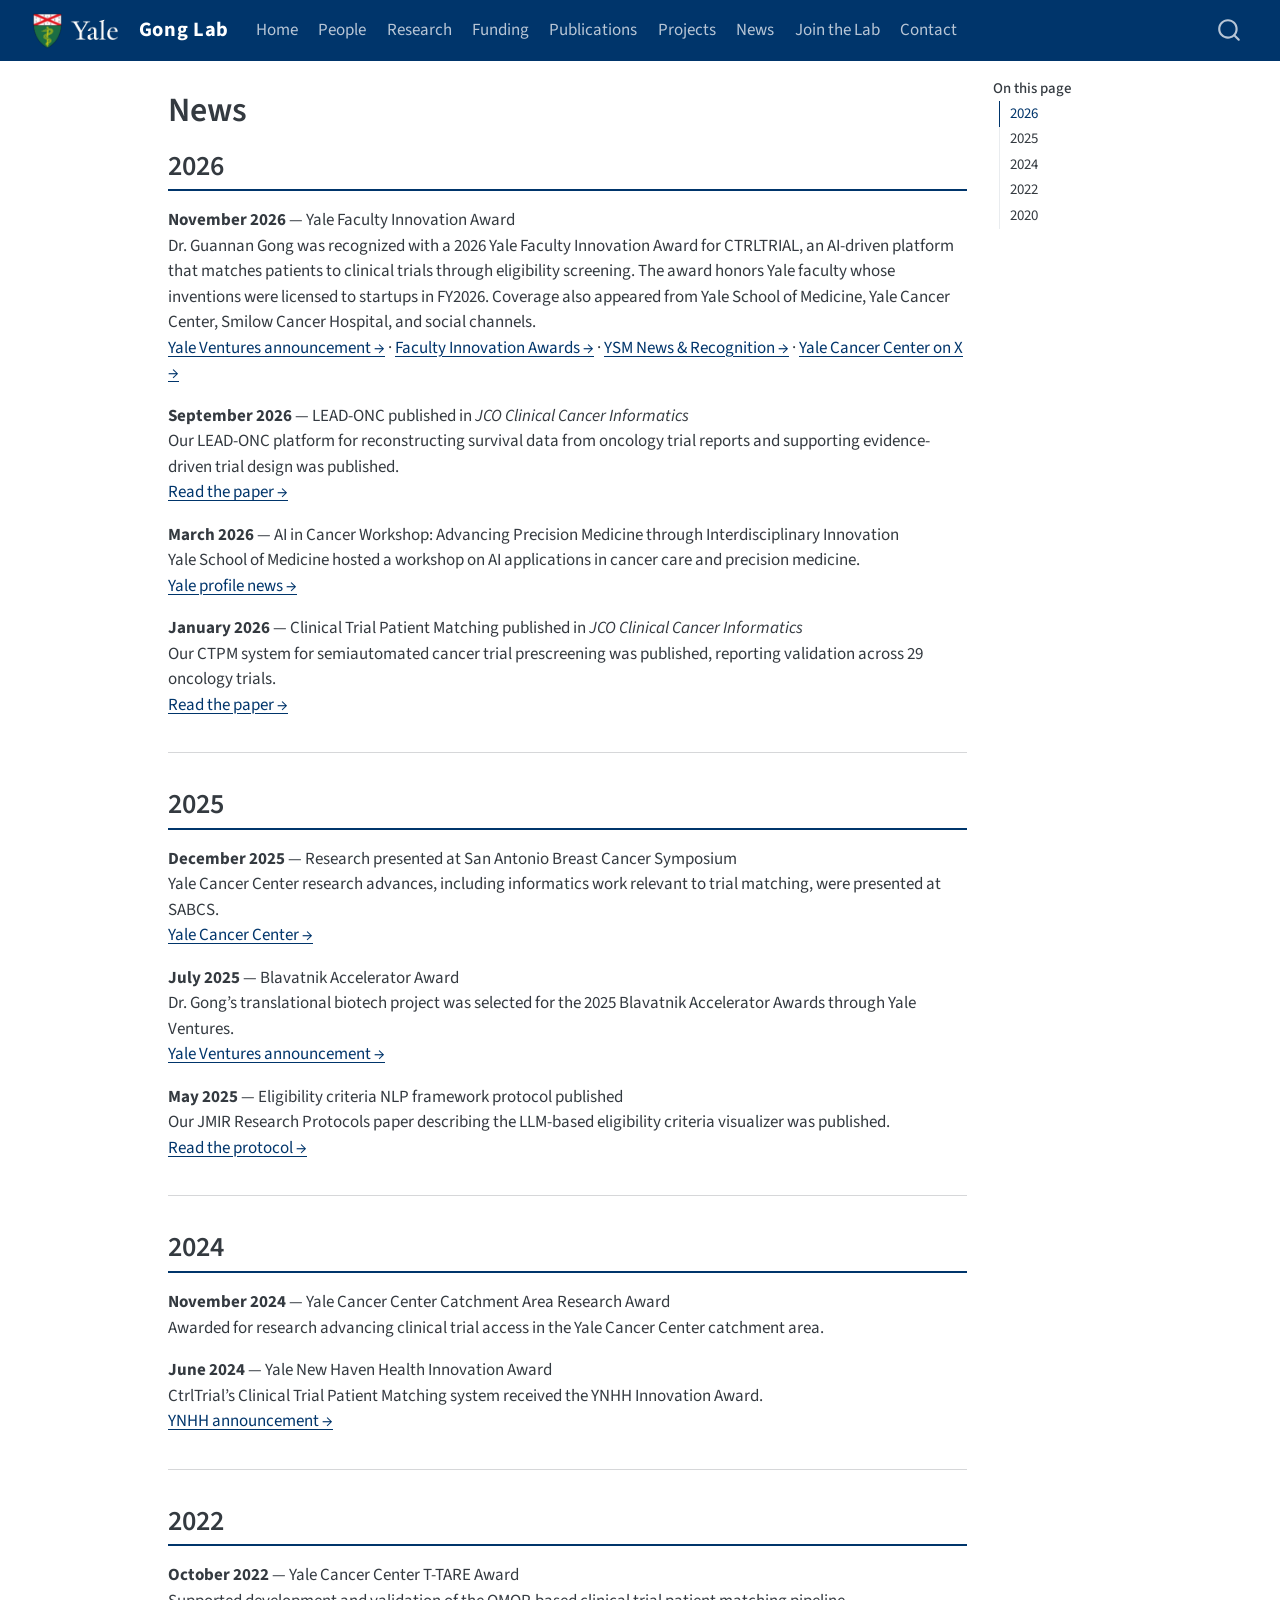
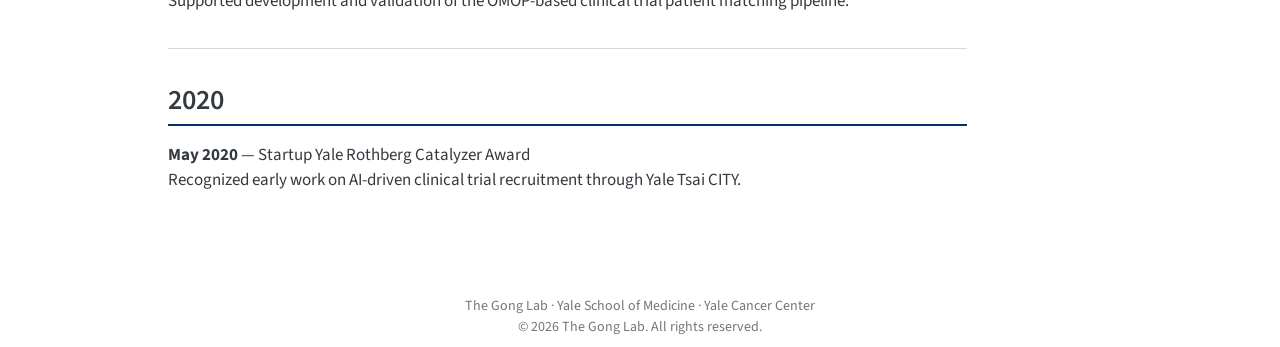
<file: docs/news.html>
<!DOCTYPE html>
<html xmlns="http://www.w3.org/1999/xhtml" lang="en" xml:lang="en"><head>

<meta charset="utf-8">
<meta name="generator" content="quarto-1.11.9">

<meta name="viewport" content="width=device-width, initial-scale=1.0, user-scalable=yes">


<title>News – Gong Lab</title>
<style>
/* Default styles provided by pandoc.
** See https://pandoc.org/MANUAL.html#variables-for-html for config info.
*/
span.smallcaps{font-variant: small-caps;}
div.columns{display: flex; gap: 1.5em;}
div.column{flex: auto;}
@media screen {
div.columns{gap: min(4vw, 1.5em);}
div.column{overflow-x: auto;}
}
div.hanging-indent{margin-left: 1.5em; text-indent: -1.5em;}
ul.task-list{list-style: none;}
ul.task-list li input[type="checkbox"] {
  width: 0.8em;
  margin: 0 0.8em 0.2em -1em; /* quarto-specific, see https://github.com/quarto-dev/quarto-cli/issues/4556 */ 
  vertical-align: middle;
}
</style>


<script src="site_libs/quarto-nav/quarto-nav.js"></script>
<script src="site_libs/quarto-nav/headroom.min.js"></script>
<script src="site_libs/clipboard/clipboard.min.js"></script>
<script src="site_libs/quarto-search/autocomplete.umd.js"></script>
<script src="site_libs/quarto-search/fuse.min.js"></script>
<script src="site_libs/quarto-search/quarto-search.js"></script>
<meta name="quarto:offset" content="./">
<link href="./images/favicon.png" rel="icon" type="image/png">
<script src="site_libs/quarto-html/quarto.js" type="module"></script>
<script src="site_libs/quarto-html/tabsets/tabsets.js" type="module"></script>
<script src="site_libs/quarto-html/scrollable-regions/scrollable-regions.js" type="module"></script>
<script src="site_libs/quarto-html/popper.min.js"></script>
<script src="site_libs/quarto-html/tippy.umd.min.js"></script>
<script src="site_libs/quarto-html/anchor.min.js"></script>
<link href="site_libs/quarto-html/tippy.css" rel="stylesheet">
<link href="site_libs/quarto-html/quarto-syntax-highlighting-63b5708e65d6cd79cd7618c58d0c21e7.css" rel="stylesheet" class="quarto-color-scheme" id="quarto-text-highlighting-styles">
<link href="site_libs/quarto-html/quarto-syntax-highlighting-dark-447e42e69aaa9833c0ba1b986f430b20.css" rel="stylesheet" class="quarto-color-scheme quarto-color-alternate" id="quarto-text-highlighting-styles">
<link href="site_libs/quarto-html/quarto-syntax-highlighting-63b5708e65d6cd79cd7618c58d0c21e7.css" rel="stylesheet" class="quarto-color-scheme-extra" id="quarto-text-highlighting-styles">
<script src="site_libs/bootstrap/bootstrap.min.js"></script>
<link href="site_libs/bootstrap/bootstrap-icons.css" rel="stylesheet">
<link href="site_libs/bootstrap/bootstrap-d49c0a87182299ec1fa49d5443cd5d9a.min.css" rel="stylesheet" append-hash="true" class="quarto-color-scheme" id="quarto-bootstrap" data-mode="light">
<link href="site_libs/bootstrap/bootstrap-dark-d49c0a87182299ec1fa49d5443cd5d9a.min.css" rel="stylesheet" append-hash="true" class="quarto-color-scheme quarto-color-alternate" id="quarto-bootstrap" data-mode="light">
<link href="site_libs/bootstrap/bootstrap-d49c0a87182299ec1fa49d5443cd5d9a.min.css" rel="stylesheet" append-hash="true" class="quarto-color-scheme-extra" id="quarto-bootstrap" data-mode="light">
<script id="quarto-search-options" type="application/json">{
  "location": "navbar",
  "copy-button": false,
  "collapse-after": 3,
  "panel-placement": "end",
  "type": "overlay",
  "limit": 50,
  "keyboard-shortcut": [
    "f",
    "/",
    "s"
  ],
  "show-item-context": false,
  "language": {
    "search-no-results-text": "No results",
    "search-matching-documents-text": "matching documents",
    "search-copy-link-title": "Copy link to search",
    "search-hide-matches-text": "Hide additional matches",
    "search-more-match-text": "more match in this document",
    "search-more-matches-text": "more matches in this document",
    "search-clear-button-title": "Clear",
    "search-text-placeholder": "",
    "search-detached-cancel-button-title": "Cancel",
    "search-submit-button-title": "Submit",
    "search-label": "Search"
  }
}</script>
<meta http-equiv="Cache-Control" content="no-cache, no-store, must-revalidate">
<meta http-equiv="Pragma" content="no-cache">
<meta http-equiv="Expires" content="0">
<link rel="apple-touch-icon" href="images/apple-touch-icon.png">


<link rel="stylesheet" href="styles.css">
</head>

<body class="nav-fixed quarto-light"><a id="quarto-skip-link" class="visually-hidden-focusable" href="#quarto-document-content">Skip to main content</a>

<div id="quarto-search-results"></div>
  <header id="quarto-header" class="headroom fixed-top">
    <nav class="navbar navbar-expand-lg " data-bs-theme="dark" aria-label="Site">
      <div class="navbar-container container-fluid">
      <div class="navbar-brand-container mx-auto">
    <a href="./index.html" class="navbar-brand navbar-brand-logo">
    <img src="./images/yale-combined-logo.png" alt="Yale" class="navbar-logo light-content">
    <img src="./images/yale-combined-logo.png" alt="Yale" class="navbar-logo dark-content">
    </a>
    <a class="navbar-brand" href="./index.html">
    <span class="navbar-title">Gong Lab</span>
    </a>
  </div>
          <button class="navbar-toggler" type="button" data-bs-toggle="collapse" data-bs-target="#navbarCollapse" aria-controls="navbarCollapse" aria-expanded="false" aria-label="Toggle navigation" onclick="if (window.quartoToggleHeadroom) { window.quartoToggleHeadroom(); }">
  <span class="navbar-toggler-icon"></span>
</button>
          <div class="collapse navbar-collapse" id="navbarCollapse">
            <ul class="navbar-nav navbar-nav-scroll me-auto">
  <li class="nav-item">
    <a class="nav-link" href="./index.html"> 
<span class="menu-text">Home</span></a>
  </li>  
  <li class="nav-item">
    <a class="nav-link" href="./people.html"> 
<span class="menu-text">People</span></a>
  </li>  
  <li class="nav-item">
    <a class="nav-link" href="./research.html"> 
<span class="menu-text">Research</span></a>
  </li>  
  <li class="nav-item">
    <a class="nav-link" href="./funding.html"> 
<span class="menu-text">Funding</span></a>
  </li>  
  <li class="nav-item">
    <a class="nav-link" href="./publications.html"> 
<span class="menu-text">Publications</span></a>
  </li>  
  <li class="nav-item">
    <a class="nav-link" href="./projects.html"> 
<span class="menu-text">Projects</span></a>
  </li>  
  <li class="nav-item">
    <a class="nav-link active" href="./news.html" aria-current="page"> 
<span class="menu-text">News</span></a>
  </li>  
  <li class="nav-item">
    <a class="nav-link" href="./join.html"> 
<span class="menu-text">Join the Lab</span></a>
  </li>  
  <li class="nav-item">
    <a class="nav-link" href="./contact.html"> 
<span class="menu-text">Contact</span></a>
  </li>  
</ul>
          </div> <!-- /navcollapse -->
            <div class="quarto-navbar-tools">
</div>
            <div id="quarto-search" class="" title="Search"></div>
      </div> <!-- /container-fluid -->
    </nav>
</header>
<!-- content -->
<div id="quarto-content" class="quarto-container page-columns page-rows-contents page-layout-article page-navbar">
<!-- sidebar -->
<!-- margin-sidebar -->
    <div id="quarto-margin-sidebar" class="sidebar margin-sidebar">
        <nav id="TOC" role="doc-toc" aria-labelledby="toc-title" class="toc-active">
    <h2 id="toc-title">On this page</h2>
   
  <ul>
  <li><a href="#section" id="toc-section" class="nav-link active" data-scroll-target="#section">2026</a></li>
  <li><a href="#section-1" id="toc-section-1" class="nav-link" data-scroll-target="#section-1">2025</a></li>
  <li><a href="#section-2" id="toc-section-2" class="nav-link" data-scroll-target="#section-2">2024</a></li>
  <li><a href="#section-3" id="toc-section-3" class="nav-link" data-scroll-target="#section-3">2022</a></li>
  <li><a href="#section-4" id="toc-section-4" class="nav-link" data-scroll-target="#section-4">2020</a></li>
  </ul>
</nav>
    </div>
<!-- main -->
<main class="content" id="quarto-document-content" tabindex="-1">

<header id="title-block-header" class="quarto-title-block default">
<div class="quarto-title">
<h1 class="title">News</h1>
</div>



<div class="quarto-title-meta">

    
  
    
  </div>
  


</header>


<section id="section" class="level2">
<h2 class="anchored" data-anchor-id="section">2026</h2>
<p><strong>November 2026</strong> — Yale Faculty Innovation Award<br>
Dr.&nbsp;Guannan Gong was recognized with a 2026 Yale Faculty Innovation Award for CTRLTRIAL, an AI-driven platform that matches patients to clinical trials through eligibility screening. The award honors Yale faculty whose inventions were licensed to startups in FY2026. Coverage also appeared from Yale School of Medicine, Yale Cancer Center, Smilow Cancer Hospital, and social channels.<br>
<a href="https://ventures.yale.edu/news/discovery-venture-nine-faculty-innovators-recognized-launching-eleven-yale-startups">Yale Ventures announcement →</a> · <a href="https://ventures.yale.edu/community/faculty-innovation-awards">Faculty Innovation Awards →</a> · <a href="https://medicine.yale.edu/myysm/previous-news/newsletter-issue/ysm-news-and-recognition-11-18-2026-1/">YSM News &amp; Recognition →</a> · <a href="https://x.com/YaleCancer/status/2123510372099346602">Yale Cancer Center on X →</a></p>
<p><strong>September 2026</strong> — LEAD-ONC published in <em>JCO Clinical Cancer Informatics</em><br>
Our LEAD-ONC platform for reconstructing survival data from oncology trial reports and supporting evidence-driven trial design was published.<br>
<a href="https://doi.org/10.1200/CCI-26-00099">Read the paper →</a></p>
<p><strong>March 2026</strong> — AI in Cancer Workshop: Advancing Precision Medicine through Interdisciplinary Innovation<br>
Yale School of Medicine hosted a workshop on AI applications in cancer care and precision medicine.<br>
<a href="https://medicine.yale.edu/profile/guannan-gong/">Yale profile news →</a></p>
<p><strong>January 2026</strong> — Clinical Trial Patient Matching published in <em>JCO Clinical Cancer Informatics</em><br>
Our CTPM system for semiautomated cancer trial prescreening was published, reporting validation across 29 oncology trials.<br>
<a href="https://pubmed.ncbi.nlm.nih.gov/41512229/">Read the paper →</a></p>
<hr>
</section>
<section id="section-1" class="level2">
<h2 class="anchored" data-anchor-id="section-1">2025</h2>
<p><strong>December 2025</strong> — Research presented at San Antonio Breast Cancer Symposium<br>
Yale Cancer Center research advances, including informatics work relevant to trial matching, were presented at SABCS.<br>
<a href="https://www.yalecancercenter.org/">Yale Cancer Center →</a></p>
<p><strong>July 2025</strong> — Blavatnik Accelerator Award<br>
Dr.&nbsp;Gong’s translational biotech project was selected for the 2025 Blavatnik Accelerator Awards through Yale Ventures.<br>
<a href="https://ventures.yale.edu/">Yale Ventures announcement →</a></p>
<p><strong>May 2025</strong> — Eligibility criteria NLP framework protocol published<br>
Our JMIR Research Protocols paper describing the LLM-based eligibility criteria visualizer was published.<br>
<a href="https://www.researchprotocols.org/2026/1/e86425">Read the protocol →</a></p>
<hr>
</section>
<section id="section-2" class="level2">
<h2 class="anchored" data-anchor-id="section-2">2024</h2>
<p><strong>November 2024</strong> — Yale Cancer Center Catchment Area Research Award<br>
Awarded for research advancing clinical trial access in the Yale Cancer Center catchment area.</p>
<p><strong>June 2024</strong> — Yale New Haven Health Innovation Award<br>
CtrlTrial’s Clinical Trial Patient Matching system received the YNHH Innovation Award.<br>
<a href="https://www.ynhhs.org/news/yale-new-haven-health-and-yale-university-celebrate-innovation-awards">YNHH announcement →</a></p>
<hr>
</section>
<section id="section-3" class="level2">
<h2 class="anchored" data-anchor-id="section-3">2022</h2>
<p><strong>October 2022</strong> — Yale Cancer Center T-TARE Award<br>
Supported development and validation of the OMOP-based clinical trial patient matching pipeline.</p>
<hr>
</section>
<section id="section-4" class="level2">
<h2 class="anchored" data-anchor-id="section-4">2020</h2>
<p><strong>May 2020</strong> — Startup Yale Rothberg Catalyzer Award<br>
Recognized early work on AI-driven clinical trial recruitment through Yale Tsai CITY.</p>


</section>

</main> <!-- /main -->
<script id="quarto-html-after-body" type="application/javascript">
  window.document.addEventListener("DOMContentLoaded", function (event) {
    const icon = "";
    const anchorJS = new window.AnchorJS();
    anchorJS.options = {
      placement: 'right',
      icon: icon
    };
    anchorJS.add('.anchored');
    const isCodeAnnotation = (el) => {
      for (const clz of el.classList) {
        if (clz.startsWith('code-annotation-')) {                     
          return true;
        }
      }
      return false;
    }
    const onCopySuccess = function(e) {
      // button target
      const button = e.trigger;
      // don't keep focus
      button.blur();
      // flash "checked"
      button.classList.add('code-copy-button-checked');
      var currentTitle = button.getAttribute("title");
      button.setAttribute("title", "Copied!");
      let tooltip;
      if (window.bootstrap) {
        button.setAttribute("data-bs-toggle", "tooltip");
        button.setAttribute("data-bs-placement", "left");
        button.setAttribute("data-bs-title", "Copied!");
        tooltip = new bootstrap.Tooltip(button, 
          { trigger: "manual", 
            customClass: "code-copy-button-tooltip",
            offset: [0, -8]});
        tooltip.show();    
      }
      setTimeout(function() {
        if (tooltip) {
          tooltip.hide();
          button.removeAttribute("data-bs-title");
          button.removeAttribute("data-bs-toggle");
          button.removeAttribute("data-bs-placement");
        }
        button.setAttribute("title", currentTitle);
        button.classList.remove('code-copy-button-checked');
      }, 1000);
      // clear code selection
      e.clearSelection();
    }
    const getTextToCopy = function(trigger) {
      const outerScaffold = trigger.parentElement.cloneNode(true);
      const codeEl = outerScaffold.querySelector('code');
      for (const childEl of codeEl.children) {
        if (isCodeAnnotation(childEl)) {
          childEl.remove();
        }
      }
      return codeEl.innerText;
    }
    const clipboard = new window.ClipboardJS('.code-copy-button:not([data-in-quarto-modal])', {
      text: getTextToCopy
    });
    clipboard.on('success', onCopySuccess);
    if (window.document.getElementById('quarto-embedded-source-code-modal')) {
      const clipboardModal = new window.ClipboardJS('.code-copy-button[data-in-quarto-modal]', {
        text: getTextToCopy,
        container: window.document.getElementById('quarto-embedded-source-code-modal')
      });
      clipboardModal.on('success', onCopySuccess);
    }
      var localhostRegex = new RegExp(/^(?:http|https):\/\/localhost\:?[0-9]*\//);
      var mailtoRegex = new RegExp(/^mailto:/);
        var filterRegex = new RegExp("https:\/\/gonglab\.org\/");
      var isInternal = (href) => {
          return filterRegex.test(href) || localhostRegex.test(href) || mailtoRegex.test(href);
      }
      // Inspect non-navigation links and adorn them if external
      window.quartoDecorateExternalLinks = function (root) {
     var links = (root || window.document).querySelectorAll('a[href]:not(.nav-link):not(.navbar-brand):not(.toc-action):not(.sidebar-link):not(.sidebar-item-toggle):not(.pagination-link):not(.no-external):not([aria-hidden]):not(.dropdown-item):not(.quarto-navigation-tool):not(.about-link)');
      for (var i=0; i<links.length; i++) {
        const link = links[i];
        if (!isInternal(link.href)) {
          // undo the damage that might have been done by quarto-nav.js in the case of
          // links that we want to consider external
          if (link.dataset.originalHref !== undefined) {
            link.href = link.dataset.originalHref;
          }
          if (!link.classList.contains('no-external-icon')) {
          }
        }
      }
      };
      window.quartoDecorateExternalLinks(window.document);
    // Esc closes the popup (WCAG 1.4.13) and focus leaving both trigger and
    // popup closes it (WCAG 2.4.11); tippy handles neither for interactive popups.
    const hideOnEscAndFocusOut = {
      name: 'hideOnEscAndFocusOut',
      defaultValue: true,
      fn(instance) {
        const dismiss = () => {
          // A show scheduled by the trigger delay would otherwise reopen it
          instance.clearDelayTimeouts();
          instance.hide();
        };
        const onKeyDown = (event) => {
          if (event.key !== 'Escape') {
            return;
          }
          // Keep Esc from also reaching page handlers (e.g. reveal.js overview),
          // except an open reveal.js slide menu, which Esc should close too.
          // The menu handles keys only when its keyboard option is on.
          const menuHandlesEsc = window.Reveal?.getPlugin?.('menu')?.isOpen() &&
            window.Reveal.getConfig().menu?.keyboard !== false;
          if (!menuHandlesEsc) {
            event.stopPropagation();
          }
          if (instance.popper.contains(window.document.activeElement)) {
            // Disabled while refocusing so the focus trigger does not reopen it
            instance.disable();
            instance.reference.focus();
            instance.enable();
          }
          dismiss();
        };
        const onFocusOut = (event) => {
          const target = event.relatedTarget;
          if (target && !instance.reference.contains(target) &&
              !instance.popper.contains(target)) {
            dismiss();
          }
        };
        // On the trigger too: a click trigger (code-annotations: select) has no
        // blur handling. Attached for the instance's lifetime so leaving the
        // trigger also cancels a show still pending on the trigger delay.
        instance.reference.addEventListener('focusout', onFocusOut);
        return {
          onShow() {
            window.document.addEventListener('keydown', onKeyDown, true);
            instance.popper.addEventListener('focusout', onFocusOut);
          },
          onHide() {
            window.document.removeEventListener('keydown', onKeyDown, true);
            instance.popper.removeEventListener('focusout', onFocusOut);
          },
          onDestroy() {
            instance.reference.removeEventListener('focusout', onFocusOut);
          },
        };
      },
    };
    function tippyHover(el, contentFn, onTriggerFn, onUntriggerFn) {
      const config = {
        allowHTML: true,
        maxWidth: 500,
        delay: 100,
        arrow: false,
        appendTo: function(el) {
            return el.parentElement;
        },
        interactive: true,
        interactiveBorder: 10,
        theme: 'quarto',
        placement: 'bottom-start',
        plugins: [hideOnEscAndFocusOut],
      };
      if (contentFn) {
        config.content = contentFn;
      }
      if (onTriggerFn) {
        config.onTrigger = onTriggerFn;
      }
      if (onUntriggerFn) {
        config.onUntrigger = onUntriggerFn;
      }
      window.tippy(el, config); 
    }
    const noterefs = window.document.querySelectorAll('a[role="doc-noteref"]');
    for (var i=0; i<noterefs.length; i++) {
      const ref = noterefs[i];
      tippyHover(ref, function() {
        // use id or data attribute instead here
        let href = ref.getAttribute('data-footnote-href') || ref.getAttribute('href');
        try { href = new URL(href).hash; } catch {}
        const id = href.replace(/^#\/?/, "");
        const note = window.document.getElementById(id);
        if (note) {
          return note.innerHTML;
        } else {
          return "";
        }
      });
    }
    const xrefs = window.document.querySelectorAll('a.quarto-xref');
    const processXRef = (id, note) => {
      // Strip column container classes
      const stripColumnClz = (el) => {
        el.classList.remove("page-full", "page-columns");
        if (el.children) {
          for (const child of el.children) {
            stripColumnClz(child);
          }
        }
      }
      stripColumnClz(note)
      if (id === null || id.startsWith('sec-')) {
        // Special case sections, only their first couple elements
        const container = document.createElement("div");
        if (note.children && note.children.length > 2) {
          container.appendChild(note.children[0].cloneNode(true));
          for (let i = 1; i < note.children.length; i++) {
            const child = note.children[i];
            if (child.tagName === "P" && child.innerText === "") {
              continue;
            } else {
              container.appendChild(child.cloneNode(true));
              break;
            }
          }
          if (window.Quarto?.typesetMath) {
            window.Quarto.typesetMath(container);
          }
          return container.innerHTML
        } else {
          if (window.Quarto?.typesetMath) {
            window.Quarto.typesetMath(note);
          }
          return note.innerHTML;
        }
      } else {
        // Remove any anchor links if they are present
        const anchorLink = note.querySelector('a.anchorjs-link');
        if (anchorLink) {
          anchorLink.remove();
        }
        if (window.Quarto?.typesetMath) {
          window.Quarto.typesetMath(note);
        }
        if (note.classList.contains("callout")) {
          return note.outerHTML;
        } else {
          return note.innerHTML;
        }
      }
    }
    for (var i=0; i<xrefs.length; i++) {
      const xref = xrefs[i];
      tippyHover(xref, undefined, function(instance) {
        instance.disable();
        let url = xref.getAttribute('href');
        let hash = undefined; 
        if (url.startsWith('#')) {
          hash = url;
        } else {
          try { hash = new URL(url).hash; } catch {}
        }
        if (hash) {
          const id = hash.replace(/^#\/?/, "");
          const note = window.document.getElementById(id);
          if (note !== null) {
            try {
              const html = processXRef(id, note.cloneNode(true));
              instance.setContent(html);
            } finally {
              instance.enable();
              instance.show();
            }
          } else {
            // See if we can fetch this
            fetch(url.split('#')[0])
            .then(res => res.text())
            .then(html => {
              const parser = new DOMParser();
              const htmlDoc = parser.parseFromString(html, "text/html");
              const note = htmlDoc.getElementById(id);
              if (note !== null) {
                const html = processXRef(id, note);
                instance.setContent(html);
              } 
            }).finally(() => {
              instance.enable();
              instance.show();
            });
          }
        } else {
          // See if we can fetch a full url (with no hash to target)
          // This is a special case and we should probably do some content thinning / targeting
          fetch(url)
          .then(res => res.text())
          .then(html => {
            const parser = new DOMParser();
            const htmlDoc = parser.parseFromString(html, "text/html");
            const note = htmlDoc.querySelector('main.content');
            if (note !== null) {
              // This should only happen for chapter cross references
              // (since there is no id in the URL)
              // remove the first header
              if (note.children.length > 0 && note.children[0].tagName === "HEADER") {
                note.children[0].remove();
              }
              const html = processXRef(null, note);
              instance.setContent(html);
            } 
          }).finally(() => {
            instance.enable();
            instance.show();
          });
        }
      }, function(instance) {
      });
    }
        let selectedAnnoteEl;
        const selectorForAnnotation = ( cell, annotation) => {
          let cellAttr = 'data-code-cell="' + cell + '"';
          let lineAttr = 'data-code-annotation="' +  annotation + '"';
          const selector = 'span[' + cellAttr + '][' + lineAttr + ']';
          return selector;
        }
        const selectCodeLines = (annoteEl) => {
          const doc = window.document;
          const targetCell = annoteEl.getAttribute("data-target-cell");
          const targetAnnotation = annoteEl.getAttribute("data-target-annotation");
          const annoteSpan = window.document.querySelector(selectorForAnnotation(targetCell, targetAnnotation));
          const lines = annoteSpan.getAttribute("data-code-lines").split(",");
          const lineIds = lines.map((line) => {
            return targetCell + "-" + line;
          })
          // Each band is positioned against its own containing block, which is
          // not the offsetParent of the lines, so place it from client rects.
          const placeBand = (band, firstEl, lastEl, codeBlock) => {
            const container = band.offsetParent;
            if (container === null) {
              return;
            }
            const containerRect = container.getBoundingClientRect();
            // Reveal.js scales slides with a transform, so convert client
            // pixels back to the CSS pixels of the container.
            const scale = containerRect.height / container.offsetHeight || 1;
            const firstRect = firstEl.getBoundingClientRect();
            const lastRect = lastEl.getBoundingClientRect();
            const top = (firstRect.top - containerRect.top) / scale - container.clientTop + container.scrollTop;
            const height = (lastRect.bottom - firstRect.top) / scale;
            band.style.top = top - 2 + "px";
            band.style.height = height + 4 + "px";
            if (codeBlock) {
              // Without the copy button wrapper, the containing block is wider
              // than the code block, so span the code block explicitly.
              const blockRect = codeBlock.getBoundingClientRect();
              band.style.left = (blockRect.left - containerRect.left) / scale - container.clientLeft + container.scrollLeft + "px";
              band.style.width = blockRect.width / scale + "px";
            }
          };
          if (lineIds.length > 0) {
            const el = window.document.getElementById(lineIds[0]);
            const lastEl = window.document.getElementById(lineIds[lineIds.length - 1]);
            const parent = el.parentElement.parentElement;
            // cook up a div (if necessary) and position it
            let div = window.document.getElementById("code-annotation-line-highlight");
            if (div === null) {
              div = window.document.createElement("div");
              div.setAttribute("id", "code-annotation-line-highlight");
              div.style.position = 'absolute';
              parent.appendChild(div);
            }
            placeBand(div, el, lastEl, parent.closest("div.sourceCode") || parent);
            let gutterDiv = window.document.getElementById("code-annotation-line-highlight-gutter");
            if (gutterDiv === null) {
              gutterDiv = window.document.createElement("div");
              gutterDiv.setAttribute("id", "code-annotation-line-highlight-gutter");
              gutterDiv.style.position = 'absolute';
              const codeCell = window.document.getElementById(targetCell);
              const gutter = codeCell.querySelector('.code-annotation-gutter');
              gutter.appendChild(gutterDiv);
            }
            placeBand(gutterDiv, el, lastEl);
            selectedAnnoteEl = annoteEl;
          }
        };
        const unselectCodeLines = () => {
          const elementsIds = ["code-annotation-line-highlight", "code-annotation-line-highlight-gutter"];
          elementsIds.forEach((elId) => {
            const div = window.document.getElementById(elId);
            if (div) {
              div.remove();
            }
          });
          selectedAnnoteEl = undefined;
        };
          // Handle positioning of the toggle
      window.addEventListener(
        "resize",
        throttle(() => {
          elRect = undefined;
          if (selectedAnnoteEl) {
            selectCodeLines(selectedAnnoteEl);
          }
        }, 10)
      );
      function throttle(fn, ms) {
      let throttle = false;
      let timer;
        return (...args) => {
          if(!throttle) { // first call gets through
              fn.apply(this, args);
              throttle = true;
          } else { // all the others get throttled
              if(timer) clearTimeout(timer); // cancel #2
              timer = setTimeout(() => {
                fn.apply(this, args);
                timer = throttle = false;
              }, ms);
          }
        };
      }
        // Attach click handler to the DT
        const annoteDls = window.document.querySelectorAll('dt[data-target-cell]');
        for (const annoteDlNode of annoteDls) {
          annoteDlNode.addEventListener('click', (event) => {
            const clickedEl = event.target;
            if (clickedEl !== selectedAnnoteEl) {
              unselectCodeLines();
              const activeEl = window.document.querySelector('dt[data-target-cell].code-annotation-active');
              if (activeEl) {
                activeEl.classList.remove('code-annotation-active');
              }
              selectCodeLines(clickedEl);
              clickedEl.classList.add('code-annotation-active');
            } else {
              // Unselect the line
              unselectCodeLines();
              clickedEl.classList.remove('code-annotation-active');
            }
          });
        }
    const findCites = (el) => {
      const parentEl = el.parentElement;
      if (parentEl) {
        const cites = parentEl.dataset.cites;
        if (cites) {
          return {
            el,
            cites: cites.split(' ')
          };
        } else {
          return findCites(el.parentElement)
        }
      } else {
        return undefined;
      }
    };
    var bibliorefs = window.document.querySelectorAll('a[role="doc-biblioref"]');
    for (var i=0; i<bibliorefs.length; i++) {
      const ref = bibliorefs[i];
      const citeInfo = findCites(ref);
      if (citeInfo) {
        tippyHover(citeInfo.el, function() {
          var popup = window.document.createElement('div');
          citeInfo.cites.forEach(function(cite) {
            var citeDiv = window.document.createElement('div');
            citeDiv.classList.add('hanging-indent');
            citeDiv.classList.add('csl-entry');
            var biblioDiv = window.document.getElementById('ref-' + cite);
            if (biblioDiv) {
              citeDiv.innerHTML = biblioDiv.innerHTML;
            }
            popup.appendChild(citeDiv);
          });
          return popup.innerHTML;
        });
      }
    }
  });
  </script>
  <script type="application/javascript">
  window.quartoScrollableRegionsLabels = {"code":"Scrollable code","output":"Scrollable output"};
  </script>
</div> <!-- /content -->
<footer class="footer">
  <div class="nav-footer">
    <div class="nav-footer-left">
      &nbsp;
    </div>   
    <div class="nav-footer-center">
<p>The Gong Lab · Yale School of Medicine · Yale Cancer Center<br>
© 2026 The Gong Lab. All rights reserved.</p>
</div>
    <div class="nav-footer-right">
      &nbsp;
    </div>
  </div>
</footer>




</body></html>
</file>
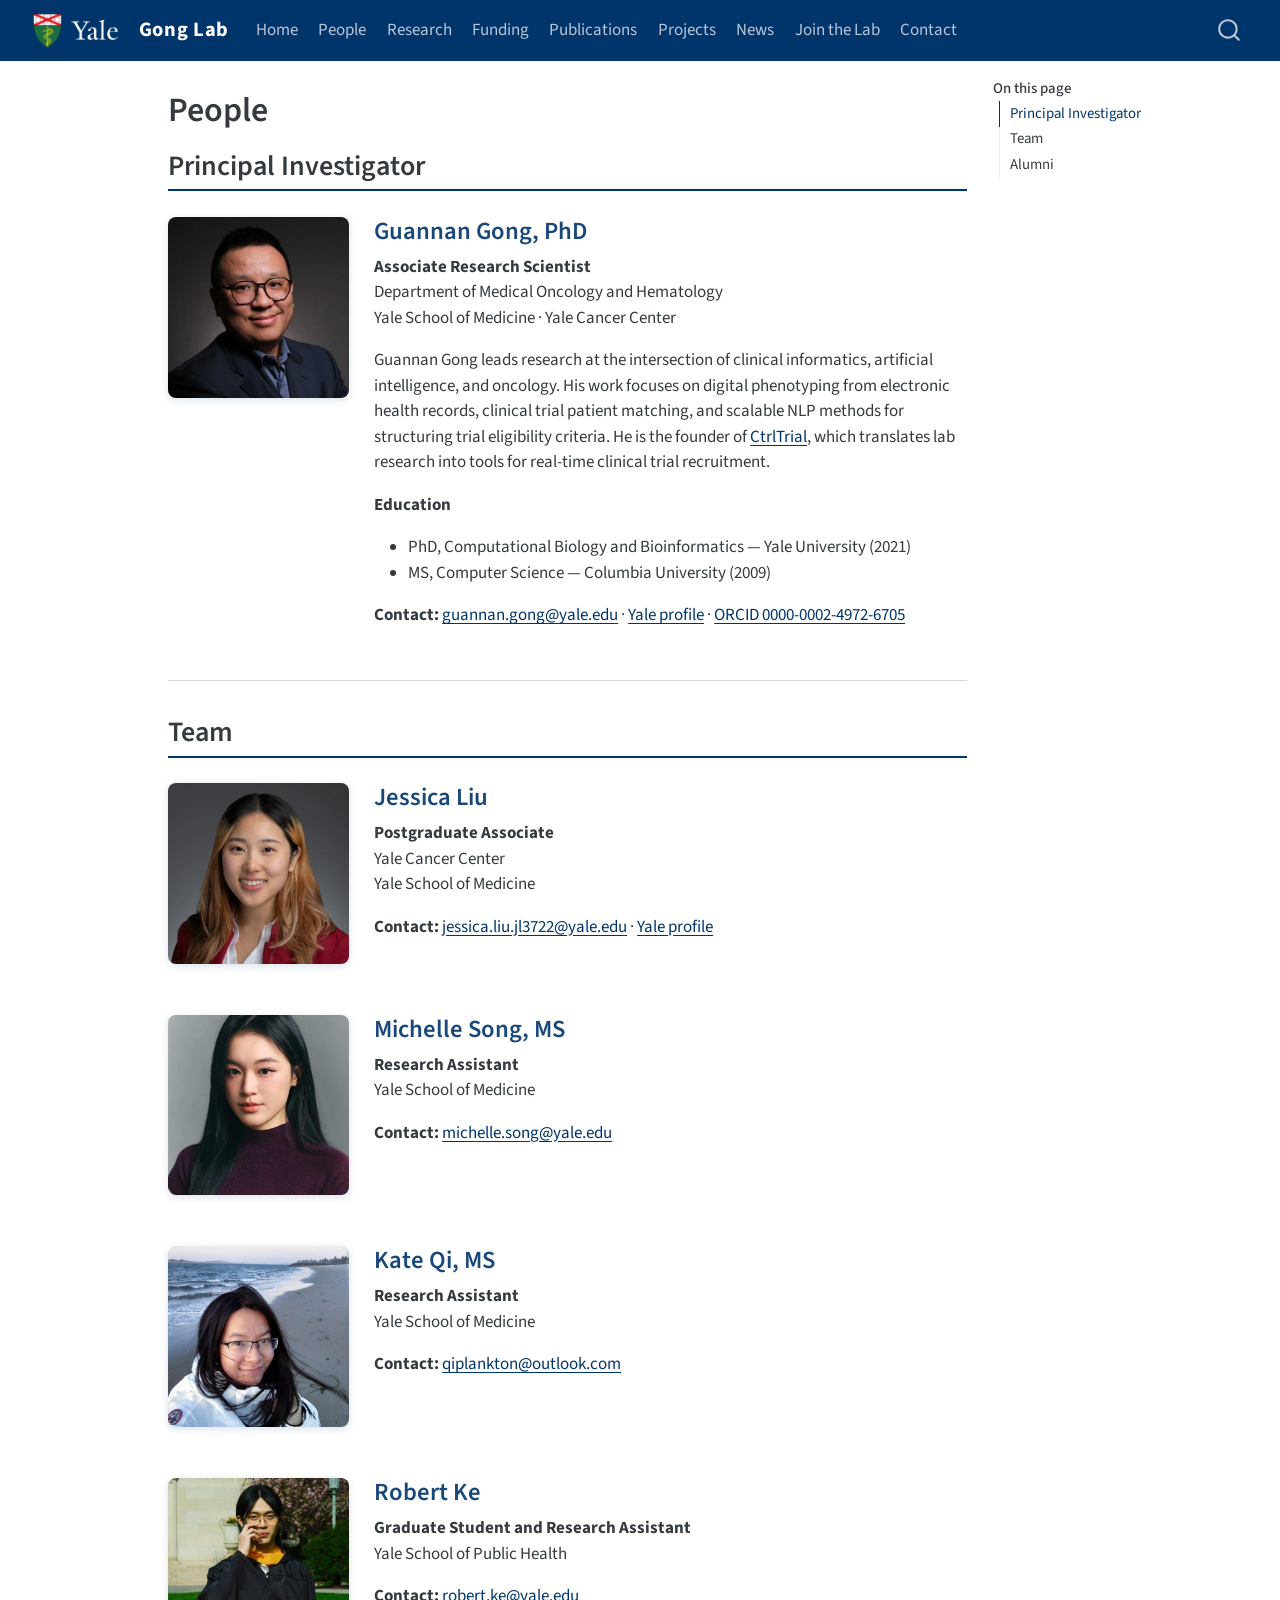
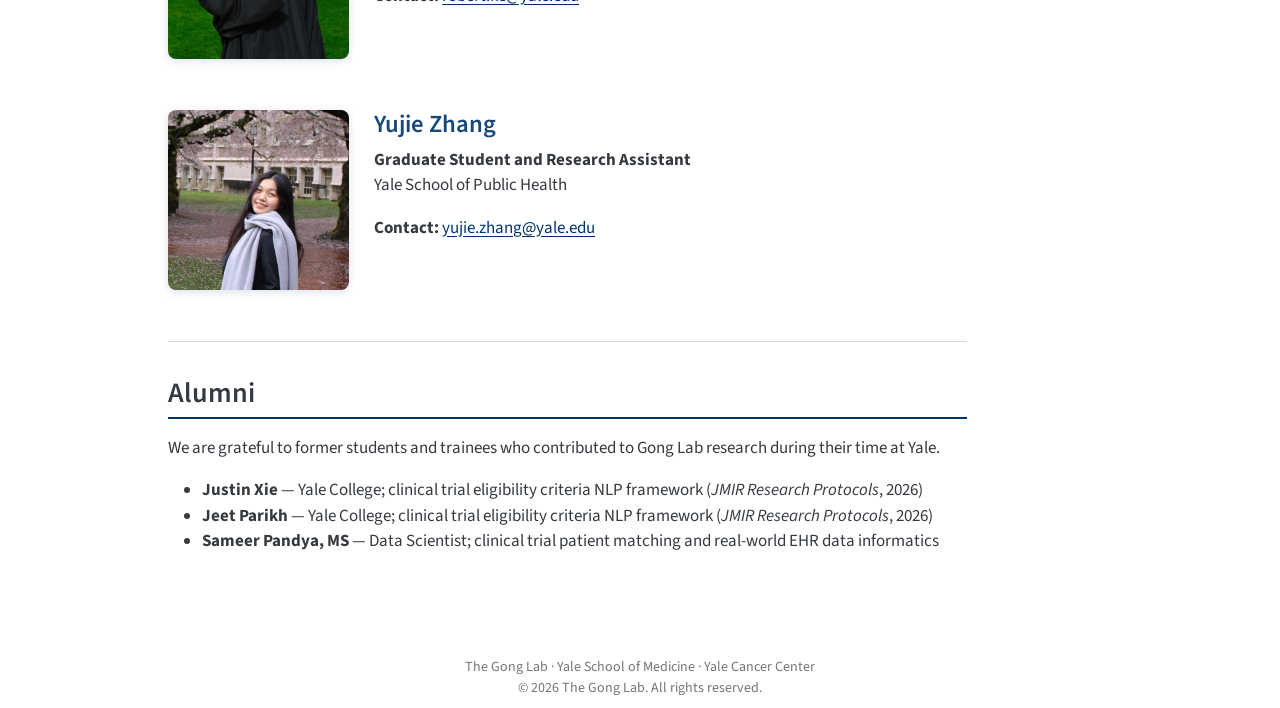
<file: docs/people.html>
<!DOCTYPE html>
<html xmlns="http://www.w3.org/1999/xhtml" lang="en" xml:lang="en"><head>

<meta charset="utf-8">
<meta name="generator" content="quarto-1.11.9">

<meta name="viewport" content="width=device-width, initial-scale=1.0, user-scalable=yes">


<title>People – Gong Lab</title>
<style>
/* Default styles provided by pandoc.
** See https://pandoc.org/MANUAL.html#variables-for-html for config info.
*/
span.smallcaps{font-variant: small-caps;}
div.columns{display: flex; gap: 1.5em;}
div.column{flex: auto;}
@media screen {
div.columns{gap: min(4vw, 1.5em);}
div.column{overflow-x: auto;}
}
div.hanging-indent{margin-left: 1.5em; text-indent: -1.5em;}
ul.task-list{list-style: none;}
ul.task-list li input[type="checkbox"] {
  width: 0.8em;
  margin: 0 0.8em 0.2em -1em; /* quarto-specific, see https://github.com/quarto-dev/quarto-cli/issues/4556 */ 
  vertical-align: middle;
}
</style>


<script src="site_libs/quarto-nav/quarto-nav.js"></script>
<script src="site_libs/quarto-nav/headroom.min.js"></script>
<script src="site_libs/clipboard/clipboard.min.js"></script>
<script src="site_libs/quarto-search/autocomplete.umd.js"></script>
<script src="site_libs/quarto-search/fuse.min.js"></script>
<script src="site_libs/quarto-search/quarto-search.js"></script>
<meta name="quarto:offset" content="./">
<link href="./images/favicon.png" rel="icon" type="image/png">
<script src="site_libs/quarto-html/quarto.js" type="module"></script>
<script src="site_libs/quarto-html/tabsets/tabsets.js" type="module"></script>
<script src="site_libs/quarto-html/scrollable-regions/scrollable-regions.js" type="module"></script>
<script src="site_libs/quarto-html/popper.min.js"></script>
<script src="site_libs/quarto-html/tippy.umd.min.js"></script>
<script src="site_libs/quarto-html/anchor.min.js"></script>
<link href="site_libs/quarto-html/tippy.css" rel="stylesheet">
<link href="site_libs/quarto-html/quarto-syntax-highlighting-63b5708e65d6cd79cd7618c58d0c21e7.css" rel="stylesheet" class="quarto-color-scheme" id="quarto-text-highlighting-styles">
<link href="site_libs/quarto-html/quarto-syntax-highlighting-dark-447e42e69aaa9833c0ba1b986f430b20.css" rel="stylesheet" class="quarto-color-scheme quarto-color-alternate" id="quarto-text-highlighting-styles">
<link href="site_libs/quarto-html/quarto-syntax-highlighting-63b5708e65d6cd79cd7618c58d0c21e7.css" rel="stylesheet" class="quarto-color-scheme-extra" id="quarto-text-highlighting-styles">
<script src="site_libs/bootstrap/bootstrap.min.js"></script>
<link href="site_libs/bootstrap/bootstrap-icons.css" rel="stylesheet">
<link href="site_libs/bootstrap/bootstrap-d49c0a87182299ec1fa49d5443cd5d9a.min.css" rel="stylesheet" append-hash="true" class="quarto-color-scheme" id="quarto-bootstrap" data-mode="light">
<link href="site_libs/bootstrap/bootstrap-dark-d49c0a87182299ec1fa49d5443cd5d9a.min.css" rel="stylesheet" append-hash="true" class="quarto-color-scheme quarto-color-alternate" id="quarto-bootstrap" data-mode="light">
<link href="site_libs/bootstrap/bootstrap-d49c0a87182299ec1fa49d5443cd5d9a.min.css" rel="stylesheet" append-hash="true" class="quarto-color-scheme-extra" id="quarto-bootstrap" data-mode="light">
<script id="quarto-search-options" type="application/json">{
  "location": "navbar",
  "copy-button": false,
  "collapse-after": 3,
  "panel-placement": "end",
  "type": "overlay",
  "limit": 50,
  "keyboard-shortcut": [
    "f",
    "/",
    "s"
  ],
  "show-item-context": false,
  "language": {
    "search-no-results-text": "No results",
    "search-matching-documents-text": "matching documents",
    "search-copy-link-title": "Copy link to search",
    "search-hide-matches-text": "Hide additional matches",
    "search-more-match-text": "more match in this document",
    "search-more-matches-text": "more matches in this document",
    "search-clear-button-title": "Clear",
    "search-text-placeholder": "",
    "search-detached-cancel-button-title": "Cancel",
    "search-submit-button-title": "Submit",
    "search-label": "Search"
  }
}</script>
<meta http-equiv="Cache-Control" content="no-cache, no-store, must-revalidate">
<meta http-equiv="Pragma" content="no-cache">
<meta http-equiv="Expires" content="0">
<link rel="apple-touch-icon" href="images/apple-touch-icon.png">


<link rel="stylesheet" href="styles.css">
</head>

<body class="nav-fixed quarto-light"><a id="quarto-skip-link" class="visually-hidden-focusable" href="#quarto-document-content">Skip to main content</a>

<div id="quarto-search-results"></div>
  <header id="quarto-header" class="headroom fixed-top">
    <nav class="navbar navbar-expand-lg " data-bs-theme="dark" aria-label="Site">
      <div class="navbar-container container-fluid">
      <div class="navbar-brand-container mx-auto">
    <a href="./index.html" class="navbar-brand navbar-brand-logo">
    <img src="./images/yale-combined-logo.png" alt="Yale" class="navbar-logo light-content">
    <img src="./images/yale-combined-logo.png" alt="Yale" class="navbar-logo dark-content">
    </a>
    <a class="navbar-brand" href="./index.html">
    <span class="navbar-title">Gong Lab</span>
    </a>
  </div>
          <button class="navbar-toggler" type="button" data-bs-toggle="collapse" data-bs-target="#navbarCollapse" aria-controls="navbarCollapse" aria-expanded="false" aria-label="Toggle navigation" onclick="if (window.quartoToggleHeadroom) { window.quartoToggleHeadroom(); }">
  <span class="navbar-toggler-icon"></span>
</button>
          <div class="collapse navbar-collapse" id="navbarCollapse">
            <ul class="navbar-nav navbar-nav-scroll me-auto">
  <li class="nav-item">
    <a class="nav-link" href="./index.html"> 
<span class="menu-text">Home</span></a>
  </li>  
  <li class="nav-item">
    <a class="nav-link active" href="./people.html" aria-current="page"> 
<span class="menu-text">People</span></a>
  </li>  
  <li class="nav-item">
    <a class="nav-link" href="./research.html"> 
<span class="menu-text">Research</span></a>
  </li>  
  <li class="nav-item">
    <a class="nav-link" href="./funding.html"> 
<span class="menu-text">Funding</span></a>
  </li>  
  <li class="nav-item">
    <a class="nav-link" href="./publications.html"> 
<span class="menu-text">Publications</span></a>
  </li>  
  <li class="nav-item">
    <a class="nav-link" href="./projects.html"> 
<span class="menu-text">Projects</span></a>
  </li>  
  <li class="nav-item">
    <a class="nav-link" href="./news.html"> 
<span class="menu-text">News</span></a>
  </li>  
  <li class="nav-item">
    <a class="nav-link" href="./join.html"> 
<span class="menu-text">Join the Lab</span></a>
  </li>  
  <li class="nav-item">
    <a class="nav-link" href="./contact.html"> 
<span class="menu-text">Contact</span></a>
  </li>  
</ul>
          </div> <!-- /navcollapse -->
            <div class="quarto-navbar-tools">
</div>
            <div id="quarto-search" class="" title="Search"></div>
      </div> <!-- /container-fluid -->
    </nav>
</header>
<!-- content -->
<div id="quarto-content" class="quarto-container page-columns page-rows-contents page-layout-article page-navbar">
<!-- sidebar -->
<!-- margin-sidebar -->
    <div id="quarto-margin-sidebar" class="sidebar margin-sidebar">
        <nav id="TOC" role="doc-toc" aria-labelledby="toc-title" class="toc-active">
    <h2 id="toc-title">On this page</h2>
   
  <ul>
  <li><a href="#principal-investigator" id="toc-principal-investigator" class="nav-link active" data-scroll-target="#principal-investigator">Principal Investigator</a></li>
  <li><a href="#team" id="toc-team" class="nav-link" data-scroll-target="#team">Team</a></li>
  <li><a href="#alumni" id="toc-alumni" class="nav-link" data-scroll-target="#alumni">Alumni</a></li>
  </ul>
</nav>
    </div>
<!-- main -->
<main class="content" id="quarto-document-content" tabindex="-1">

<header id="title-block-header" class="quarto-title-block default">
<div class="quarto-title">
<h1 class="title">People</h1>
</div>



<div class="quarto-title-meta">

    
  
    
  </div>
  


</header>


<section id="principal-investigator" class="level2">
<h2 class="anchored" data-anchor-id="principal-investigator">Principal Investigator</h2>
<div class="grid person-profile">
<div class="g-col-12 g-col-md-3">
<p><img src="images/people/guannan-gong.png" class="person-photo img-fluid" style="width:100.0%" alt="Guannan Gong, PhD"></p>
</div>
<section id="guannan-gong-phd" class="level3 g-col-12 g-col-md-9">
<h3 class="anchored" data-anchor-id="guannan-gong-phd">Guannan Gong, PhD</h3>
<p><strong>Associate Research Scientist</strong><br>
Department of Medical Oncology and Hematology<br>
Yale School of Medicine · Yale Cancer Center</p>
<p>Guannan Gong leads research at the intersection of clinical informatics, artificial intelligence, and oncology. His work focuses on digital phenotyping from electronic health records, clinical trial patient matching, and scalable NLP methods for structuring trial eligibility criteria. He is the founder of <a href="https://www.ctrltrial.com/">CtrlTrial</a>, which translates lab research into tools for real-time clinical trial recruitment.</p>
<p><strong>Education</strong></p>
<ul>
<li>PhD, Computational Biology and Bioinformatics — Yale University (2021)</li>
<li>MS, Computer Science — Columbia University (2009)</li>
</ul>
<p><strong>Contact:</strong> <a href="mailto:guannan.gong@yale.edu">guannan.gong@yale.edu</a> · <a href="https://medicine.yale.edu/profile/guannan-gong/">Yale profile</a> · <a href="https://orcid.org/0000-0002-4972-6705">ORCID 0000-0002-4972-6705</a></p>
</section>
</div>
<hr>
</section>
<section id="team" class="level2">
<h2 class="anchored" data-anchor-id="team">Team</h2>
<div class="grid person-profile">
<div class="g-col-12 g-col-md-3">
<p><img src="images/people/jessica-liu.png" class="person-photo img-fluid" style="width:100.0%" alt="Jessica Liu"></p>
</div>
<section id="jessica-liu" class="level3 g-col-12 g-col-md-9">
<h3 class="anchored" data-anchor-id="jessica-liu">Jessica Liu</h3>
<p><strong>Postgraduate Associate</strong><br>
Yale Cancer Center<br>
Yale School of Medicine</p>
<p><strong>Contact:</strong> <a href="mailto:jessica.liu.jl3722@yale.edu">jessica.liu.jl3722@yale.edu</a> · <a href="https://medicine.yale.edu/profile/jessica-liu-jl3722/">Yale profile</a></p>
</section>
</div>
<div class="grid person-profile">
<div class="g-col-12 g-col-md-3">
<p><img src="images/people/michelle-song.png" class="person-photo img-fluid" style="width:100.0%" alt="Michelle Song, MS"></p>
</div>
<section id="michelle-song-ms" class="level3 g-col-12 g-col-md-9">
<h3 class="anchored" data-anchor-id="michelle-song-ms">Michelle Song, MS</h3>
<p><strong>Research Assistant</strong><br>
Yale School of Medicine</p>
<p><strong>Contact:</strong> <a href="mailto:michelle.song@yale.edu">michelle.song@yale.edu</a></p>
</section>
</div>
<div class="grid person-profile">
<div class="g-col-12 g-col-md-3">
<p><img src="images/people/kate-qi.png" class="person-photo img-fluid" style="width:100.0%" alt="Kate Qi, MS"></p>
</div>
<section id="kate-qi-ms" class="level3 g-col-12 g-col-md-9">
<h3 class="anchored" data-anchor-id="kate-qi-ms">Kate Qi, MS</h3>
<p><strong>Research Assistant</strong><br>
Yale School of Medicine</p>
<p><strong>Contact:</strong> <a href="mailto:qiplankton@outlook.com">qiplankton@outlook.com</a></p>
</section>
</div>
<div class="grid person-profile">
<div class="g-col-12 g-col-md-3">
<p><img src="images/people/robert-ke.png" class="person-photo img-fluid" style="width:100.0%" alt="Robert Ke"></p>
</div>
<section id="robert-ke" class="level3 g-col-12 g-col-md-9">
<h3 class="anchored" data-anchor-id="robert-ke">Robert Ke</h3>
<p><strong>Graduate Student and Research Assistant</strong><br>
Yale School of Public Health</p>
<p><strong>Contact:</strong> <a href="mailto:robert.ke@yale.edu">robert.ke@yale.edu</a></p>
</section>
</div>
<div class="grid person-profile">
<div class="g-col-12 g-col-md-3">
<p><img src="images/people/yujie-zhang.png" class="person-photo img-fluid" style="width:100.0%" alt="Yujie Zhang"></p>
</div>
<section id="yujie-zhang" class="level3 g-col-12 g-col-md-9">
<h3 class="anchored" data-anchor-id="yujie-zhang">Yujie Zhang</h3>
<p><strong>Graduate Student and Research Assistant</strong><br>
Yale School of Public Health</p>
<p><strong>Contact:</strong> <a href="mailto:yujie.zhang@yale.edu">yujie.zhang@yale.edu</a></p>
</section>
</div>
<hr>
</section>
<section id="alumni" class="level2">
<h2 class="anchored" data-anchor-id="alumni">Alumni</h2>
<p>We are grateful to former students and trainees who contributed to Gong Lab research during their time at Yale.</p>
<ul>
<li><strong>Justin Xie</strong> — Yale College; clinical trial eligibility criteria NLP framework (<em>JMIR Research Protocols</em>, 2026)</li>
<li><strong>Jeet Parikh</strong> — Yale College; clinical trial eligibility criteria NLP framework (<em>JMIR Research Protocols</em>, 2026)</li>
<li><strong>Sameer Pandya, MS</strong> — Data Scientist; clinical trial patient matching and real-world EHR data informatics</li>
</ul>


</section>

</main> <!-- /main -->
<script id="quarto-html-after-body" type="application/javascript">
  window.document.addEventListener("DOMContentLoaded", function (event) {
    const icon = "";
    const anchorJS = new window.AnchorJS();
    anchorJS.options = {
      placement: 'right',
      icon: icon
    };
    anchorJS.add('.anchored');
    const isCodeAnnotation = (el) => {
      for (const clz of el.classList) {
        if (clz.startsWith('code-annotation-')) {                     
          return true;
        }
      }
      return false;
    }
    const onCopySuccess = function(e) {
      // button target
      const button = e.trigger;
      // don't keep focus
      button.blur();
      // flash "checked"
      button.classList.add('code-copy-button-checked');
      var currentTitle = button.getAttribute("title");
      button.setAttribute("title", "Copied!");
      let tooltip;
      if (window.bootstrap) {
        button.setAttribute("data-bs-toggle", "tooltip");
        button.setAttribute("data-bs-placement", "left");
        button.setAttribute("data-bs-title", "Copied!");
        tooltip = new bootstrap.Tooltip(button, 
          { trigger: "manual", 
            customClass: "code-copy-button-tooltip",
            offset: [0, -8]});
        tooltip.show();    
      }
      setTimeout(function() {
        if (tooltip) {
          tooltip.hide();
          button.removeAttribute("data-bs-title");
          button.removeAttribute("data-bs-toggle");
          button.removeAttribute("data-bs-placement");
        }
        button.setAttribute("title", currentTitle);
        button.classList.remove('code-copy-button-checked');
      }, 1000);
      // clear code selection
      e.clearSelection();
    }
    const getTextToCopy = function(trigger) {
      const outerScaffold = trigger.parentElement.cloneNode(true);
      const codeEl = outerScaffold.querySelector('code');
      for (const childEl of codeEl.children) {
        if (isCodeAnnotation(childEl)) {
          childEl.remove();
        }
      }
      return codeEl.innerText;
    }
    const clipboard = new window.ClipboardJS('.code-copy-button:not([data-in-quarto-modal])', {
      text: getTextToCopy
    });
    clipboard.on('success', onCopySuccess);
    if (window.document.getElementById('quarto-embedded-source-code-modal')) {
      const clipboardModal = new window.ClipboardJS('.code-copy-button[data-in-quarto-modal]', {
        text: getTextToCopy,
        container: window.document.getElementById('quarto-embedded-source-code-modal')
      });
      clipboardModal.on('success', onCopySuccess);
    }
      var localhostRegex = new RegExp(/^(?:http|https):\/\/localhost\:?[0-9]*\//);
      var mailtoRegex = new RegExp(/^mailto:/);
        var filterRegex = new RegExp("https:\/\/gonglab\.org\/");
      var isInternal = (href) => {
          return filterRegex.test(href) || localhostRegex.test(href) || mailtoRegex.test(href);
      }
      // Inspect non-navigation links and adorn them if external
      window.quartoDecorateExternalLinks = function (root) {
     var links = (root || window.document).querySelectorAll('a[href]:not(.nav-link):not(.navbar-brand):not(.toc-action):not(.sidebar-link):not(.sidebar-item-toggle):not(.pagination-link):not(.no-external):not([aria-hidden]):not(.dropdown-item):not(.quarto-navigation-tool):not(.about-link)');
      for (var i=0; i<links.length; i++) {
        const link = links[i];
        if (!isInternal(link.href)) {
          // undo the damage that might have been done by quarto-nav.js in the case of
          // links that we want to consider external
          if (link.dataset.originalHref !== undefined) {
            link.href = link.dataset.originalHref;
          }
          if (!link.classList.contains('no-external-icon')) {
          }
        }
      }
      };
      window.quartoDecorateExternalLinks(window.document);
    // Esc closes the popup (WCAG 1.4.13) and focus leaving both trigger and
    // popup closes it (WCAG 2.4.11); tippy handles neither for interactive popups.
    const hideOnEscAndFocusOut = {
      name: 'hideOnEscAndFocusOut',
      defaultValue: true,
      fn(instance) {
        const dismiss = () => {
          // A show scheduled by the trigger delay would otherwise reopen it
          instance.clearDelayTimeouts();
          instance.hide();
        };
        const onKeyDown = (event) => {
          if (event.key !== 'Escape') {
            return;
          }
          // Keep Esc from also reaching page handlers (e.g. reveal.js overview),
          // except an open reveal.js slide menu, which Esc should close too.
          // The menu handles keys only when its keyboard option is on.
          const menuHandlesEsc = window.Reveal?.getPlugin?.('menu')?.isOpen() &&
            window.Reveal.getConfig().menu?.keyboard !== false;
          if (!menuHandlesEsc) {
            event.stopPropagation();
          }
          if (instance.popper.contains(window.document.activeElement)) {
            // Disabled while refocusing so the focus trigger does not reopen it
            instance.disable();
            instance.reference.focus();
            instance.enable();
          }
          dismiss();
        };
        const onFocusOut = (event) => {
          const target = event.relatedTarget;
          if (target && !instance.reference.contains(target) &&
              !instance.popper.contains(target)) {
            dismiss();
          }
        };
        // On the trigger too: a click trigger (code-annotations: select) has no
        // blur handling. Attached for the instance's lifetime so leaving the
        // trigger also cancels a show still pending on the trigger delay.
        instance.reference.addEventListener('focusout', onFocusOut);
        return {
          onShow() {
            window.document.addEventListener('keydown', onKeyDown, true);
            instance.popper.addEventListener('focusout', onFocusOut);
          },
          onHide() {
            window.document.removeEventListener('keydown', onKeyDown, true);
            instance.popper.removeEventListener('focusout', onFocusOut);
          },
          onDestroy() {
            instance.reference.removeEventListener('focusout', onFocusOut);
          },
        };
      },
    };
    function tippyHover(el, contentFn, onTriggerFn, onUntriggerFn) {
      const config = {
        allowHTML: true,
        maxWidth: 500,
        delay: 100,
        arrow: false,
        appendTo: function(el) {
            return el.parentElement;
        },
        interactive: true,
        interactiveBorder: 10,
        theme: 'quarto',
        placement: 'bottom-start',
        plugins: [hideOnEscAndFocusOut],
      };
      if (contentFn) {
        config.content = contentFn;
      }
      if (onTriggerFn) {
        config.onTrigger = onTriggerFn;
      }
      if (onUntriggerFn) {
        config.onUntrigger = onUntriggerFn;
      }
      window.tippy(el, config); 
    }
    const noterefs = window.document.querySelectorAll('a[role="doc-noteref"]');
    for (var i=0; i<noterefs.length; i++) {
      const ref = noterefs[i];
      tippyHover(ref, function() {
        // use id or data attribute instead here
        let href = ref.getAttribute('data-footnote-href') || ref.getAttribute('href');
        try { href = new URL(href).hash; } catch {}
        const id = href.replace(/^#\/?/, "");
        const note = window.document.getElementById(id);
        if (note) {
          return note.innerHTML;
        } else {
          return "";
        }
      });
    }
    const xrefs = window.document.querySelectorAll('a.quarto-xref');
    const processXRef = (id, note) => {
      // Strip column container classes
      const stripColumnClz = (el) => {
        el.classList.remove("page-full", "page-columns");
        if (el.children) {
          for (const child of el.children) {
            stripColumnClz(child);
          }
        }
      }
      stripColumnClz(note)
      if (id === null || id.startsWith('sec-')) {
        // Special case sections, only their first couple elements
        const container = document.createElement("div");
        if (note.children && note.children.length > 2) {
          container.appendChild(note.children[0].cloneNode(true));
          for (let i = 1; i < note.children.length; i++) {
            const child = note.children[i];
            if (child.tagName === "P" && child.innerText === "") {
              continue;
            } else {
              container.appendChild(child.cloneNode(true));
              break;
            }
          }
          if (window.Quarto?.typesetMath) {
            window.Quarto.typesetMath(container);
          }
          return container.innerHTML
        } else {
          if (window.Quarto?.typesetMath) {
            window.Quarto.typesetMath(note);
          }
          return note.innerHTML;
        }
      } else {
        // Remove any anchor links if they are present
        const anchorLink = note.querySelector('a.anchorjs-link');
        if (anchorLink) {
          anchorLink.remove();
        }
        if (window.Quarto?.typesetMath) {
          window.Quarto.typesetMath(note);
        }
        if (note.classList.contains("callout")) {
          return note.outerHTML;
        } else {
          return note.innerHTML;
        }
      }
    }
    for (var i=0; i<xrefs.length; i++) {
      const xref = xrefs[i];
      tippyHover(xref, undefined, function(instance) {
        instance.disable();
        let url = xref.getAttribute('href');
        let hash = undefined; 
        if (url.startsWith('#')) {
          hash = url;
        } else {
          try { hash = new URL(url).hash; } catch {}
        }
        if (hash) {
          const id = hash.replace(/^#\/?/, "");
          const note = window.document.getElementById(id);
          if (note !== null) {
            try {
              const html = processXRef(id, note.cloneNode(true));
              instance.setContent(html);
            } finally {
              instance.enable();
              instance.show();
            }
          } else {
            // See if we can fetch this
            fetch(url.split('#')[0])
            .then(res => res.text())
            .then(html => {
              const parser = new DOMParser();
              const htmlDoc = parser.parseFromString(html, "text/html");
              const note = htmlDoc.getElementById(id);
              if (note !== null) {
                const html = processXRef(id, note);
                instance.setContent(html);
              } 
            }).finally(() => {
              instance.enable();
              instance.show();
            });
          }
        } else {
          // See if we can fetch a full url (with no hash to target)
          // This is a special case and we should probably do some content thinning / targeting
          fetch(url)
          .then(res => res.text())
          .then(html => {
            const parser = new DOMParser();
            const htmlDoc = parser.parseFromString(html, "text/html");
            const note = htmlDoc.querySelector('main.content');
            if (note !== null) {
              // This should only happen for chapter cross references
              // (since there is no id in the URL)
              // remove the first header
              if (note.children.length > 0 && note.children[0].tagName === "HEADER") {
                note.children[0].remove();
              }
              const html = processXRef(null, note);
              instance.setContent(html);
            } 
          }).finally(() => {
            instance.enable();
            instance.show();
          });
        }
      }, function(instance) {
      });
    }
        let selectedAnnoteEl;
        const selectorForAnnotation = ( cell, annotation) => {
          let cellAttr = 'data-code-cell="' + cell + '"';
          let lineAttr = 'data-code-annotation="' +  annotation + '"';
          const selector = 'span[' + cellAttr + '][' + lineAttr + ']';
          return selector;
        }
        const selectCodeLines = (annoteEl) => {
          const doc = window.document;
          const targetCell = annoteEl.getAttribute("data-target-cell");
          const targetAnnotation = annoteEl.getAttribute("data-target-annotation");
          const annoteSpan = window.document.querySelector(selectorForAnnotation(targetCell, targetAnnotation));
          const lines = annoteSpan.getAttribute("data-code-lines").split(",");
          const lineIds = lines.map((line) => {
            return targetCell + "-" + line;
          })
          // Each band is positioned against its own containing block, which is
          // not the offsetParent of the lines, so place it from client rects.
          const placeBand = (band, firstEl, lastEl, codeBlock) => {
            const container = band.offsetParent;
            if (container === null) {
              return;
            }
            const containerRect = container.getBoundingClientRect();
            // Reveal.js scales slides with a transform, so convert client
            // pixels back to the CSS pixels of the container.
            const scale = containerRect.height / container.offsetHeight || 1;
            const firstRect = firstEl.getBoundingClientRect();
            const lastRect = lastEl.getBoundingClientRect();
            const top = (firstRect.top - containerRect.top) / scale - container.clientTop + container.scrollTop;
            const height = (lastRect.bottom - firstRect.top) / scale;
            band.style.top = top - 2 + "px";
            band.style.height = height + 4 + "px";
            if (codeBlock) {
              // Without the copy button wrapper, the containing block is wider
              // than the code block, so span the code block explicitly.
              const blockRect = codeBlock.getBoundingClientRect();
              band.style.left = (blockRect.left - containerRect.left) / scale - container.clientLeft + container.scrollLeft + "px";
              band.style.width = blockRect.width / scale + "px";
            }
          };
          if (lineIds.length > 0) {
            const el = window.document.getElementById(lineIds[0]);
            const lastEl = window.document.getElementById(lineIds[lineIds.length - 1]);
            const parent = el.parentElement.parentElement;
            // cook up a div (if necessary) and position it
            let div = window.document.getElementById("code-annotation-line-highlight");
            if (div === null) {
              div = window.document.createElement("div");
              div.setAttribute("id", "code-annotation-line-highlight");
              div.style.position = 'absolute';
              parent.appendChild(div);
            }
            placeBand(div, el, lastEl, parent.closest("div.sourceCode") || parent);
            let gutterDiv = window.document.getElementById("code-annotation-line-highlight-gutter");
            if (gutterDiv === null) {
              gutterDiv = window.document.createElement("div");
              gutterDiv.setAttribute("id", "code-annotation-line-highlight-gutter");
              gutterDiv.style.position = 'absolute';
              const codeCell = window.document.getElementById(targetCell);
              const gutter = codeCell.querySelector('.code-annotation-gutter');
              gutter.appendChild(gutterDiv);
            }
            placeBand(gutterDiv, el, lastEl);
            selectedAnnoteEl = annoteEl;
          }
        };
        const unselectCodeLines = () => {
          const elementsIds = ["code-annotation-line-highlight", "code-annotation-line-highlight-gutter"];
          elementsIds.forEach((elId) => {
            const div = window.document.getElementById(elId);
            if (div) {
              div.remove();
            }
          });
          selectedAnnoteEl = undefined;
        };
          // Handle positioning of the toggle
      window.addEventListener(
        "resize",
        throttle(() => {
          elRect = undefined;
          if (selectedAnnoteEl) {
            selectCodeLines(selectedAnnoteEl);
          }
        }, 10)
      );
      function throttle(fn, ms) {
      let throttle = false;
      let timer;
        return (...args) => {
          if(!throttle) { // first call gets through
              fn.apply(this, args);
              throttle = true;
          } else { // all the others get throttled
              if(timer) clearTimeout(timer); // cancel #2
              timer = setTimeout(() => {
                fn.apply(this, args);
                timer = throttle = false;
              }, ms);
          }
        };
      }
        // Attach click handler to the DT
        const annoteDls = window.document.querySelectorAll('dt[data-target-cell]');
        for (const annoteDlNode of annoteDls) {
          annoteDlNode.addEventListener('click', (event) => {
            const clickedEl = event.target;
            if (clickedEl !== selectedAnnoteEl) {
              unselectCodeLines();
              const activeEl = window.document.querySelector('dt[data-target-cell].code-annotation-active');
              if (activeEl) {
                activeEl.classList.remove('code-annotation-active');
              }
              selectCodeLines(clickedEl);
              clickedEl.classList.add('code-annotation-active');
            } else {
              // Unselect the line
              unselectCodeLines();
              clickedEl.classList.remove('code-annotation-active');
            }
          });
        }
    const findCites = (el) => {
      const parentEl = el.parentElement;
      if (parentEl) {
        const cites = parentEl.dataset.cites;
        if (cites) {
          return {
            el,
            cites: cites.split(' ')
          };
        } else {
          return findCites(el.parentElement)
        }
      } else {
        return undefined;
      }
    };
    var bibliorefs = window.document.querySelectorAll('a[role="doc-biblioref"]');
    for (var i=0; i<bibliorefs.length; i++) {
      const ref = bibliorefs[i];
      const citeInfo = findCites(ref);
      if (citeInfo) {
        tippyHover(citeInfo.el, function() {
          var popup = window.document.createElement('div');
          citeInfo.cites.forEach(function(cite) {
            var citeDiv = window.document.createElement('div');
            citeDiv.classList.add('hanging-indent');
            citeDiv.classList.add('csl-entry');
            var biblioDiv = window.document.getElementById('ref-' + cite);
            if (biblioDiv) {
              citeDiv.innerHTML = biblioDiv.innerHTML;
            }
            popup.appendChild(citeDiv);
          });
          return popup.innerHTML;
        });
      }
    }
  });
  </script>
  <script type="application/javascript">
  window.quartoScrollableRegionsLabels = {"code":"Scrollable code","output":"Scrollable output"};
  </script>
</div> <!-- /content -->
<footer class="footer">
  <div class="nav-footer">
    <div class="nav-footer-left">
      &nbsp;
    </div>   
    <div class="nav-footer-center">
<p>The Gong Lab · Yale School of Medicine · Yale Cancer Center<br>
© 2026 The Gong Lab. All rights reserved.</p>
</div>
    <div class="nav-footer-right">
      &nbsp;
    </div>
  </div>
</footer>




</body></html>
</file>
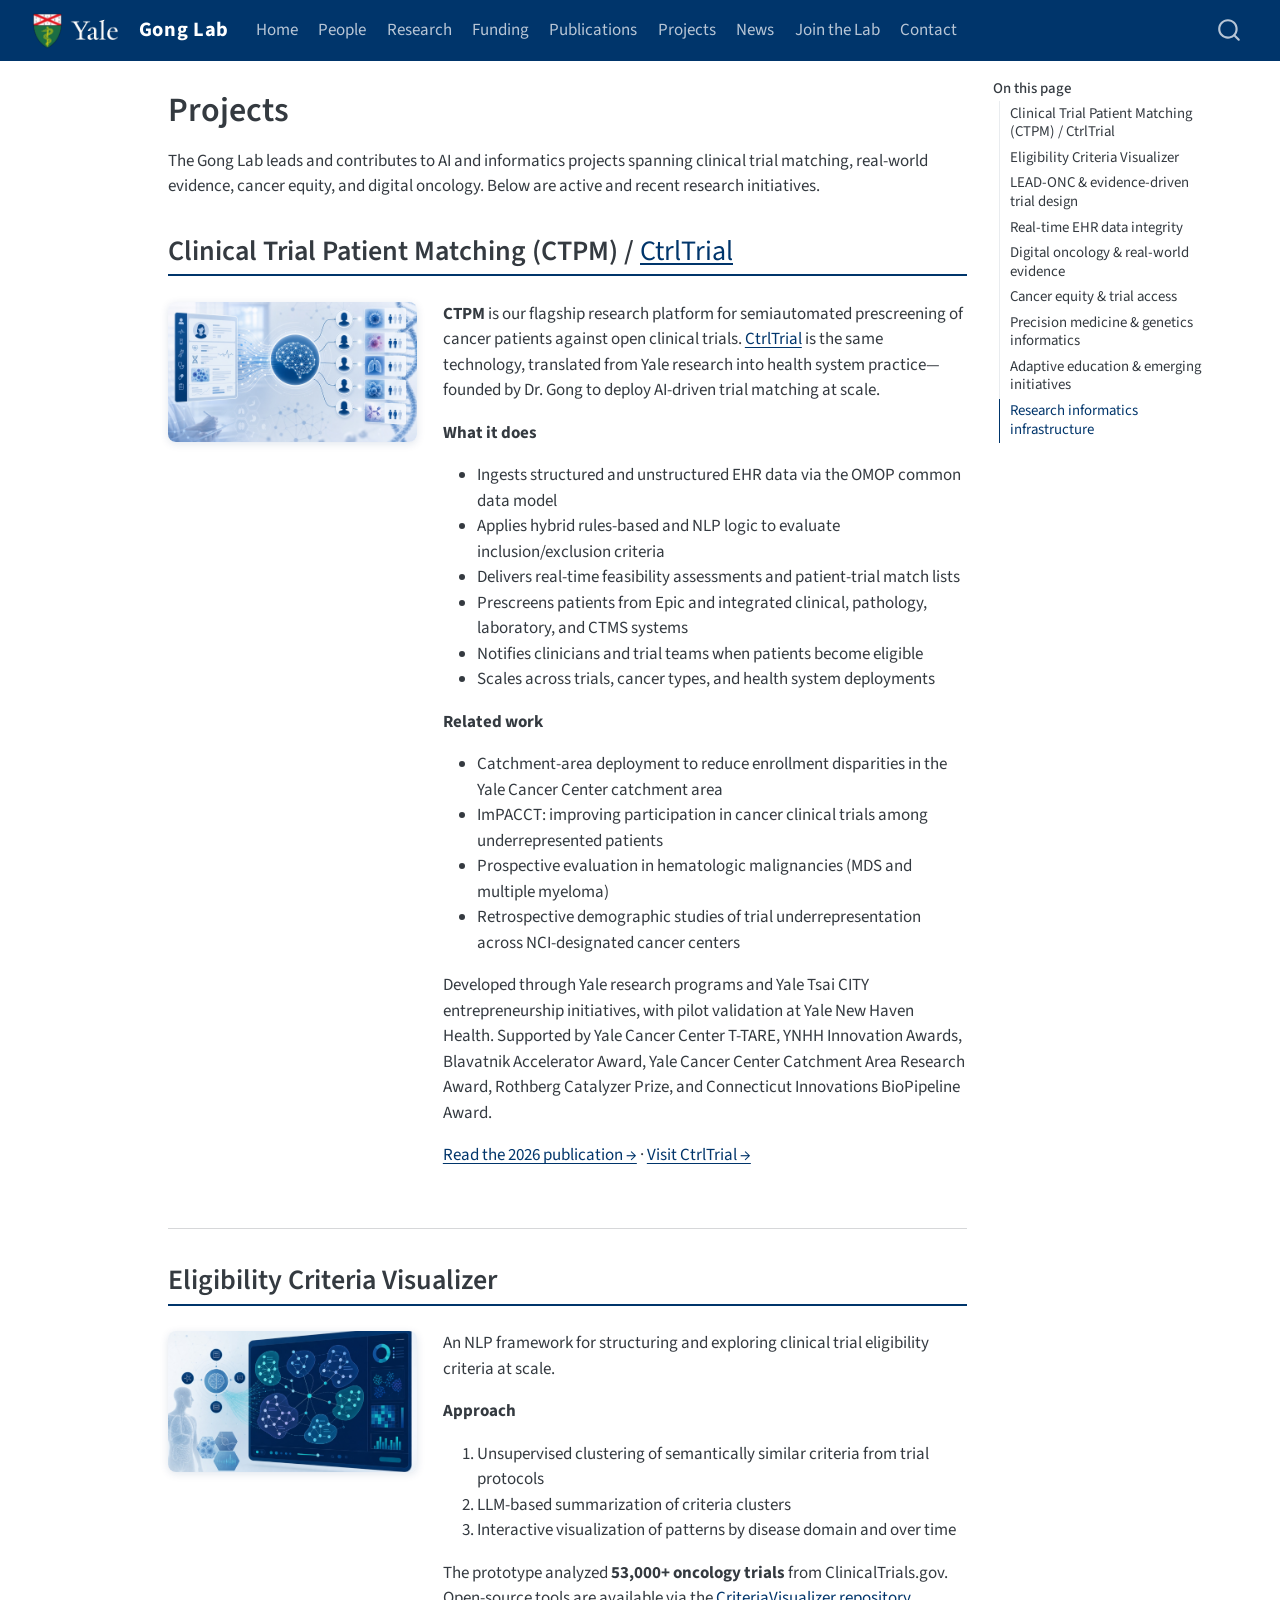
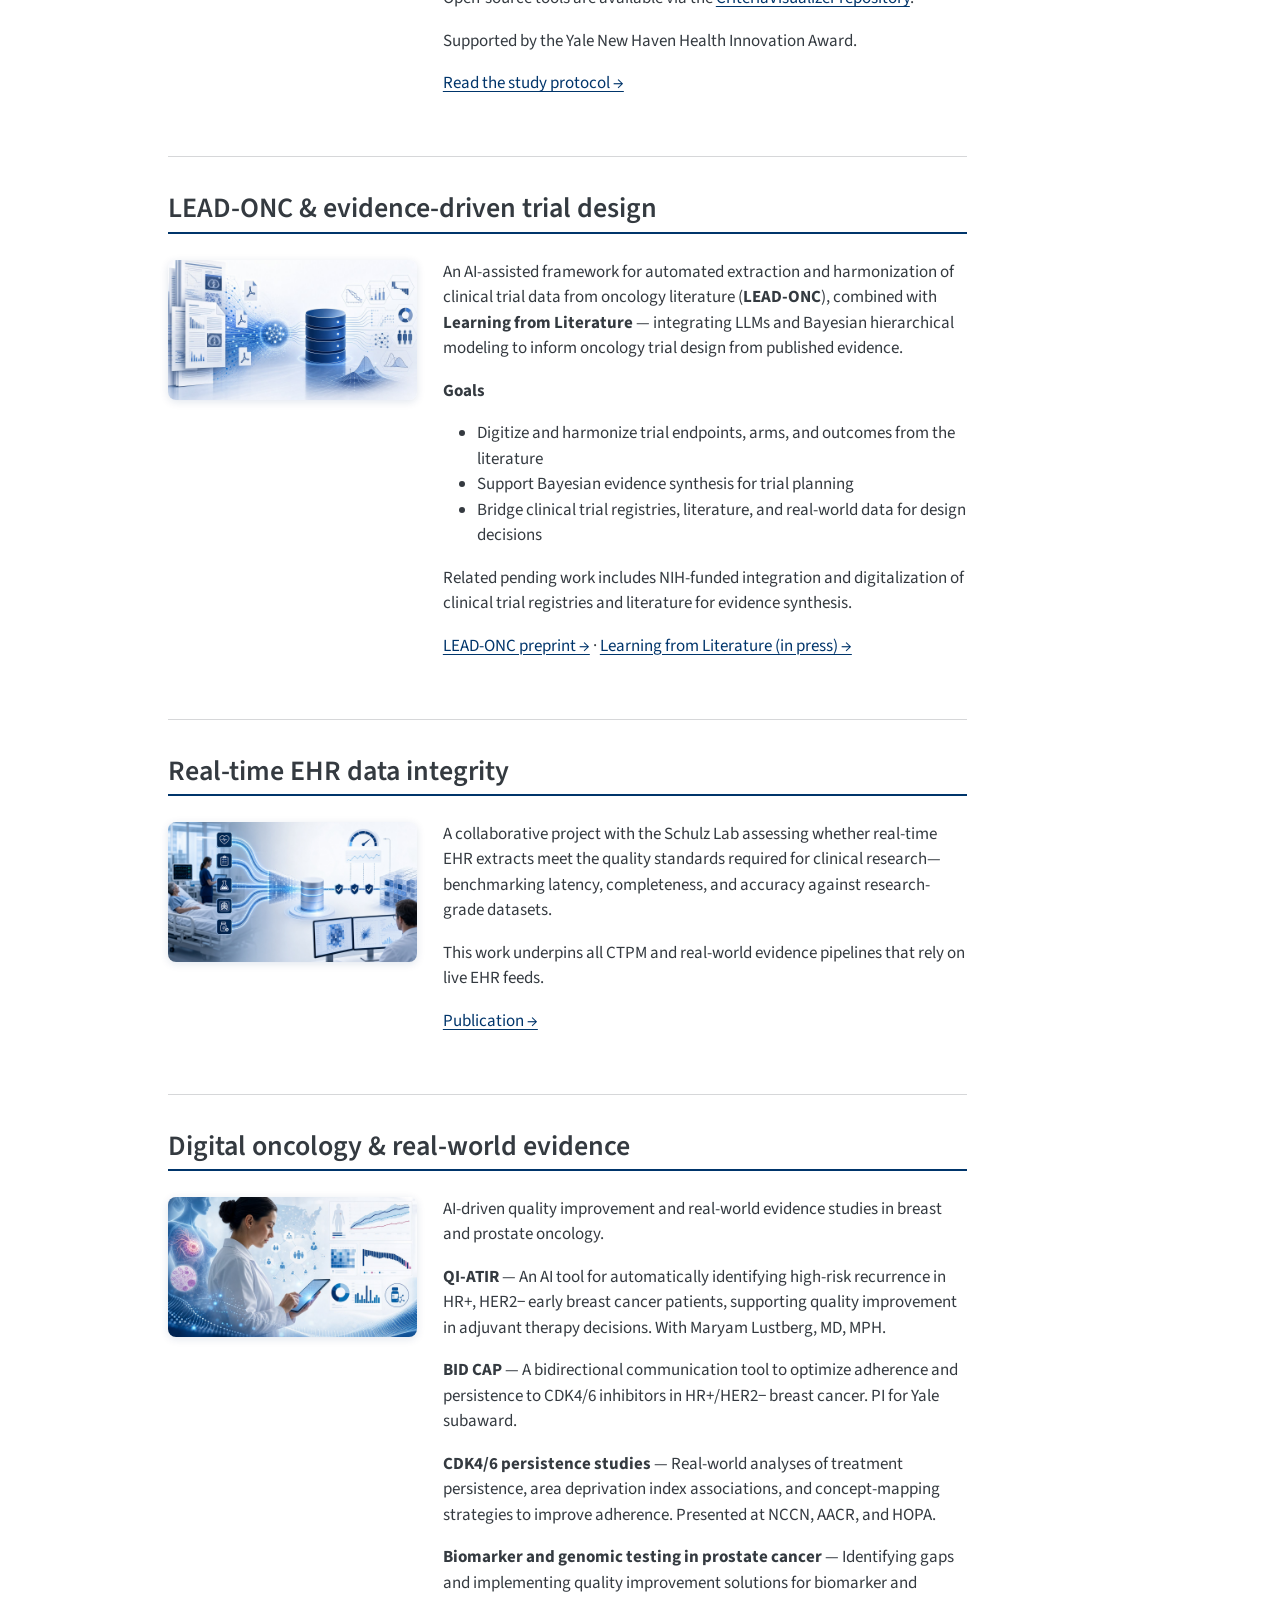
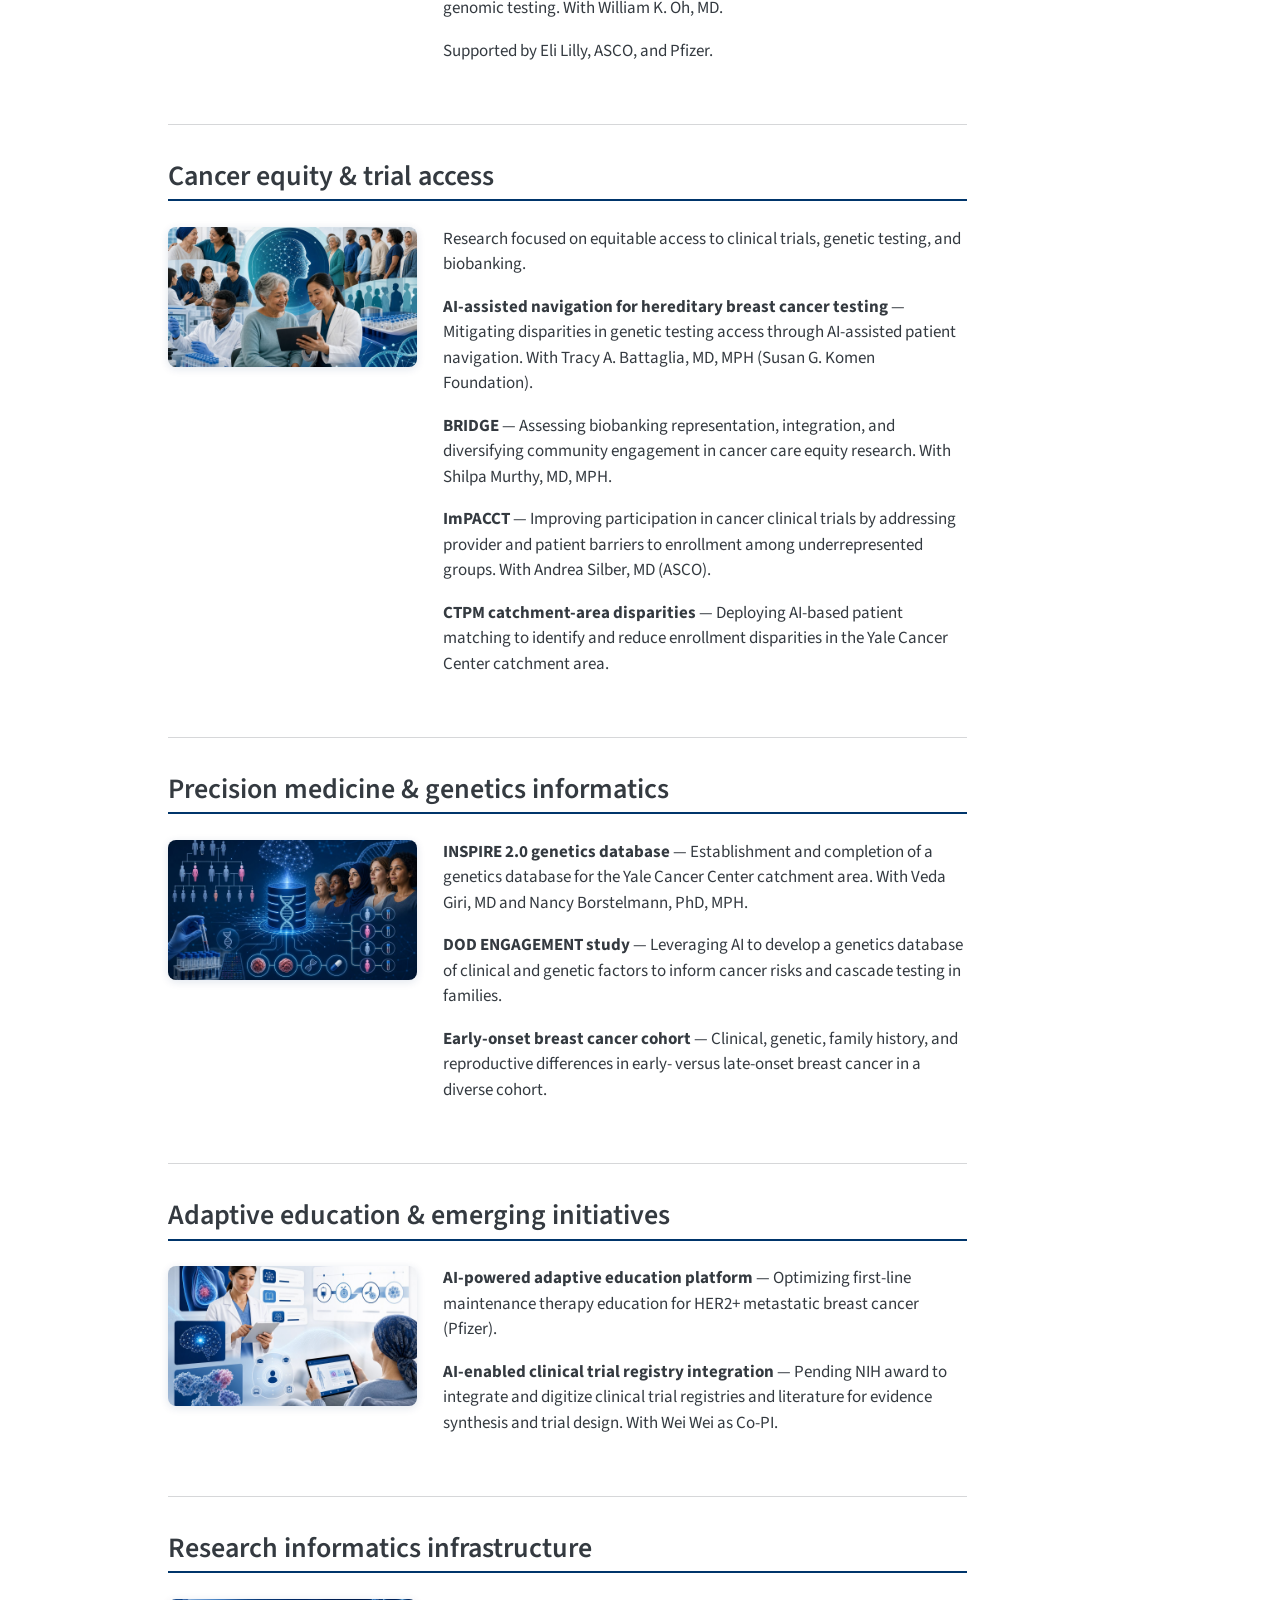
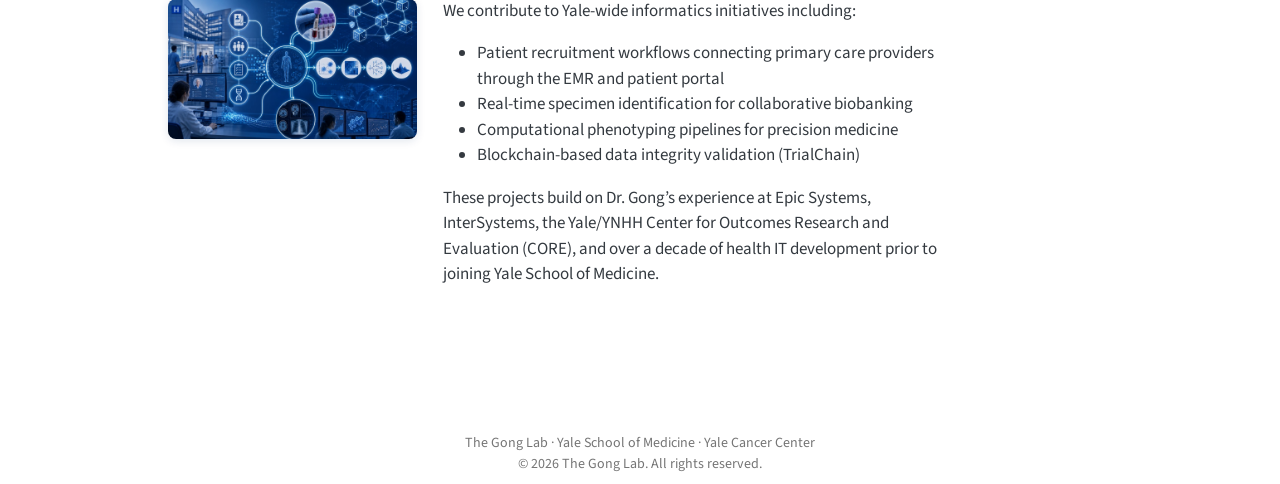
<file: docs/projects.html>
<!DOCTYPE html>
<html xmlns="http://www.w3.org/1999/xhtml" lang="en" xml:lang="en"><head>

<meta charset="utf-8">
<meta name="generator" content="quarto-1.11.9">

<meta name="viewport" content="width=device-width, initial-scale=1.0, user-scalable=yes">


<title>Projects – Gong Lab</title>
<style>
/* Default styles provided by pandoc.
** See https://pandoc.org/MANUAL.html#variables-for-html for config info.
*/
span.smallcaps{font-variant: small-caps;}
div.columns{display: flex; gap: 1.5em;}
div.column{flex: auto;}
@media screen {
div.columns{gap: min(4vw, 1.5em);}
div.column{overflow-x: auto;}
}
div.hanging-indent{margin-left: 1.5em; text-indent: -1.5em;}
ul.task-list{list-style: none;}
ul.task-list li input[type="checkbox"] {
  width: 0.8em;
  margin: 0 0.8em 0.2em -1em; /* quarto-specific, see https://github.com/quarto-dev/quarto-cli/issues/4556 */ 
  vertical-align: middle;
}
</style>


<script src="site_libs/quarto-nav/quarto-nav.js"></script>
<script src="site_libs/quarto-nav/headroom.min.js"></script>
<script src="site_libs/clipboard/clipboard.min.js"></script>
<script src="site_libs/quarto-search/autocomplete.umd.js"></script>
<script src="site_libs/quarto-search/fuse.min.js"></script>
<script src="site_libs/quarto-search/quarto-search.js"></script>
<meta name="quarto:offset" content="./">
<link href="./images/favicon.png" rel="icon" type="image/png">
<script src="site_libs/quarto-html/quarto.js" type="module"></script>
<script src="site_libs/quarto-html/tabsets/tabsets.js" type="module"></script>
<script src="site_libs/quarto-html/scrollable-regions/scrollable-regions.js" type="module"></script>
<script src="site_libs/quarto-html/popper.min.js"></script>
<script src="site_libs/quarto-html/tippy.umd.min.js"></script>
<script src="site_libs/quarto-html/anchor.min.js"></script>
<link href="site_libs/quarto-html/tippy.css" rel="stylesheet">
<link href="site_libs/quarto-html/quarto-syntax-highlighting-63b5708e65d6cd79cd7618c58d0c21e7.css" rel="stylesheet" class="quarto-color-scheme" id="quarto-text-highlighting-styles">
<link href="site_libs/quarto-html/quarto-syntax-highlighting-dark-447e42e69aaa9833c0ba1b986f430b20.css" rel="stylesheet" class="quarto-color-scheme quarto-color-alternate" id="quarto-text-highlighting-styles">
<link href="site_libs/quarto-html/quarto-syntax-highlighting-63b5708e65d6cd79cd7618c58d0c21e7.css" rel="stylesheet" class="quarto-color-scheme-extra" id="quarto-text-highlighting-styles">
<script src="site_libs/bootstrap/bootstrap.min.js"></script>
<link href="site_libs/bootstrap/bootstrap-icons.css" rel="stylesheet">
<link href="site_libs/bootstrap/bootstrap-d49c0a87182299ec1fa49d5443cd5d9a.min.css" rel="stylesheet" append-hash="true" class="quarto-color-scheme" id="quarto-bootstrap" data-mode="light">
<link href="site_libs/bootstrap/bootstrap-dark-d49c0a87182299ec1fa49d5443cd5d9a.min.css" rel="stylesheet" append-hash="true" class="quarto-color-scheme quarto-color-alternate" id="quarto-bootstrap" data-mode="light">
<link href="site_libs/bootstrap/bootstrap-d49c0a87182299ec1fa49d5443cd5d9a.min.css" rel="stylesheet" append-hash="true" class="quarto-color-scheme-extra" id="quarto-bootstrap" data-mode="light">
<script id="quarto-search-options" type="application/json">{
  "location": "navbar",
  "copy-button": false,
  "collapse-after": 3,
  "panel-placement": "end",
  "type": "overlay",
  "limit": 50,
  "keyboard-shortcut": [
    "f",
    "/",
    "s"
  ],
  "show-item-context": false,
  "language": {
    "search-no-results-text": "No results",
    "search-matching-documents-text": "matching documents",
    "search-copy-link-title": "Copy link to search",
    "search-hide-matches-text": "Hide additional matches",
    "search-more-match-text": "more match in this document",
    "search-more-matches-text": "more matches in this document",
    "search-clear-button-title": "Clear",
    "search-text-placeholder": "",
    "search-detached-cancel-button-title": "Cancel",
    "search-submit-button-title": "Submit",
    "search-label": "Search"
  }
}</script>
<meta http-equiv="Cache-Control" content="no-cache, no-store, must-revalidate">
<meta http-equiv="Pragma" content="no-cache">
<meta http-equiv="Expires" content="0">
<link rel="apple-touch-icon" href="images/apple-touch-icon.png">


<link rel="stylesheet" href="styles.css">
</head>

<body class="nav-fixed quarto-light"><a id="quarto-skip-link" class="visually-hidden-focusable" href="#quarto-document-content">Skip to main content</a>

<div id="quarto-search-results"></div>
  <header id="quarto-header" class="headroom fixed-top">
    <nav class="navbar navbar-expand-lg " data-bs-theme="dark" aria-label="Site">
      <div class="navbar-container container-fluid">
      <div class="navbar-brand-container mx-auto">
    <a href="./index.html" class="navbar-brand navbar-brand-logo">
    <img src="./images/yale-combined-logo.png" alt="Yale" class="navbar-logo light-content">
    <img src="./images/yale-combined-logo.png" alt="Yale" class="navbar-logo dark-content">
    </a>
    <a class="navbar-brand" href="./index.html">
    <span class="navbar-title">Gong Lab</span>
    </a>
  </div>
          <button class="navbar-toggler" type="button" data-bs-toggle="collapse" data-bs-target="#navbarCollapse" aria-controls="navbarCollapse" aria-expanded="false" aria-label="Toggle navigation" onclick="if (window.quartoToggleHeadroom) { window.quartoToggleHeadroom(); }">
  <span class="navbar-toggler-icon"></span>
</button>
          <div class="collapse navbar-collapse" id="navbarCollapse">
            <ul class="navbar-nav navbar-nav-scroll me-auto">
  <li class="nav-item">
    <a class="nav-link" href="./index.html"> 
<span class="menu-text">Home</span></a>
  </li>  
  <li class="nav-item">
    <a class="nav-link" href="./people.html"> 
<span class="menu-text">People</span></a>
  </li>  
  <li class="nav-item">
    <a class="nav-link" href="./research.html"> 
<span class="menu-text">Research</span></a>
  </li>  
  <li class="nav-item">
    <a class="nav-link" href="./funding.html"> 
<span class="menu-text">Funding</span></a>
  </li>  
  <li class="nav-item">
    <a class="nav-link" href="./publications.html"> 
<span class="menu-text">Publications</span></a>
  </li>  
  <li class="nav-item">
    <a class="nav-link active" href="./projects.html" aria-current="page"> 
<span class="menu-text">Projects</span></a>
  </li>  
  <li class="nav-item">
    <a class="nav-link" href="./news.html"> 
<span class="menu-text">News</span></a>
  </li>  
  <li class="nav-item">
    <a class="nav-link" href="./join.html"> 
<span class="menu-text">Join the Lab</span></a>
  </li>  
  <li class="nav-item">
    <a class="nav-link" href="./contact.html"> 
<span class="menu-text">Contact</span></a>
  </li>  
</ul>
          </div> <!-- /navcollapse -->
            <div class="quarto-navbar-tools">
</div>
            <div id="quarto-search" class="" title="Search"></div>
      </div> <!-- /container-fluid -->
    </nav>
</header>
<!-- content -->
<div id="quarto-content" class="quarto-container page-columns page-rows-contents page-layout-article page-navbar">
<!-- sidebar -->
<!-- margin-sidebar -->
    <div id="quarto-margin-sidebar" class="sidebar margin-sidebar">
        <nav id="TOC" role="doc-toc" aria-labelledby="toc-title" class="toc-active">
    <h2 id="toc-title">On this page</h2>
   
  <ul>
  <li><a href="#clinical-trial-patient-matching-ctpm-ctrltrial" id="toc-clinical-trial-patient-matching-ctpm-ctrltrial" class="nav-link active" data-scroll-target="#clinical-trial-patient-matching-ctpm-ctrltrial">Clinical Trial Patient Matching (CTPM) / CtrlTrial</a></li>
  <li><a href="#eligibility-criteria-visualizer" id="toc-eligibility-criteria-visualizer" class="nav-link" data-scroll-target="#eligibility-criteria-visualizer">Eligibility Criteria Visualizer</a></li>
  <li><a href="#lead-onc-evidence-driven-trial-design" id="toc-lead-onc-evidence-driven-trial-design" class="nav-link" data-scroll-target="#lead-onc-evidence-driven-trial-design">LEAD-ONC &amp; evidence-driven trial design</a></li>
  <li><a href="#real-time-ehr-data-integrity" id="toc-real-time-ehr-data-integrity" class="nav-link" data-scroll-target="#real-time-ehr-data-integrity">Real-time EHR data integrity</a></li>
  <li><a href="#digital-oncology-real-world-evidence" id="toc-digital-oncology-real-world-evidence" class="nav-link" data-scroll-target="#digital-oncology-real-world-evidence">Digital oncology &amp; real-world evidence</a></li>
  <li><a href="#cancer-equity-trial-access" id="toc-cancer-equity-trial-access" class="nav-link" data-scroll-target="#cancer-equity-trial-access">Cancer equity &amp; trial access</a></li>
  <li><a href="#precision-medicine-genetics-informatics" id="toc-precision-medicine-genetics-informatics" class="nav-link" data-scroll-target="#precision-medicine-genetics-informatics">Precision medicine &amp; genetics informatics</a></li>
  <li><a href="#adaptive-education-emerging-initiatives" id="toc-adaptive-education-emerging-initiatives" class="nav-link" data-scroll-target="#adaptive-education-emerging-initiatives">Adaptive education &amp; emerging initiatives</a></li>
  <li><a href="#research-informatics-infrastructure" id="toc-research-informatics-infrastructure" class="nav-link" data-scroll-target="#research-informatics-infrastructure">Research informatics infrastructure</a></li>
  </ul>
</nav>
    </div>
<!-- main -->
<main class="content" id="quarto-document-content" tabindex="-1">

<header id="title-block-header" class="quarto-title-block default">
<div class="quarto-title">
<h1 class="title">Projects</h1>
</div>



<div class="quarto-title-meta">

    
  
    
  </div>
  


</header>


<p>The Gong Lab leads and contributes to AI and informatics projects spanning clinical trial matching, real-world evidence, cancer equity, and digital oncology. Below are active and recent research initiatives.</p>
<section id="clinical-trial-patient-matching-ctpm-ctrltrial" class="level2">
<h2 class="anchored" data-anchor-id="clinical-trial-patient-matching-ctpm-ctrltrial">Clinical Trial Patient Matching (CTPM) / <a href="https://www.ctrltrial.com/">CtrlTrial</a></h2>
<div class="grid project-profile">
<div class="g-col-12 g-col-md-4">
<p><img src="images/projects/clinical-trial-patient-matching.jpg" class="project-image img-fluid" style="width:100.0%" alt="Clinical Trial Patient Matching system"></p>
</div>
<div class="g-col-12 g-col-md-8">
<p><strong>CTPM</strong> is our flagship research platform for semiautomated prescreening of cancer patients against open clinical trials. <strong><a href="https://www.ctrltrial.com/">CtrlTrial</a></strong> is the same technology, translated from Yale research into health system practice—founded by Dr.&nbsp;Gong to deploy AI-driven trial matching at scale.</p>
<p><strong>What it does</strong></p>
<ul>
<li>Ingests structured and unstructured EHR data via the OMOP common data model</li>
<li>Applies hybrid rules-based and NLP logic to evaluate inclusion/exclusion criteria</li>
<li>Delivers real-time feasibility assessments and patient-trial match lists</li>
<li>Prescreens patients from Epic and integrated clinical, pathology, laboratory, and CTMS systems</li>
<li>Notifies clinicians and trial teams when patients become eligible</li>
<li>Scales across trials, cancer types, and health system deployments</li>
</ul>
<p><strong>Related work</strong></p>
<ul>
<li>Catchment-area deployment to reduce enrollment disparities in the Yale Cancer Center catchment area</li>
<li>ImPACCT: improving participation in cancer clinical trials among underrepresented patients</li>
<li>Prospective evaluation in hematologic malignancies (MDS and multiple myeloma)</li>
<li>Retrospective demographic studies of trial underrepresentation across NCI-designated cancer centers</li>
</ul>
<p>Developed through Yale research programs and Yale Tsai CITY entrepreneurship initiatives, with pilot validation at Yale New Haven Health. Supported by Yale Cancer Center T-TARE, YNHH Innovation Awards, Blavatnik Accelerator Award, Yale Cancer Center Catchment Area Research Award, Rothberg Catalyzer Prize, and Connecticut Innovations BioPipeline Award.</p>
<p><a href="./publications.html">Read the 2026 publication →</a> · <a href="https://www.ctrltrial.com/">Visit CtrlTrial →</a></p>
</div>
</div>
<hr>
</section>
<section id="eligibility-criteria-visualizer" class="level2">
<h2 class="anchored" data-anchor-id="eligibility-criteria-visualizer">Eligibility Criteria Visualizer</h2>
<div class="grid project-profile">
<div class="g-col-12 g-col-md-4">
<p><img src="images/projects/eligibility-criteria-visualizer.jpg" class="project-image img-fluid" style="width:100.0%" alt="Eligibility Criteria Visualizer"></p>
</div>
<div class="g-col-12 g-col-md-8">
<p>An NLP framework for structuring and exploring clinical trial eligibility criteria at scale.</p>
<p><strong>Approach</strong></p>
<ol type="1">
<li>Unsupervised clustering of semantically similar criteria from trial protocols</li>
<li>LLM-based summarization of criteria clusters</li>
<li>Interactive visualization of patterns by disease domain and over time</li>
</ol>
<p>The prototype analyzed <strong>53,000+ oncology trials</strong> from ClinicalTrials.gov. Open-source tools are available via the <a href="https://github.com/ctrltrial/CriteriaVisualizer">CriteriaVisualizer repository</a>.</p>
<p>Supported by the Yale New Haven Health Innovation Award.</p>
<p><a href="https://www.researchprotocols.org/2026/1/e86425">Read the study protocol →</a></p>
</div>
</div>
<hr>
</section>
<section id="lead-onc-evidence-driven-trial-design" class="level2">
<h2 class="anchored" data-anchor-id="lead-onc-evidence-driven-trial-design">LEAD-ONC &amp; evidence-driven trial design</h2>
<div class="grid project-profile">
<div class="g-col-12 g-col-md-4">
<p><img src="images/projects/lead-onc.jpg" class="project-image img-fluid" style="width:100.0%" alt="LEAD-ONC evidence-driven trial design"></p>
</div>
<div class="g-col-12 g-col-md-8">
<p>An AI-assisted framework for automated extraction and harmonization of clinical trial data from oncology literature (<strong>LEAD-ONC</strong>), combined with <strong>Learning from Literature</strong> — integrating LLMs and Bayesian hierarchical modeling to inform oncology trial design from published evidence.</p>
<p><strong>Goals</strong></p>
<ul>
<li>Digitize and harmonize trial endpoints, arms, and outcomes from the literature</li>
<li>Support Bayesian evidence synthesis for trial planning</li>
<li>Bridge clinical trial registries, literature, and real-world data for design decisions</li>
</ul>
<p>Related pending work includes NIH-funded integration and digitalization of clinical trial registries and literature for evidence synthesis.</p>
<p><a href="https://doi.org/10.48550/arXiv.2602.08172">LEAD-ONC preprint →</a> · <a href="./publications.html">Learning from Literature (in press) →</a></p>
</div>
</div>
<hr>
</section>
<section id="real-time-ehr-data-integrity" class="level2">
<h2 class="anchored" data-anchor-id="real-time-ehr-data-integrity">Real-time EHR data integrity</h2>
<div class="grid project-profile">
<div class="g-col-12 g-col-md-4">
<p><img src="images/projects/ehr-data-integrity.jpg" class="project-image img-fluid" style="width:100.0%" alt="Real-time EHR data integrity project"></p>
</div>
<div class="g-col-12 g-col-md-8">
<p>A collaborative project with the Schulz Lab assessing whether real-time EHR extracts meet the quality standards required for clinical research—benchmarking latency, completeness, and accuracy against research-grade datasets.</p>
<p>This work underpins all CTPM and real-world evidence pipelines that rely on live EHR feeds.</p>
<p><a href="https://pubmed.ncbi.nlm.nih.gov/41511976/">Publication →</a></p>
</div>
</div>
<hr>
</section>
<section id="digital-oncology-real-world-evidence" class="level2">
<h2 class="anchored" data-anchor-id="digital-oncology-real-world-evidence">Digital oncology &amp; real-world evidence</h2>
<div class="grid project-profile">
<div class="g-col-12 g-col-md-4">
<p><img src="images/projects/digital-oncology.jpg" class="project-image img-fluid" style="width:100.0%" alt="Digital oncology and real-world evidence"></p>
</div>
<div class="g-col-12 g-col-md-8">
<p>AI-driven quality improvement and real-world evidence studies in breast and prostate oncology.</p>
<p><strong>QI-ATIR</strong> — An AI tool for automatically identifying high-risk recurrence in HR+, HER2− early breast cancer patients, supporting quality improvement in adjuvant therapy decisions. With Maryam Lustberg, MD, MPH.</p>
<p><strong>BID CAP</strong> — A bidirectional communication tool to optimize adherence and persistence to CDK4/6 inhibitors in HR+/HER2− breast cancer. PI for Yale subaward.</p>
<p><strong>CDK4/6 persistence studies</strong> — Real-world analyses of treatment persistence, area deprivation index associations, and concept-mapping strategies to improve adherence. Presented at NCCN, AACR, and HOPA.</p>
<p><strong>Biomarker and genomic testing in prostate cancer</strong> — Identifying gaps and implementing quality improvement solutions for biomarker and genomic testing. With William K. Oh, MD.</p>
<p>Supported by Eli Lilly, ASCO, and Pfizer.</p>
</div>
</div>
<hr>
</section>
<section id="cancer-equity-trial-access" class="level2">
<h2 class="anchored" data-anchor-id="cancer-equity-trial-access">Cancer equity &amp; trial access</h2>
<div class="grid project-profile">
<div class="g-col-12 g-col-md-4">
<p><img src="images/projects/cancer-equity.jpg" class="project-image img-fluid" style="width:100.0%" alt="Cancer equity and trial access"></p>
</div>
<div class="g-col-12 g-col-md-8">
<p>Research focused on equitable access to clinical trials, genetic testing, and biobanking.</p>
<p><strong>AI-assisted navigation for hereditary breast cancer testing</strong> — Mitigating disparities in genetic testing access through AI-assisted patient navigation. With Tracy A. Battaglia, MD, MPH (Susan G. Komen Foundation).</p>
<p><strong>BRIDGE</strong> — Assessing biobanking representation, integration, and diversifying community engagement in cancer care equity research. With Shilpa Murthy, MD, MPH.</p>
<p><strong>ImPACCT</strong> — Improving participation in cancer clinical trials by addressing provider and patient barriers to enrollment among underrepresented groups. With Andrea Silber, MD (ASCO).</p>
<p><strong>CTPM catchment-area disparities</strong> — Deploying AI-based patient matching to identify and reduce enrollment disparities in the Yale Cancer Center catchment area.</p>
</div>
</div>
<hr>
</section>
<section id="precision-medicine-genetics-informatics" class="level2">
<h2 class="anchored" data-anchor-id="precision-medicine-genetics-informatics">Precision medicine &amp; genetics informatics</h2>
<div class="grid project-profile">
<div class="g-col-12 g-col-md-4">
<p><img src="images/projects/precision-medicine.jpg" class="project-image img-fluid" style="width:100.0%" alt="Precision medicine and genetics informatics"></p>
</div>
<div class="g-col-12 g-col-md-8">
<p><strong>INSPIRE 2.0 genetics database</strong> — Establishment and completion of a genetics database for the Yale Cancer Center catchment area. With Veda Giri, MD and Nancy Borstelmann, PhD, MPH.</p>
<p><strong>DOD ENGAGEMENT study</strong> — Leveraging AI to develop a genetics database of clinical and genetic factors to inform cancer risks and cascade testing in families.</p>
<p><strong>Early-onset breast cancer cohort</strong> — Clinical, genetic, family history, and reproductive differences in early- versus late-onset breast cancer in a diverse cohort.</p>
</div>
</div>
<hr>
</section>
<section id="adaptive-education-emerging-initiatives" class="level2">
<h2 class="anchored" data-anchor-id="adaptive-education-emerging-initiatives">Adaptive education &amp; emerging initiatives</h2>
<div class="grid project-profile">
<div class="g-col-12 g-col-md-4">
<p><img src="images/projects/adaptive-education.jpg" class="project-image img-fluid" style="width:100.0%" alt="AI-powered adaptive education platform"></p>
</div>
<div class="g-col-12 g-col-md-8">
<p><strong>AI-powered adaptive education platform</strong> — Optimizing first-line maintenance therapy education for HER2+ metastatic breast cancer (Pfizer).</p>
<p><strong>AI-enabled clinical trial registry integration</strong> — Pending NIH award to integrate and digitize clinical trial registries and literature for evidence synthesis and trial design. With Wei Wei as Co-PI.</p>
</div>
</div>
<hr>
</section>
<section id="research-informatics-infrastructure" class="level2">
<h2 class="anchored" data-anchor-id="research-informatics-infrastructure">Research informatics infrastructure</h2>
<div class="grid project-profile">
<div class="g-col-12 g-col-md-4">
<p><img src="images/projects/research-informatics.jpg" class="project-image img-fluid" style="width:100.0%" alt="Research informatics infrastructure"></p>
</div>
<div class="g-col-12 g-col-md-8">
<p>We contribute to Yale-wide informatics initiatives including:</p>
<ul>
<li>Patient recruitment workflows connecting primary care providers through the EMR and patient portal</li>
<li>Real-time specimen identification for collaborative biobanking</li>
<li>Computational phenotyping pipelines for precision medicine</li>
<li>Blockchain-based data integrity validation (TrialChain)</li>
</ul>
<p>These projects build on Dr.&nbsp;Gong’s experience at Epic Systems, InterSystems, the Yale/YNHH Center for Outcomes Research and Evaluation (CORE), and over a decade of health IT development prior to joining Yale School of Medicine.</p>
</div>
</div>


</section>

</main> <!-- /main -->
<script id="quarto-html-after-body" type="application/javascript">
  window.document.addEventListener("DOMContentLoaded", function (event) {
    const icon = "";
    const anchorJS = new window.AnchorJS();
    anchorJS.options = {
      placement: 'right',
      icon: icon
    };
    anchorJS.add('.anchored');
    const isCodeAnnotation = (el) => {
      for (const clz of el.classList) {
        if (clz.startsWith('code-annotation-')) {                     
          return true;
        }
      }
      return false;
    }
    const onCopySuccess = function(e) {
      // button target
      const button = e.trigger;
      // don't keep focus
      button.blur();
      // flash "checked"
      button.classList.add('code-copy-button-checked');
      var currentTitle = button.getAttribute("title");
      button.setAttribute("title", "Copied!");
      let tooltip;
      if (window.bootstrap) {
        button.setAttribute("data-bs-toggle", "tooltip");
        button.setAttribute("data-bs-placement", "left");
        button.setAttribute("data-bs-title", "Copied!");
        tooltip = new bootstrap.Tooltip(button, 
          { trigger: "manual", 
            customClass: "code-copy-button-tooltip",
            offset: [0, -8]});
        tooltip.show();    
      }
      setTimeout(function() {
        if (tooltip) {
          tooltip.hide();
          button.removeAttribute("data-bs-title");
          button.removeAttribute("data-bs-toggle");
          button.removeAttribute("data-bs-placement");
        }
        button.setAttribute("title", currentTitle);
        button.classList.remove('code-copy-button-checked');
      }, 1000);
      // clear code selection
      e.clearSelection();
    }
    const getTextToCopy = function(trigger) {
      const outerScaffold = trigger.parentElement.cloneNode(true);
      const codeEl = outerScaffold.querySelector('code');
      for (const childEl of codeEl.children) {
        if (isCodeAnnotation(childEl)) {
          childEl.remove();
        }
      }
      return codeEl.innerText;
    }
    const clipboard = new window.ClipboardJS('.code-copy-button:not([data-in-quarto-modal])', {
      text: getTextToCopy
    });
    clipboard.on('success', onCopySuccess);
    if (window.document.getElementById('quarto-embedded-source-code-modal')) {
      const clipboardModal = new window.ClipboardJS('.code-copy-button[data-in-quarto-modal]', {
        text: getTextToCopy,
        container: window.document.getElementById('quarto-embedded-source-code-modal')
      });
      clipboardModal.on('success', onCopySuccess);
    }
      var localhostRegex = new RegExp(/^(?:http|https):\/\/localhost\:?[0-9]*\//);
      var mailtoRegex = new RegExp(/^mailto:/);
        var filterRegex = new RegExp("https:\/\/gonglab\.org\/");
      var isInternal = (href) => {
          return filterRegex.test(href) || localhostRegex.test(href) || mailtoRegex.test(href);
      }
      // Inspect non-navigation links and adorn them if external
      window.quartoDecorateExternalLinks = function (root) {
     var links = (root || window.document).querySelectorAll('a[href]:not(.nav-link):not(.navbar-brand):not(.toc-action):not(.sidebar-link):not(.sidebar-item-toggle):not(.pagination-link):not(.no-external):not([aria-hidden]):not(.dropdown-item):not(.quarto-navigation-tool):not(.about-link)');
      for (var i=0; i<links.length; i++) {
        const link = links[i];
        if (!isInternal(link.href)) {
          // undo the damage that might have been done by quarto-nav.js in the case of
          // links that we want to consider external
          if (link.dataset.originalHref !== undefined) {
            link.href = link.dataset.originalHref;
          }
          if (!link.classList.contains('no-external-icon')) {
          }
        }
      }
      };
      window.quartoDecorateExternalLinks(window.document);
    // Esc closes the popup (WCAG 1.4.13) and focus leaving both trigger and
    // popup closes it (WCAG 2.4.11); tippy handles neither for interactive popups.
    const hideOnEscAndFocusOut = {
      name: 'hideOnEscAndFocusOut',
      defaultValue: true,
      fn(instance) {
        const dismiss = () => {
          // A show scheduled by the trigger delay would otherwise reopen it
          instance.clearDelayTimeouts();
          instance.hide();
        };
        const onKeyDown = (event) => {
          if (event.key !== 'Escape') {
            return;
          }
          // Keep Esc from also reaching page handlers (e.g. reveal.js overview),
          // except an open reveal.js slide menu, which Esc should close too.
          // The menu handles keys only when its keyboard option is on.
          const menuHandlesEsc = window.Reveal?.getPlugin?.('menu')?.isOpen() &&
            window.Reveal.getConfig().menu?.keyboard !== false;
          if (!menuHandlesEsc) {
            event.stopPropagation();
          }
          if (instance.popper.contains(window.document.activeElement)) {
            // Disabled while refocusing so the focus trigger does not reopen it
            instance.disable();
            instance.reference.focus();
            instance.enable();
          }
          dismiss();
        };
        const onFocusOut = (event) => {
          const target = event.relatedTarget;
          if (target && !instance.reference.contains(target) &&
              !instance.popper.contains(target)) {
            dismiss();
          }
        };
        // On the trigger too: a click trigger (code-annotations: select) has no
        // blur handling. Attached for the instance's lifetime so leaving the
        // trigger also cancels a show still pending on the trigger delay.
        instance.reference.addEventListener('focusout', onFocusOut);
        return {
          onShow() {
            window.document.addEventListener('keydown', onKeyDown, true);
            instance.popper.addEventListener('focusout', onFocusOut);
          },
          onHide() {
            window.document.removeEventListener('keydown', onKeyDown, true);
            instance.popper.removeEventListener('focusout', onFocusOut);
          },
          onDestroy() {
            instance.reference.removeEventListener('focusout', onFocusOut);
          },
        };
      },
    };
    function tippyHover(el, contentFn, onTriggerFn, onUntriggerFn) {
      const config = {
        allowHTML: true,
        maxWidth: 500,
        delay: 100,
        arrow: false,
        appendTo: function(el) {
            return el.parentElement;
        },
        interactive: true,
        interactiveBorder: 10,
        theme: 'quarto',
        placement: 'bottom-start',
        plugins: [hideOnEscAndFocusOut],
      };
      if (contentFn) {
        config.content = contentFn;
      }
      if (onTriggerFn) {
        config.onTrigger = onTriggerFn;
      }
      if (onUntriggerFn) {
        config.onUntrigger = onUntriggerFn;
      }
      window.tippy(el, config); 
    }
    const noterefs = window.document.querySelectorAll('a[role="doc-noteref"]');
    for (var i=0; i<noterefs.length; i++) {
      const ref = noterefs[i];
      tippyHover(ref, function() {
        // use id or data attribute instead here
        let href = ref.getAttribute('data-footnote-href') || ref.getAttribute('href');
        try { href = new URL(href).hash; } catch {}
        const id = href.replace(/^#\/?/, "");
        const note = window.document.getElementById(id);
        if (note) {
          return note.innerHTML;
        } else {
          return "";
        }
      });
    }
    const xrefs = window.document.querySelectorAll('a.quarto-xref');
    const processXRef = (id, note) => {
      // Strip column container classes
      const stripColumnClz = (el) => {
        el.classList.remove("page-full", "page-columns");
        if (el.children) {
          for (const child of el.children) {
            stripColumnClz(child);
          }
        }
      }
      stripColumnClz(note)
      if (id === null || id.startsWith('sec-')) {
        // Special case sections, only their first couple elements
        const container = document.createElement("div");
        if (note.children && note.children.length > 2) {
          container.appendChild(note.children[0].cloneNode(true));
          for (let i = 1; i < note.children.length; i++) {
            const child = note.children[i];
            if (child.tagName === "P" && child.innerText === "") {
              continue;
            } else {
              container.appendChild(child.cloneNode(true));
              break;
            }
          }
          if (window.Quarto?.typesetMath) {
            window.Quarto.typesetMath(container);
          }
          return container.innerHTML
        } else {
          if (window.Quarto?.typesetMath) {
            window.Quarto.typesetMath(note);
          }
          return note.innerHTML;
        }
      } else {
        // Remove any anchor links if they are present
        const anchorLink = note.querySelector('a.anchorjs-link');
        if (anchorLink) {
          anchorLink.remove();
        }
        if (window.Quarto?.typesetMath) {
          window.Quarto.typesetMath(note);
        }
        if (note.classList.contains("callout")) {
          return note.outerHTML;
        } else {
          return note.innerHTML;
        }
      }
    }
    for (var i=0; i<xrefs.length; i++) {
      const xref = xrefs[i];
      tippyHover(xref, undefined, function(instance) {
        instance.disable();
        let url = xref.getAttribute('href');
        let hash = undefined; 
        if (url.startsWith('#')) {
          hash = url;
        } else {
          try { hash = new URL(url).hash; } catch {}
        }
        if (hash) {
          const id = hash.replace(/^#\/?/, "");
          const note = window.document.getElementById(id);
          if (note !== null) {
            try {
              const html = processXRef(id, note.cloneNode(true));
              instance.setContent(html);
            } finally {
              instance.enable();
              instance.show();
            }
          } else {
            // See if we can fetch this
            fetch(url.split('#')[0])
            .then(res => res.text())
            .then(html => {
              const parser = new DOMParser();
              const htmlDoc = parser.parseFromString(html, "text/html");
              const note = htmlDoc.getElementById(id);
              if (note !== null) {
                const html = processXRef(id, note);
                instance.setContent(html);
              } 
            }).finally(() => {
              instance.enable();
              instance.show();
            });
          }
        } else {
          // See if we can fetch a full url (with no hash to target)
          // This is a special case and we should probably do some content thinning / targeting
          fetch(url)
          .then(res => res.text())
          .then(html => {
            const parser = new DOMParser();
            const htmlDoc = parser.parseFromString(html, "text/html");
            const note = htmlDoc.querySelector('main.content');
            if (note !== null) {
              // This should only happen for chapter cross references
              // (since there is no id in the URL)
              // remove the first header
              if (note.children.length > 0 && note.children[0].tagName === "HEADER") {
                note.children[0].remove();
              }
              const html = processXRef(null, note);
              instance.setContent(html);
            } 
          }).finally(() => {
            instance.enable();
            instance.show();
          });
        }
      }, function(instance) {
      });
    }
        let selectedAnnoteEl;
        const selectorForAnnotation = ( cell, annotation) => {
          let cellAttr = 'data-code-cell="' + cell + '"';
          let lineAttr = 'data-code-annotation="' +  annotation + '"';
          const selector = 'span[' + cellAttr + '][' + lineAttr + ']';
          return selector;
        }
        const selectCodeLines = (annoteEl) => {
          const doc = window.document;
          const targetCell = annoteEl.getAttribute("data-target-cell");
          const targetAnnotation = annoteEl.getAttribute("data-target-annotation");
          const annoteSpan = window.document.querySelector(selectorForAnnotation(targetCell, targetAnnotation));
          const lines = annoteSpan.getAttribute("data-code-lines").split(",");
          const lineIds = lines.map((line) => {
            return targetCell + "-" + line;
          })
          // Each band is positioned against its own containing block, which is
          // not the offsetParent of the lines, so place it from client rects.
          const placeBand = (band, firstEl, lastEl, codeBlock) => {
            const container = band.offsetParent;
            if (container === null) {
              return;
            }
            const containerRect = container.getBoundingClientRect();
            // Reveal.js scales slides with a transform, so convert client
            // pixels back to the CSS pixels of the container.
            const scale = containerRect.height / container.offsetHeight || 1;
            const firstRect = firstEl.getBoundingClientRect();
            const lastRect = lastEl.getBoundingClientRect();
            const top = (firstRect.top - containerRect.top) / scale - container.clientTop + container.scrollTop;
            const height = (lastRect.bottom - firstRect.top) / scale;
            band.style.top = top - 2 + "px";
            band.style.height = height + 4 + "px";
            if (codeBlock) {
              // Without the copy button wrapper, the containing block is wider
              // than the code block, so span the code block explicitly.
              const blockRect = codeBlock.getBoundingClientRect();
              band.style.left = (blockRect.left - containerRect.left) / scale - container.clientLeft + container.scrollLeft + "px";
              band.style.width = blockRect.width / scale + "px";
            }
          };
          if (lineIds.length > 0) {
            const el = window.document.getElementById(lineIds[0]);
            const lastEl = window.document.getElementById(lineIds[lineIds.length - 1]);
            const parent = el.parentElement.parentElement;
            // cook up a div (if necessary) and position it
            let div = window.document.getElementById("code-annotation-line-highlight");
            if (div === null) {
              div = window.document.createElement("div");
              div.setAttribute("id", "code-annotation-line-highlight");
              div.style.position = 'absolute';
              parent.appendChild(div);
            }
            placeBand(div, el, lastEl, parent.closest("div.sourceCode") || parent);
            let gutterDiv = window.document.getElementById("code-annotation-line-highlight-gutter");
            if (gutterDiv === null) {
              gutterDiv = window.document.createElement("div");
              gutterDiv.setAttribute("id", "code-annotation-line-highlight-gutter");
              gutterDiv.style.position = 'absolute';
              const codeCell = window.document.getElementById(targetCell);
              const gutter = codeCell.querySelector('.code-annotation-gutter');
              gutter.appendChild(gutterDiv);
            }
            placeBand(gutterDiv, el, lastEl);
            selectedAnnoteEl = annoteEl;
          }
        };
        const unselectCodeLines = () => {
          const elementsIds = ["code-annotation-line-highlight", "code-annotation-line-highlight-gutter"];
          elementsIds.forEach((elId) => {
            const div = window.document.getElementById(elId);
            if (div) {
              div.remove();
            }
          });
          selectedAnnoteEl = undefined;
        };
          // Handle positioning of the toggle
      window.addEventListener(
        "resize",
        throttle(() => {
          elRect = undefined;
          if (selectedAnnoteEl) {
            selectCodeLines(selectedAnnoteEl);
          }
        }, 10)
      );
      function throttle(fn, ms) {
      let throttle = false;
      let timer;
        return (...args) => {
          if(!throttle) { // first call gets through
              fn.apply(this, args);
              throttle = true;
          } else { // all the others get throttled
              if(timer) clearTimeout(timer); // cancel #2
              timer = setTimeout(() => {
                fn.apply(this, args);
                timer = throttle = false;
              }, ms);
          }
        };
      }
        // Attach click handler to the DT
        const annoteDls = window.document.querySelectorAll('dt[data-target-cell]');
        for (const annoteDlNode of annoteDls) {
          annoteDlNode.addEventListener('click', (event) => {
            const clickedEl = event.target;
            if (clickedEl !== selectedAnnoteEl) {
              unselectCodeLines();
              const activeEl = window.document.querySelector('dt[data-target-cell].code-annotation-active');
              if (activeEl) {
                activeEl.classList.remove('code-annotation-active');
              }
              selectCodeLines(clickedEl);
              clickedEl.classList.add('code-annotation-active');
            } else {
              // Unselect the line
              unselectCodeLines();
              clickedEl.classList.remove('code-annotation-active');
            }
          });
        }
    const findCites = (el) => {
      const parentEl = el.parentElement;
      if (parentEl) {
        const cites = parentEl.dataset.cites;
        if (cites) {
          return {
            el,
            cites: cites.split(' ')
          };
        } else {
          return findCites(el.parentElement)
        }
      } else {
        return undefined;
      }
    };
    var bibliorefs = window.document.querySelectorAll('a[role="doc-biblioref"]');
    for (var i=0; i<bibliorefs.length; i++) {
      const ref = bibliorefs[i];
      const citeInfo = findCites(ref);
      if (citeInfo) {
        tippyHover(citeInfo.el, function() {
          var popup = window.document.createElement('div');
          citeInfo.cites.forEach(function(cite) {
            var citeDiv = window.document.createElement('div');
            citeDiv.classList.add('hanging-indent');
            citeDiv.classList.add('csl-entry');
            var biblioDiv = window.document.getElementById('ref-' + cite);
            if (biblioDiv) {
              citeDiv.innerHTML = biblioDiv.innerHTML;
            }
            popup.appendChild(citeDiv);
          });
          return popup.innerHTML;
        });
      }
    }
  });
  </script>
  <script type="application/javascript">
  window.quartoScrollableRegionsLabels = {"code":"Scrollable code","output":"Scrollable output"};
  </script>
</div> <!-- /content -->
<footer class="footer">
  <div class="nav-footer">
    <div class="nav-footer-left">
      &nbsp;
    </div>   
    <div class="nav-footer-center">
<p>The Gong Lab · Yale School of Medicine · Yale Cancer Center<br>
© 2026 The Gong Lab. All rights reserved.</p>
</div>
    <div class="nav-footer-right">
      &nbsp;
    </div>
  </div>
</footer>




</body></html>
</file>
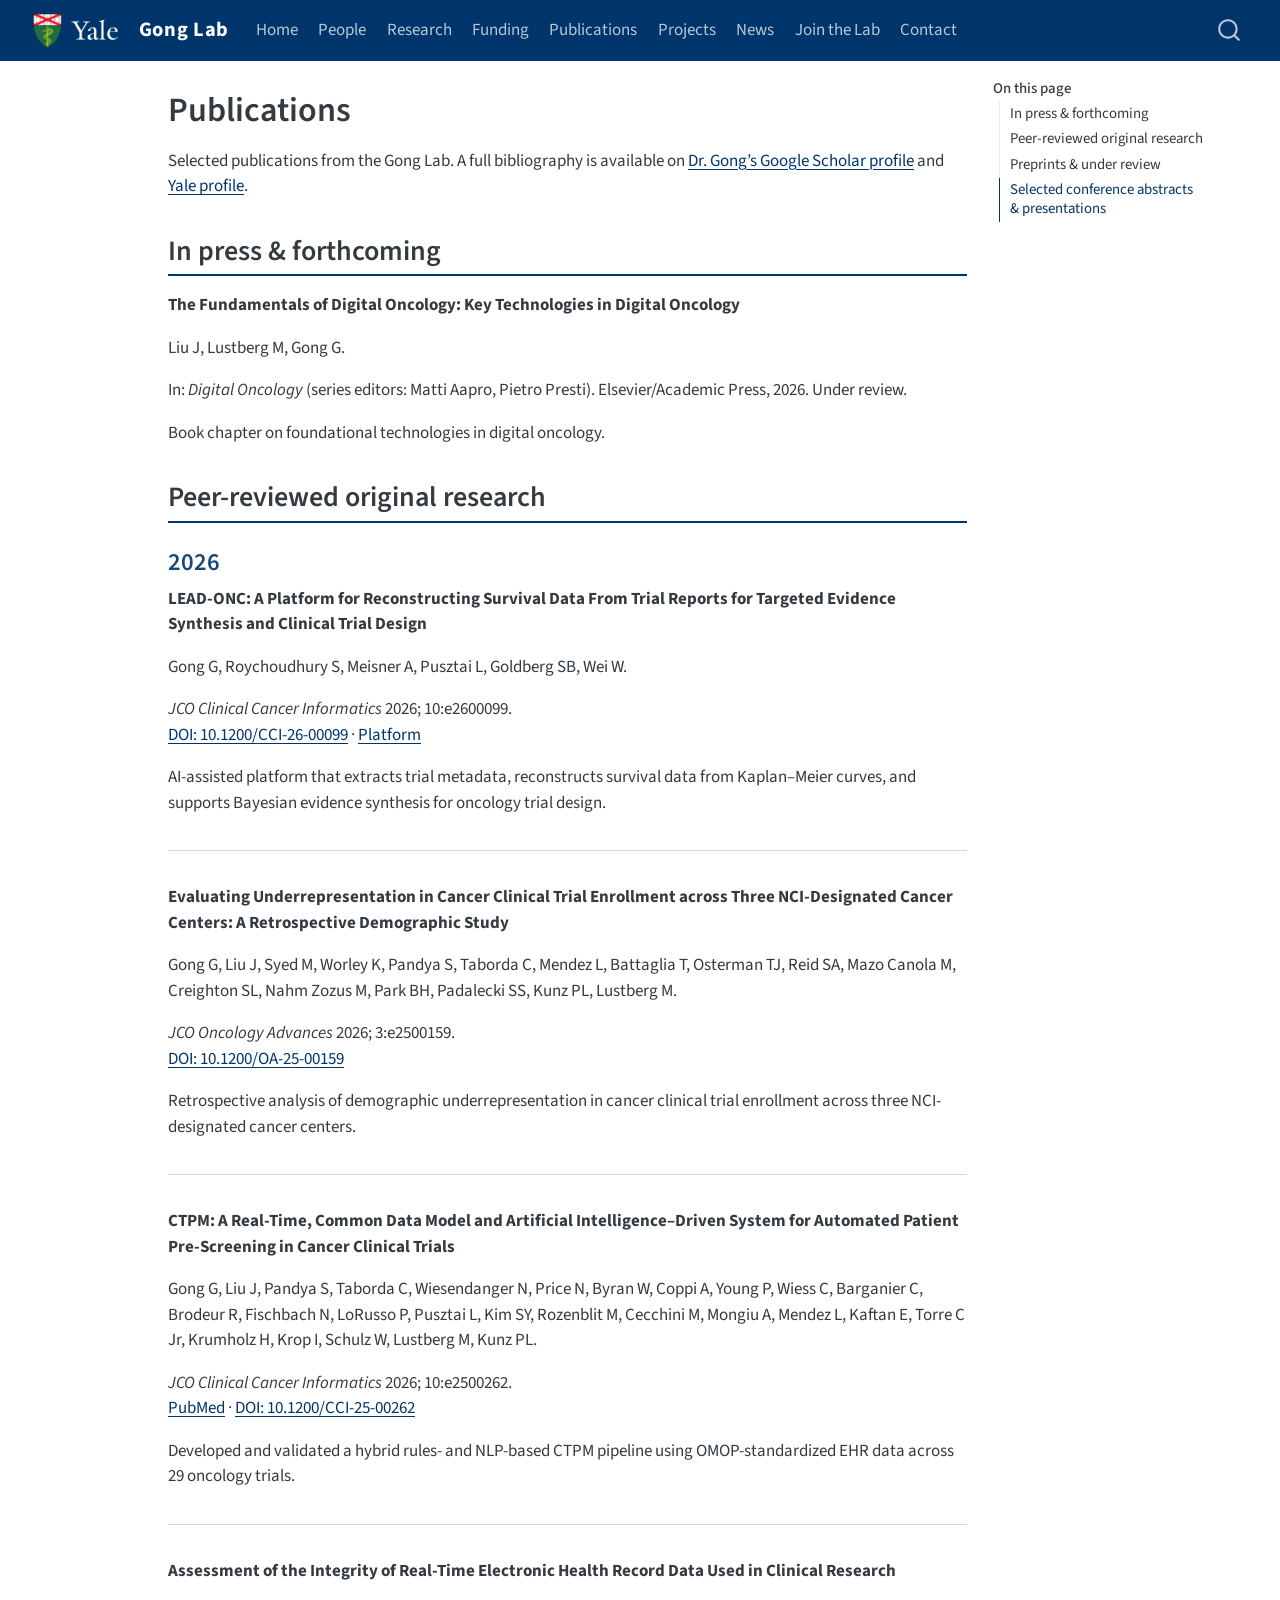
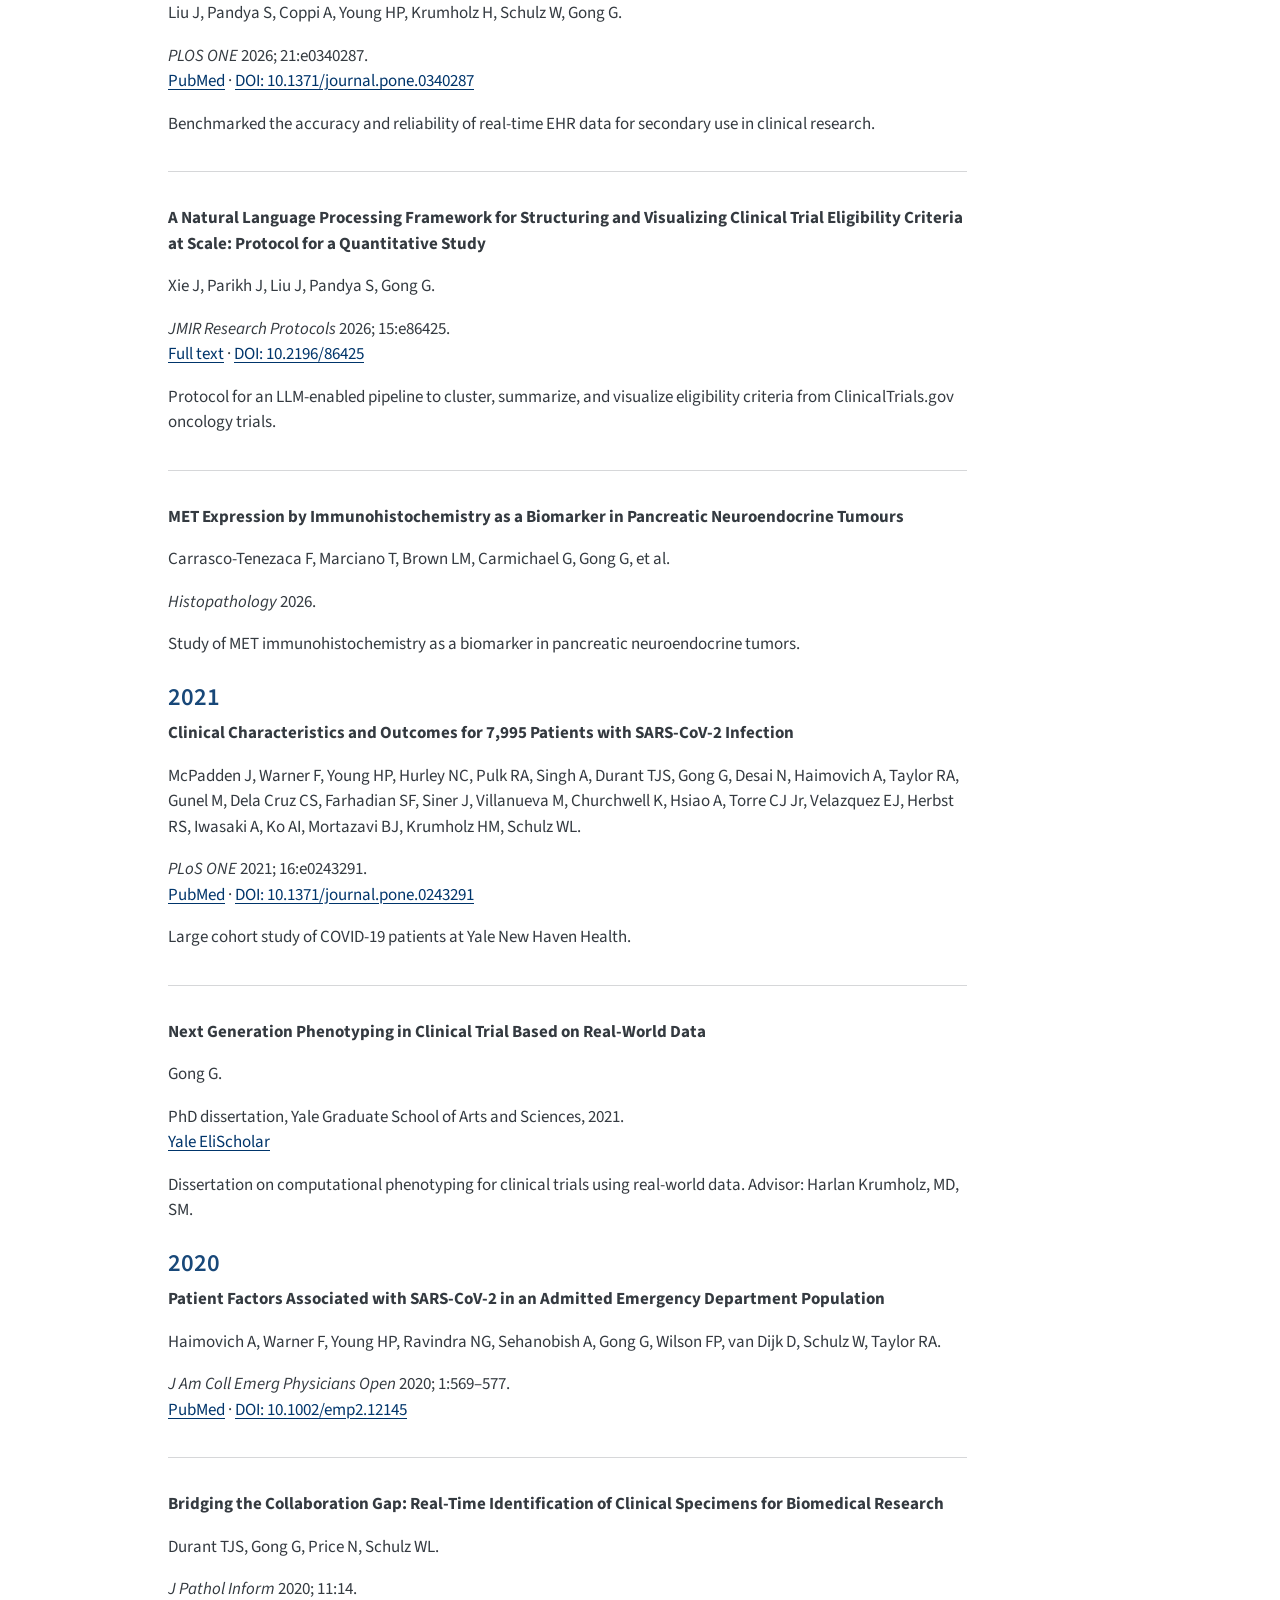
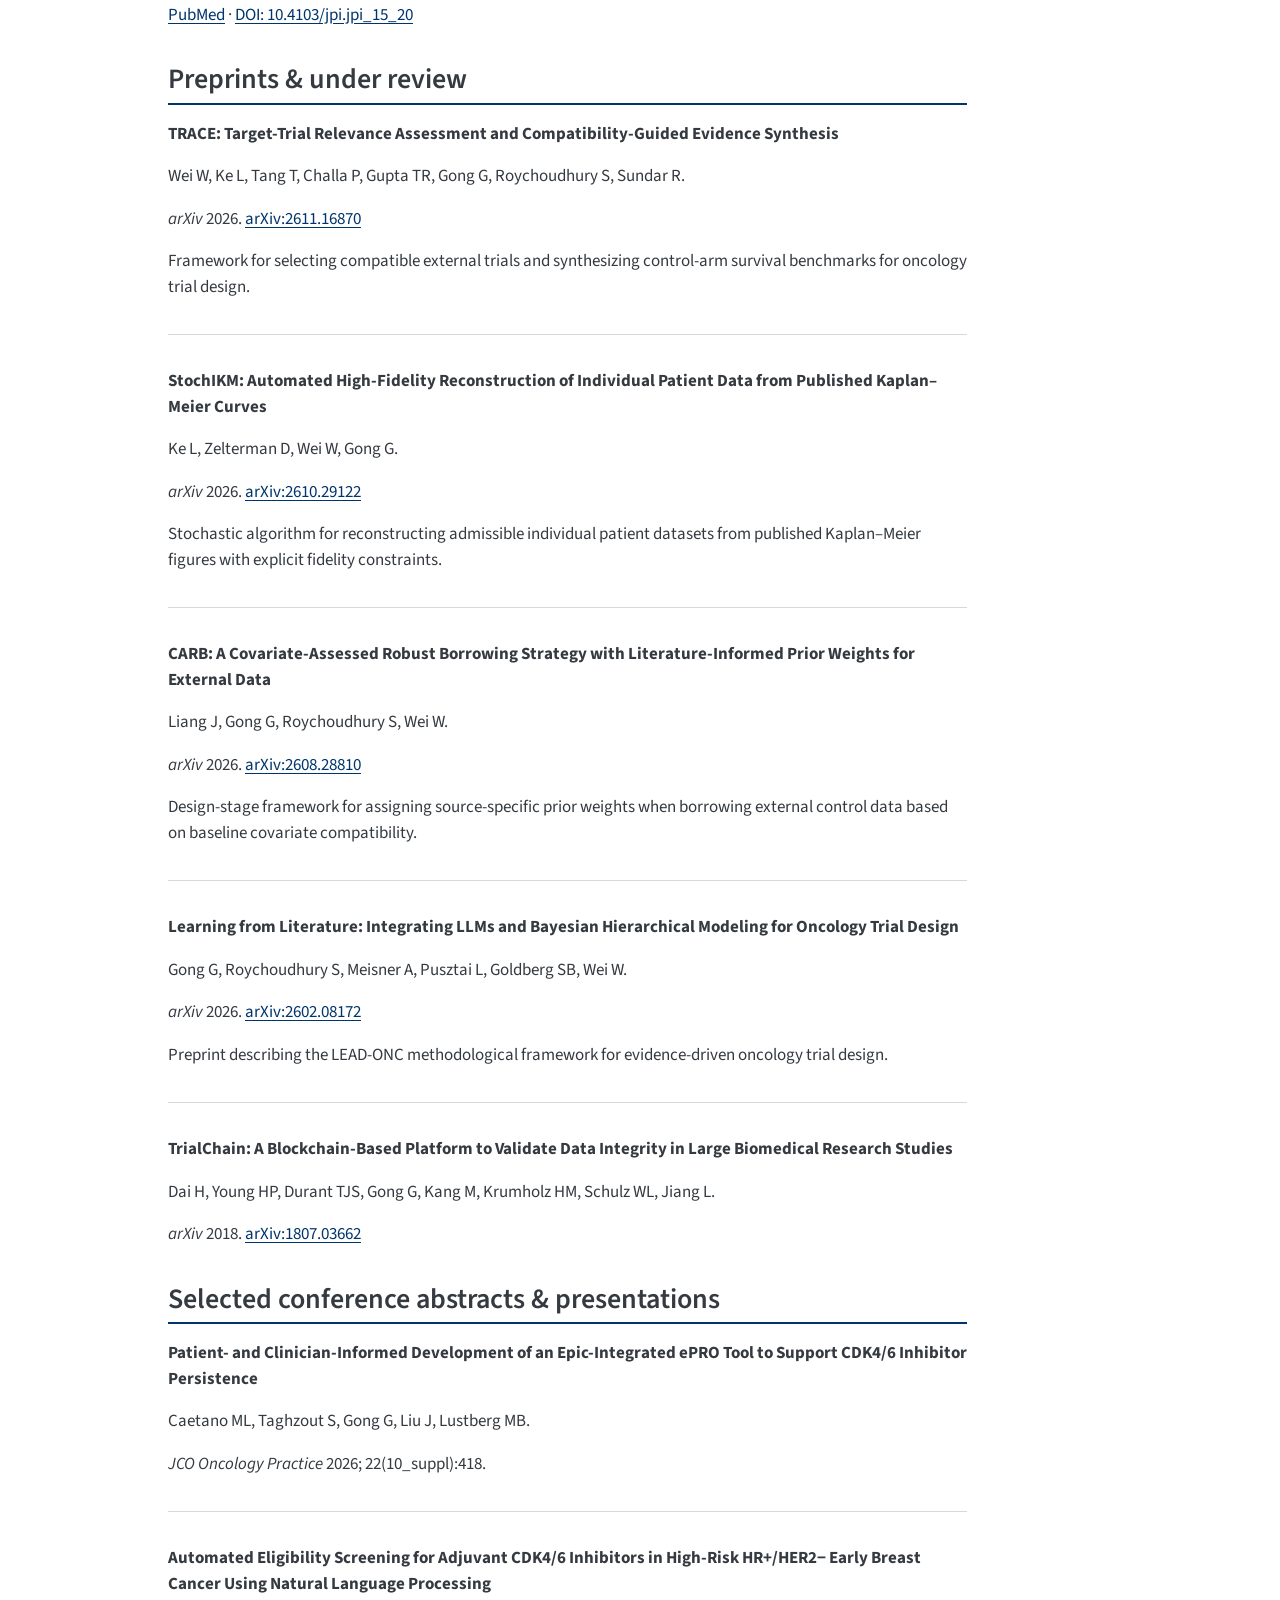
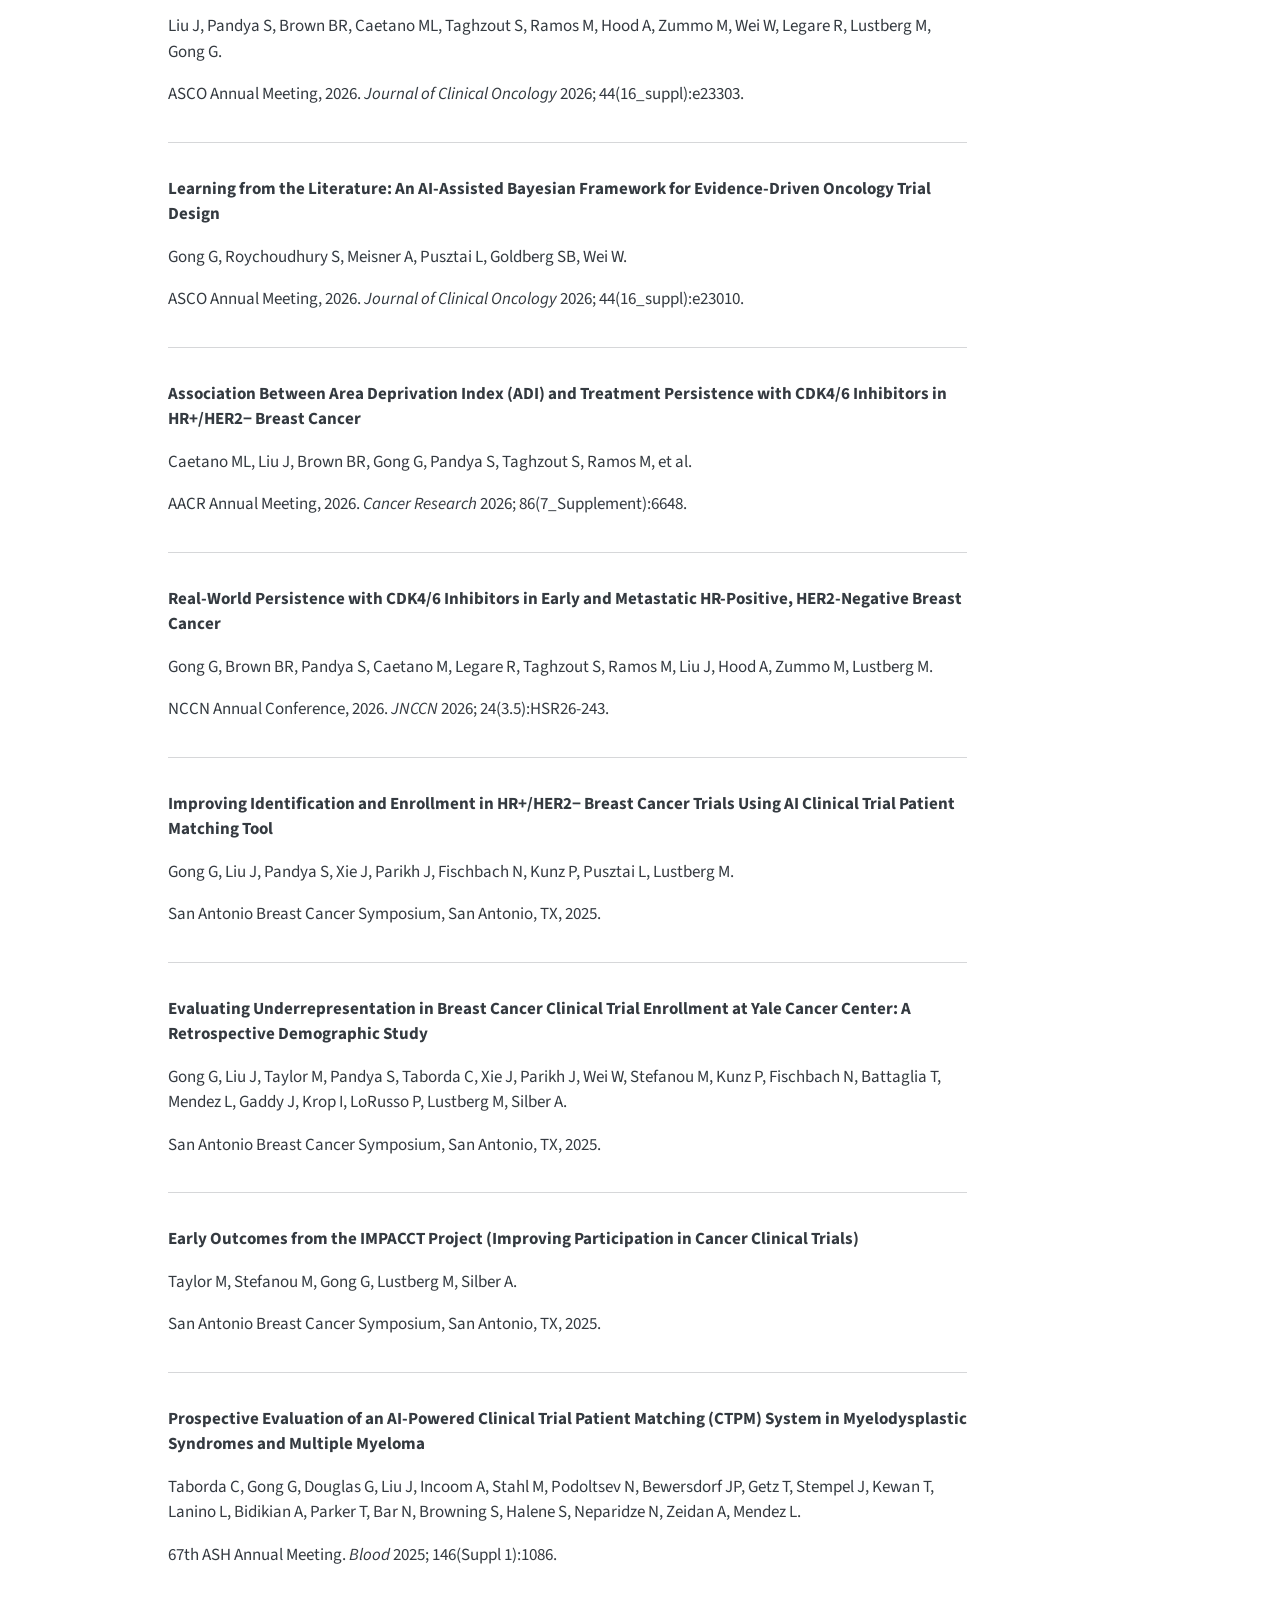
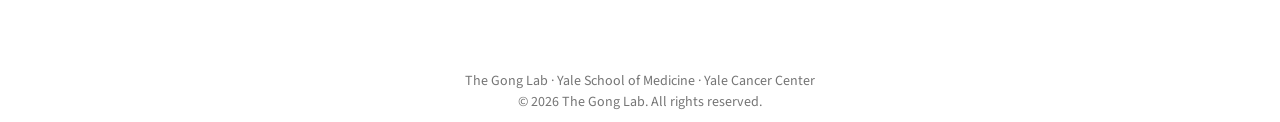
<file: docs/publications.html>
<!DOCTYPE html>
<html xmlns="http://www.w3.org/1999/xhtml" lang="en" xml:lang="en"><head>

<meta charset="utf-8">
<meta name="generator" content="quarto-1.11.9">

<meta name="viewport" content="width=device-width, initial-scale=1.0, user-scalable=yes">


<title>Publications – Gong Lab</title>
<style>
/* Default styles provided by pandoc.
** See https://pandoc.org/MANUAL.html#variables-for-html for config info.
*/
span.smallcaps{font-variant: small-caps;}
div.columns{display: flex; gap: 1.5em;}
div.column{flex: auto;}
@media screen {
div.columns{gap: min(4vw, 1.5em);}
div.column{overflow-x: auto;}
}
div.hanging-indent{margin-left: 1.5em; text-indent: -1.5em;}
ul.task-list{list-style: none;}
ul.task-list li input[type="checkbox"] {
  width: 0.8em;
  margin: 0 0.8em 0.2em -1em; /* quarto-specific, see https://github.com/quarto-dev/quarto-cli/issues/4556 */ 
  vertical-align: middle;
}
</style>


<script src="site_libs/quarto-nav/quarto-nav.js"></script>
<script src="site_libs/quarto-nav/headroom.min.js"></script>
<script src="site_libs/clipboard/clipboard.min.js"></script>
<script src="site_libs/quarto-search/autocomplete.umd.js"></script>
<script src="site_libs/quarto-search/fuse.min.js"></script>
<script src="site_libs/quarto-search/quarto-search.js"></script>
<meta name="quarto:offset" content="./">
<link href="./images/favicon.png" rel="icon" type="image/png">
<script src="site_libs/quarto-html/quarto.js" type="module"></script>
<script src="site_libs/quarto-html/tabsets/tabsets.js" type="module"></script>
<script src="site_libs/quarto-html/scrollable-regions/scrollable-regions.js" type="module"></script>
<script src="site_libs/quarto-html/popper.min.js"></script>
<script src="site_libs/quarto-html/tippy.umd.min.js"></script>
<script src="site_libs/quarto-html/anchor.min.js"></script>
<link href="site_libs/quarto-html/tippy.css" rel="stylesheet">
<link href="site_libs/quarto-html/quarto-syntax-highlighting-63b5708e65d6cd79cd7618c58d0c21e7.css" rel="stylesheet" class="quarto-color-scheme" id="quarto-text-highlighting-styles">
<link href="site_libs/quarto-html/quarto-syntax-highlighting-dark-447e42e69aaa9833c0ba1b986f430b20.css" rel="stylesheet" class="quarto-color-scheme quarto-color-alternate" id="quarto-text-highlighting-styles">
<link href="site_libs/quarto-html/quarto-syntax-highlighting-63b5708e65d6cd79cd7618c58d0c21e7.css" rel="stylesheet" class="quarto-color-scheme-extra" id="quarto-text-highlighting-styles">
<script src="site_libs/bootstrap/bootstrap.min.js"></script>
<link href="site_libs/bootstrap/bootstrap-icons.css" rel="stylesheet">
<link href="site_libs/bootstrap/bootstrap-d49c0a87182299ec1fa49d5443cd5d9a.min.css" rel="stylesheet" append-hash="true" class="quarto-color-scheme" id="quarto-bootstrap" data-mode="light">
<link href="site_libs/bootstrap/bootstrap-dark-d49c0a87182299ec1fa49d5443cd5d9a.min.css" rel="stylesheet" append-hash="true" class="quarto-color-scheme quarto-color-alternate" id="quarto-bootstrap" data-mode="light">
<link href="site_libs/bootstrap/bootstrap-d49c0a87182299ec1fa49d5443cd5d9a.min.css" rel="stylesheet" append-hash="true" class="quarto-color-scheme-extra" id="quarto-bootstrap" data-mode="light">
<script id="quarto-search-options" type="application/json">{
  "location": "navbar",
  "copy-button": false,
  "collapse-after": 3,
  "panel-placement": "end",
  "type": "overlay",
  "limit": 50,
  "keyboard-shortcut": [
    "f",
    "/",
    "s"
  ],
  "show-item-context": false,
  "language": {
    "search-no-results-text": "No results",
    "search-matching-documents-text": "matching documents",
    "search-copy-link-title": "Copy link to search",
    "search-hide-matches-text": "Hide additional matches",
    "search-more-match-text": "more match in this document",
    "search-more-matches-text": "more matches in this document",
    "search-clear-button-title": "Clear",
    "search-text-placeholder": "",
    "search-detached-cancel-button-title": "Cancel",
    "search-submit-button-title": "Submit",
    "search-label": "Search"
  }
}</script>
<meta http-equiv="Cache-Control" content="no-cache, no-store, must-revalidate">
<meta http-equiv="Pragma" content="no-cache">
<meta http-equiv="Expires" content="0">
<link rel="apple-touch-icon" href="images/apple-touch-icon.png">


<link rel="stylesheet" href="styles.css">
</head>

<body class="nav-fixed quarto-light"><a id="quarto-skip-link" class="visually-hidden-focusable" href="#quarto-document-content">Skip to main content</a>

<div id="quarto-search-results"></div>
  <header id="quarto-header" class="headroom fixed-top">
    <nav class="navbar navbar-expand-lg " data-bs-theme="dark" aria-label="Site">
      <div class="navbar-container container-fluid">
      <div class="navbar-brand-container mx-auto">
    <a href="./index.html" class="navbar-brand navbar-brand-logo">
    <img src="./images/yale-combined-logo.png" alt="Yale" class="navbar-logo light-content">
    <img src="./images/yale-combined-logo.png" alt="Yale" class="navbar-logo dark-content">
    </a>
    <a class="navbar-brand" href="./index.html">
    <span class="navbar-title">Gong Lab</span>
    </a>
  </div>
          <button class="navbar-toggler" type="button" data-bs-toggle="collapse" data-bs-target="#navbarCollapse" aria-controls="navbarCollapse" aria-expanded="false" aria-label="Toggle navigation" onclick="if (window.quartoToggleHeadroom) { window.quartoToggleHeadroom(); }">
  <span class="navbar-toggler-icon"></span>
</button>
          <div class="collapse navbar-collapse" id="navbarCollapse">
            <ul class="navbar-nav navbar-nav-scroll me-auto">
  <li class="nav-item">
    <a class="nav-link" href="./index.html"> 
<span class="menu-text">Home</span></a>
  </li>  
  <li class="nav-item">
    <a class="nav-link" href="./people.html"> 
<span class="menu-text">People</span></a>
  </li>  
  <li class="nav-item">
    <a class="nav-link" href="./research.html"> 
<span class="menu-text">Research</span></a>
  </li>  
  <li class="nav-item">
    <a class="nav-link" href="./funding.html"> 
<span class="menu-text">Funding</span></a>
  </li>  
  <li class="nav-item">
    <a class="nav-link active" href="./publications.html" aria-current="page"> 
<span class="menu-text">Publications</span></a>
  </li>  
  <li class="nav-item">
    <a class="nav-link" href="./projects.html"> 
<span class="menu-text">Projects</span></a>
  </li>  
  <li class="nav-item">
    <a class="nav-link" href="./news.html"> 
<span class="menu-text">News</span></a>
  </li>  
  <li class="nav-item">
    <a class="nav-link" href="./join.html"> 
<span class="menu-text">Join the Lab</span></a>
  </li>  
  <li class="nav-item">
    <a class="nav-link" href="./contact.html"> 
<span class="menu-text">Contact</span></a>
  </li>  
</ul>
          </div> <!-- /navcollapse -->
            <div class="quarto-navbar-tools">
</div>
            <div id="quarto-search" class="" title="Search"></div>
      </div> <!-- /container-fluid -->
    </nav>
</header>
<!-- content -->
<div id="quarto-content" class="quarto-container page-columns page-rows-contents page-layout-article page-navbar">
<!-- sidebar -->
<!-- margin-sidebar -->
    <div id="quarto-margin-sidebar" class="sidebar margin-sidebar">
        <nav id="TOC" role="doc-toc" aria-labelledby="toc-title" class="toc-active">
    <h2 id="toc-title">On this page</h2>
   
  <ul>
  <li><a href="#in-press-forthcoming" id="toc-in-press-forthcoming" class="nav-link active" data-scroll-target="#in-press-forthcoming">In press &amp; forthcoming</a></li>
  <li><a href="#peer-reviewed-original-research" id="toc-peer-reviewed-original-research" class="nav-link" data-scroll-target="#peer-reviewed-original-research">Peer-reviewed original research</a>
  <ul class="collapse">
  <li><a href="#section" id="toc-section" class="nav-link" data-scroll-target="#section">2026</a></li>
  <li><a href="#section-1" id="toc-section-1" class="nav-link" data-scroll-target="#section-1">2021</a></li>
  <li><a href="#section-2" id="toc-section-2" class="nav-link" data-scroll-target="#section-2">2020</a></li>
  </ul></li>
  <li><a href="#preprints-under-review" id="toc-preprints-under-review" class="nav-link" data-scroll-target="#preprints-under-review">Preprints &amp; under review</a></li>
  <li><a href="#selected-conference-abstracts-presentations" id="toc-selected-conference-abstracts-presentations" class="nav-link" data-scroll-target="#selected-conference-abstracts-presentations">Selected conference abstracts &amp; presentations</a></li>
  </ul>
</nav>
    </div>
<!-- main -->
<main class="content" id="quarto-document-content" tabindex="-1">

<header id="title-block-header" class="quarto-title-block default">
<div class="quarto-title">
<h1 class="title">Publications</h1>
</div>



<div class="quarto-title-meta">

    
  
    
  </div>
  


</header>


<p>Selected publications from the Gong Lab. A full bibliography is available on <a href="https://scholar.google.com/citations?hl=en&amp;user=g0oIisEAAAAJ&amp;view_op=list_works&amp;sortby=pubdate">Dr.&nbsp;Gong’s Google Scholar profile</a> and <a href="https://medicine.yale.edu/profile/guannan-gong/">Yale profile</a>.</p>
<section id="in-press-forthcoming" class="level2">
<h2 class="anchored" data-anchor-id="in-press-forthcoming">In press &amp; forthcoming</h2>
<p><strong>The Fundamentals of Digital Oncology: Key Technologies in Digital Oncology</strong></p>
<p>Liu J, Lustberg M, Gong G.</p>
<p>In: <em>Digital Oncology</em> (series editors: Matti Aapro, Pietro Presti). Elsevier/Academic Press, 2026. Under review.</p>
<p>Book chapter on foundational technologies in digital oncology.</p>
</section>
<section id="peer-reviewed-original-research" class="level2">
<h2 class="anchored" data-anchor-id="peer-reviewed-original-research">Peer-reviewed original research</h2>
<section id="section" class="level3">
<h3 class="anchored" data-anchor-id="section">2026</h3>
<p><strong>LEAD-ONC: A Platform for Reconstructing Survival Data From Trial Reports for Targeted Evidence Synthesis and Clinical Trial Design</strong></p>
<p>Gong G, Roychoudhury S, Meisner A, Pusztai L, Goldberg SB, Wei W.</p>
<p><em>JCO Clinical Cancer Informatics</em> 2026; 10:e2600099.<br>
<a href="https://doi.org/10.1200/CCI-26-00099">DOI: 10.1200/CCI-26-00099</a> · <a href="https://lead-onc.org/">Platform</a></p>
<p>AI-assisted platform that extracts trial metadata, reconstructs survival data from Kaplan–Meier curves, and supports Bayesian evidence synthesis for oncology trial design.</p>
<hr>
<p><strong>Evaluating Underrepresentation in Cancer Clinical Trial Enrollment across Three NCI-Designated Cancer Centers: A Retrospective Demographic Study</strong></p>
<p>Gong G, Liu J, Syed M, Worley K, Pandya S, Taborda C, Mendez L, Battaglia T, Osterman TJ, Reid SA, Mazo Canola M, Creighton SL, Nahm Zozus M, Park BH, Padalecki SS, Kunz PL, Lustberg M.</p>
<p><em>JCO Oncology Advances</em> 2026; 3:e2500159.<br>
<a href="https://doi.org/10.1200/OA-25-00159">DOI: 10.1200/OA-25-00159</a></p>
<p>Retrospective analysis of demographic underrepresentation in cancer clinical trial enrollment across three NCI-designated cancer centers.</p>
<hr>
<p><strong>CTPM: A Real-Time, Common Data Model and Artificial Intelligence–Driven System for Automated Patient Pre-Screening in Cancer Clinical Trials</strong></p>
<p>Gong G, Liu J, Pandya S, Taborda C, Wiesendanger N, Price N, Byran W, Coppi A, Young P, Wiess C, Barganier C, Brodeur R, Fischbach N, LoRusso P, Pusztai L, Kim SY, Rozenblit M, Cecchini M, Mongiu A, Mendez L, Kaftan E, Torre C Jr, Krumholz H, Krop I, Schulz W, Lustberg M, Kunz PL.</p>
<p><em>JCO Clinical Cancer Informatics</em> 2026; 10:e2500262.<br>
<a href="https://pubmed.ncbi.nlm.nih.gov/41512229/">PubMed</a> · <a href="https://doi.org/10.1200/CCI-25-00262">DOI: 10.1200/CCI-25-00262</a></p>
<p>Developed and validated a hybrid rules- and NLP-based CTPM pipeline using OMOP-standardized EHR data across 29 oncology trials.</p>
<hr>
<p><strong>Assessment of the Integrity of Real-Time Electronic Health Record Data Used in Clinical Research</strong></p>
<p>Liu J, Pandya S, Coppi A, Young HP, Krumholz H, Schulz W, Gong G.</p>
<p><em>PLOS ONE</em> 2026; 21:e0340287.<br>
<a href="https://pubmed.ncbi.nlm.nih.gov/41511976/">PubMed</a> · <a href="https://doi.org/10.1371/journal.pone.0340287">DOI: 10.1371/journal.pone.0340287</a></p>
<p>Benchmarked the accuracy and reliability of real-time EHR data for secondary use in clinical research.</p>
<hr>
<p><strong>A Natural Language Processing Framework for Structuring and Visualizing Clinical Trial Eligibility Criteria at Scale: Protocol for a Quantitative Study</strong></p>
<p>Xie J, Parikh J, Liu J, Pandya S, Gong G.</p>
<p><em>JMIR Research Protocols</em> 2026; 15:e86425.<br>
<a href="https://www.researchprotocols.org/2026/1/e86425">Full text</a> · <a href="https://doi.org/10.2196/86425">DOI: 10.2196/86425</a></p>
<p>Protocol for an LLM-enabled pipeline to cluster, summarize, and visualize eligibility criteria from ClinicalTrials.gov oncology trials.</p>
<hr>
<p><strong>MET Expression by Immunohistochemistry as a Biomarker in Pancreatic Neuroendocrine Tumours</strong></p>
<p>Carrasco-Tenezaca F, Marciano T, Brown LM, Carmichael G, Gong G, et al.</p>
<p><em>Histopathology</em> 2026.</p>
<p>Study of MET immunohistochemistry as a biomarker in pancreatic neuroendocrine tumors.</p>
</section>
<section id="section-1" class="level3">
<h3 class="anchored" data-anchor-id="section-1">2021</h3>
<p><strong>Clinical Characteristics and Outcomes for 7,995 Patients with SARS-CoV-2 Infection</strong></p>
<p>McPadden J, Warner F, Young HP, Hurley NC, Pulk RA, Singh A, Durant TJS, Gong G, Desai N, Haimovich A, Taylor RA, Gunel M, Dela Cruz CS, Farhadian SF, Siner J, Villanueva M, Churchwell K, Hsiao A, Torre CJ Jr, Velazquez EJ, Herbst RS, Iwasaki A, Ko AI, Mortazavi BJ, Krumholz HM, Schulz WL.</p>
<p><em>PLoS ONE</em> 2021; 16:e0243291.<br>
<a href="https://pubmed.ncbi.nlm.nih.gov/33788846/">PubMed</a> · <a href="https://doi.org/10.1371/journal.pone.0243291">DOI: 10.1371/journal.pone.0243291</a></p>
<p>Large cohort study of COVID-19 patients at Yale New Haven Health.</p>
<hr>
<p><strong>Next Generation Phenotyping in Clinical Trial Based on Real-World Data</strong></p>
<p>Gong G.</p>
<p>PhD dissertation, Yale Graduate School of Arts and Sciences, 2021.<br>
<a href="https://elischolar.library.yale.edu/gsas_dissertations/336">Yale EliScholar</a></p>
<p>Dissertation on computational phenotyping for clinical trials using real-world data. Advisor: Harlan Krumholz, MD, SM.</p>
</section>
<section id="section-2" class="level3">
<h3 class="anchored" data-anchor-id="section-2">2020</h3>
<p><strong>Patient Factors Associated with SARS-CoV-2 in an Admitted Emergency Department Population</strong></p>
<p>Haimovich A, Warner F, Young HP, Ravindra NG, Sehanobish A, Gong G, Wilson FP, van Dijk D, Schulz W, Taylor RA.</p>
<p><em>J Am Coll Emerg Physicians Open</em> 2020; 1:569–577.<br>
<a href="https://pubmed.ncbi.nlm.nih.gov/32838371/">PubMed</a> · <a href="https://doi.org/10.1002/emp2.12145">DOI: 10.1002/emp2.12145</a></p>
<hr>
<p><strong>Bridging the Collaboration Gap: Real-Time Identification of Clinical Specimens for Biomedical Research</strong></p>
<p>Durant TJS, Gong G, Price N, Schulz WL.</p>
<p><em>J Pathol Inform</em> 2020; 11:14.<br>
<a href="https://pubmed.ncbi.nlm.nih.gov/32477620/">PubMed</a> · <a href="https://doi.org/10.4103/jpi.jpi_15_20">DOI: 10.4103/jpi.jpi_15_20</a></p>
</section>
</section>
<section id="preprints-under-review" class="level2">
<h2 class="anchored" data-anchor-id="preprints-under-review">Preprints &amp; under review</h2>
<p><strong>TRACE: Target-Trial Relevance Assessment and Compatibility-Guided Evidence Synthesis</strong></p>
<p>Wei W, Ke L, Tang T, Challa P, Gupta TR, Gong G, Roychoudhury S, Sundar R.</p>
<p><em>arXiv</em> 2026. <a href="https://arxiv.org/abs/2611.16870">arXiv:2611.16870</a></p>
<p>Framework for selecting compatible external trials and synthesizing control-arm survival benchmarks for oncology trial design.</p>
<hr>
<p><strong>StochIKM: Automated High-Fidelity Reconstruction of Individual Patient Data from Published Kaplan–Meier Curves</strong></p>
<p>Ke L, Zelterman D, Wei W, Gong G.</p>
<p><em>arXiv</em> 2026. <a href="https://arxiv.org/abs/2610.29122">arXiv:2610.29122</a></p>
<p>Stochastic algorithm for reconstructing admissible individual patient datasets from published Kaplan–Meier figures with explicit fidelity constraints.</p>
<hr>
<p><strong>CARB: A Covariate-Assessed Robust Borrowing Strategy with Literature-Informed Prior Weights for External Data</strong></p>
<p>Liang J, Gong G, Roychoudhury S, Wei W.</p>
<p><em>arXiv</em> 2026. <a href="https://arxiv.org/abs/2608.28810">arXiv:2608.28810</a></p>
<p>Design-stage framework for assigning source-specific prior weights when borrowing external control data based on baseline covariate compatibility.</p>
<hr>
<p><strong>Learning from Literature: Integrating LLMs and Bayesian Hierarchical Modeling for Oncology Trial Design</strong></p>
<p>Gong G, Roychoudhury S, Meisner A, Pusztai L, Goldberg SB, Wei W.</p>
<p><em>arXiv</em> 2026. <a href="https://doi.org/10.48550/arXiv.2602.08172">arXiv:2602.08172</a></p>
<p>Preprint describing the LEAD-ONC methodological framework for evidence-driven oncology trial design.</p>
<hr>
<p><strong>TrialChain: A Blockchain-Based Platform to Validate Data Integrity in Large Biomedical Research Studies</strong></p>
<p>Dai H, Young HP, Durant TJS, Gong G, Kang M, Krumholz HM, Schulz WL, Jiang L.</p>
<p><em>arXiv</em> 2018. <a href="https://arxiv.org/abs/1807.03662">arXiv:1807.03662</a></p>
</section>
<section id="selected-conference-abstracts-presentations" class="level2">
<h2 class="anchored" data-anchor-id="selected-conference-abstracts-presentations">Selected conference abstracts &amp; presentations</h2>
<p><strong>Patient- and Clinician-Informed Development of an Epic-Integrated ePRO Tool to Support CDK4/6 Inhibitor Persistence</strong></p>
<p>Caetano ML, Taghzout S, Gong G, Liu J, Lustberg MB.</p>
<p><em>JCO Oncology Practice</em> 2026; 22(10_suppl):418.</p>
<hr>
<p><strong>Automated Eligibility Screening for Adjuvant CDK4/6 Inhibitors in High-Risk HR+/HER2− Early Breast Cancer Using Natural Language Processing</strong></p>
<p>Liu J, Pandya S, Brown BR, Caetano ML, Taghzout S, Ramos M, Hood A, Zummo M, Wei W, Legare R, Lustberg M, Gong G.</p>
<p>ASCO Annual Meeting, 2026. <em>Journal of Clinical Oncology</em> 2026; 44(16_suppl):e23303.</p>
<hr>
<p><strong>Learning from the Literature: An AI-Assisted Bayesian Framework for Evidence-Driven Oncology Trial Design</strong></p>
<p>Gong G, Roychoudhury S, Meisner A, Pusztai L, Goldberg SB, Wei W.</p>
<p>ASCO Annual Meeting, 2026. <em>Journal of Clinical Oncology</em> 2026; 44(16_suppl):e23010.</p>
<hr>
<p><strong>Association Between Area Deprivation Index (ADI) and Treatment Persistence with CDK4/6 Inhibitors in HR+/HER2− Breast Cancer</strong></p>
<p>Caetano ML, Liu J, Brown BR, Gong G, Pandya S, Taghzout S, Ramos M, et al.</p>
<p>AACR Annual Meeting, 2026. <em>Cancer Research</em> 2026; 86(7_Supplement):6648.</p>
<hr>
<p><strong>Real-World Persistence with CDK4/6 Inhibitors in Early and Metastatic HR-Positive, HER2-Negative Breast Cancer</strong></p>
<p>Gong G, Brown BR, Pandya S, Caetano M, Legare R, Taghzout S, Ramos M, Liu J, Hood A, Zummo M, Lustberg M.</p>
<p>NCCN Annual Conference, 2026. <em>JNCCN</em> 2026; 24(3.5):HSR26-243.</p>
<hr>
<p><strong>Improving Identification and Enrollment in HR+/HER2− Breast Cancer Trials Using AI Clinical Trial Patient Matching Tool</strong></p>
<p>Gong G, Liu J, Pandya S, Xie J, Parikh J, Fischbach N, Kunz P, Pusztai L, Lustberg M.</p>
<p>San Antonio Breast Cancer Symposium, San Antonio, TX, 2025.</p>
<hr>
<p><strong>Evaluating Underrepresentation in Breast Cancer Clinical Trial Enrollment at Yale Cancer Center: A Retrospective Demographic Study</strong></p>
<p>Gong G, Liu J, Taylor M, Pandya S, Taborda C, Xie J, Parikh J, Wei W, Stefanou M, Kunz P, Fischbach N, Battaglia T, Mendez L, Gaddy J, Krop I, LoRusso P, Lustberg M, Silber A.</p>
<p>San Antonio Breast Cancer Symposium, San Antonio, TX, 2025.</p>
<hr>
<p><strong>Early Outcomes from the IMPACCT Project (Improving Participation in Cancer Clinical Trials)</strong></p>
<p>Taylor M, Stefanou M, Gong G, Lustberg M, Silber A.</p>
<p>San Antonio Breast Cancer Symposium, San Antonio, TX, 2025.</p>
<hr>
<p><strong>Prospective Evaluation of an AI-Powered Clinical Trial Patient Matching (CTPM) System in Myelodysplastic Syndromes and Multiple Myeloma</strong></p>
<p>Taborda C, Gong G, Douglas G, Liu J, Incoom A, Stahl M, Podoltsev N, Bewersdorf JP, Getz T, Stempel J, Kewan T, Lanino L, Bidikian A, Parker T, Bar N, Browning S, Halene S, Neparidze N, Zeidan A, Mendez L.</p>
<p>67th ASH Annual Meeting. <em>Blood</em> 2025; 146(Suppl 1):1086.</p>


</section>

</main> <!-- /main -->
<script id="quarto-html-after-body" type="application/javascript">
  window.document.addEventListener("DOMContentLoaded", function (event) {
    const icon = "";
    const anchorJS = new window.AnchorJS();
    anchorJS.options = {
      placement: 'right',
      icon: icon
    };
    anchorJS.add('.anchored');
    const isCodeAnnotation = (el) => {
      for (const clz of el.classList) {
        if (clz.startsWith('code-annotation-')) {                     
          return true;
        }
      }
      return false;
    }
    const onCopySuccess = function(e) {
      // button target
      const button = e.trigger;
      // don't keep focus
      button.blur();
      // flash "checked"
      button.classList.add('code-copy-button-checked');
      var currentTitle = button.getAttribute("title");
      button.setAttribute("title", "Copied!");
      let tooltip;
      if (window.bootstrap) {
        button.setAttribute("data-bs-toggle", "tooltip");
        button.setAttribute("data-bs-placement", "left");
        button.setAttribute("data-bs-title", "Copied!");
        tooltip = new bootstrap.Tooltip(button, 
          { trigger: "manual", 
            customClass: "code-copy-button-tooltip",
            offset: [0, -8]});
        tooltip.show();    
      }
      setTimeout(function() {
        if (tooltip) {
          tooltip.hide();
          button.removeAttribute("data-bs-title");
          button.removeAttribute("data-bs-toggle");
          button.removeAttribute("data-bs-placement");
        }
        button.setAttribute("title", currentTitle);
        button.classList.remove('code-copy-button-checked');
      }, 1000);
      // clear code selection
      e.clearSelection();
    }
    const getTextToCopy = function(trigger) {
      const outerScaffold = trigger.parentElement.cloneNode(true);
      const codeEl = outerScaffold.querySelector('code');
      for (const childEl of codeEl.children) {
        if (isCodeAnnotation(childEl)) {
          childEl.remove();
        }
      }
      return codeEl.innerText;
    }
    const clipboard = new window.ClipboardJS('.code-copy-button:not([data-in-quarto-modal])', {
      text: getTextToCopy
    });
    clipboard.on('success', onCopySuccess);
    if (window.document.getElementById('quarto-embedded-source-code-modal')) {
      const clipboardModal = new window.ClipboardJS('.code-copy-button[data-in-quarto-modal]', {
        text: getTextToCopy,
        container: window.document.getElementById('quarto-embedded-source-code-modal')
      });
      clipboardModal.on('success', onCopySuccess);
    }
      var localhostRegex = new RegExp(/^(?:http|https):\/\/localhost\:?[0-9]*\//);
      var mailtoRegex = new RegExp(/^mailto:/);
        var filterRegex = new RegExp("https:\/\/gonglab\.org\/");
      var isInternal = (href) => {
          return filterRegex.test(href) || localhostRegex.test(href) || mailtoRegex.test(href);
      }
      // Inspect non-navigation links and adorn them if external
      window.quartoDecorateExternalLinks = function (root) {
     var links = (root || window.document).querySelectorAll('a[href]:not(.nav-link):not(.navbar-brand):not(.toc-action):not(.sidebar-link):not(.sidebar-item-toggle):not(.pagination-link):not(.no-external):not([aria-hidden]):not(.dropdown-item):not(.quarto-navigation-tool):not(.about-link)');
      for (var i=0; i<links.length; i++) {
        const link = links[i];
        if (!isInternal(link.href)) {
          // undo the damage that might have been done by quarto-nav.js in the case of
          // links that we want to consider external
          if (link.dataset.originalHref !== undefined) {
            link.href = link.dataset.originalHref;
          }
          if (!link.classList.contains('no-external-icon')) {
          }
        }
      }
      };
      window.quartoDecorateExternalLinks(window.document);
    // Esc closes the popup (WCAG 1.4.13) and focus leaving both trigger and
    // popup closes it (WCAG 2.4.11); tippy handles neither for interactive popups.
    const hideOnEscAndFocusOut = {
      name: 'hideOnEscAndFocusOut',
      defaultValue: true,
      fn(instance) {
        const dismiss = () => {
          // A show scheduled by the trigger delay would otherwise reopen it
          instance.clearDelayTimeouts();
          instance.hide();
        };
        const onKeyDown = (event) => {
          if (event.key !== 'Escape') {
            return;
          }
          // Keep Esc from also reaching page handlers (e.g. reveal.js overview),
          // except an open reveal.js slide menu, which Esc should close too.
          // The menu handles keys only when its keyboard option is on.
          const menuHandlesEsc = window.Reveal?.getPlugin?.('menu')?.isOpen() &&
            window.Reveal.getConfig().menu?.keyboard !== false;
          if (!menuHandlesEsc) {
            event.stopPropagation();
          }
          if (instance.popper.contains(window.document.activeElement)) {
            // Disabled while refocusing so the focus trigger does not reopen it
            instance.disable();
            instance.reference.focus();
            instance.enable();
          }
          dismiss();
        };
        const onFocusOut = (event) => {
          const target = event.relatedTarget;
          if (target && !instance.reference.contains(target) &&
              !instance.popper.contains(target)) {
            dismiss();
          }
        };
        // On the trigger too: a click trigger (code-annotations: select) has no
        // blur handling. Attached for the instance's lifetime so leaving the
        // trigger also cancels a show still pending on the trigger delay.
        instance.reference.addEventListener('focusout', onFocusOut);
        return {
          onShow() {
            window.document.addEventListener('keydown', onKeyDown, true);
            instance.popper.addEventListener('focusout', onFocusOut);
          },
          onHide() {
            window.document.removeEventListener('keydown', onKeyDown, true);
            instance.popper.removeEventListener('focusout', onFocusOut);
          },
          onDestroy() {
            instance.reference.removeEventListener('focusout', onFocusOut);
          },
        };
      },
    };
    function tippyHover(el, contentFn, onTriggerFn, onUntriggerFn) {
      const config = {
        allowHTML: true,
        maxWidth: 500,
        delay: 100,
        arrow: false,
        appendTo: function(el) {
            return el.parentElement;
        },
        interactive: true,
        interactiveBorder: 10,
        theme: 'quarto',
        placement: 'bottom-start',
        plugins: [hideOnEscAndFocusOut],
      };
      if (contentFn) {
        config.content = contentFn;
      }
      if (onTriggerFn) {
        config.onTrigger = onTriggerFn;
      }
      if (onUntriggerFn) {
        config.onUntrigger = onUntriggerFn;
      }
      window.tippy(el, config); 
    }
    const noterefs = window.document.querySelectorAll('a[role="doc-noteref"]');
    for (var i=0; i<noterefs.length; i++) {
      const ref = noterefs[i];
      tippyHover(ref, function() {
        // use id or data attribute instead here
        let href = ref.getAttribute('data-footnote-href') || ref.getAttribute('href');
        try { href = new URL(href).hash; } catch {}
        const id = href.replace(/^#\/?/, "");
        const note = window.document.getElementById(id);
        if (note) {
          return note.innerHTML;
        } else {
          return "";
        }
      });
    }
    const xrefs = window.document.querySelectorAll('a.quarto-xref');
    const processXRef = (id, note) => {
      // Strip column container classes
      const stripColumnClz = (el) => {
        el.classList.remove("page-full", "page-columns");
        if (el.children) {
          for (const child of el.children) {
            stripColumnClz(child);
          }
        }
      }
      stripColumnClz(note)
      if (id === null || id.startsWith('sec-')) {
        // Special case sections, only their first couple elements
        const container = document.createElement("div");
        if (note.children && note.children.length > 2) {
          container.appendChild(note.children[0].cloneNode(true));
          for (let i = 1; i < note.children.length; i++) {
            const child = note.children[i];
            if (child.tagName === "P" && child.innerText === "") {
              continue;
            } else {
              container.appendChild(child.cloneNode(true));
              break;
            }
          }
          if (window.Quarto?.typesetMath) {
            window.Quarto.typesetMath(container);
          }
          return container.innerHTML
        } else {
          if (window.Quarto?.typesetMath) {
            window.Quarto.typesetMath(note);
          }
          return note.innerHTML;
        }
      } else {
        // Remove any anchor links if they are present
        const anchorLink = note.querySelector('a.anchorjs-link');
        if (anchorLink) {
          anchorLink.remove();
        }
        if (window.Quarto?.typesetMath) {
          window.Quarto.typesetMath(note);
        }
        if (note.classList.contains("callout")) {
          return note.outerHTML;
        } else {
          return note.innerHTML;
        }
      }
    }
    for (var i=0; i<xrefs.length; i++) {
      const xref = xrefs[i];
      tippyHover(xref, undefined, function(instance) {
        instance.disable();
        let url = xref.getAttribute('href');
        let hash = undefined; 
        if (url.startsWith('#')) {
          hash = url;
        } else {
          try { hash = new URL(url).hash; } catch {}
        }
        if (hash) {
          const id = hash.replace(/^#\/?/, "");
          const note = window.document.getElementById(id);
          if (note !== null) {
            try {
              const html = processXRef(id, note.cloneNode(true));
              instance.setContent(html);
            } finally {
              instance.enable();
              instance.show();
            }
          } else {
            // See if we can fetch this
            fetch(url.split('#')[0])
            .then(res => res.text())
            .then(html => {
              const parser = new DOMParser();
              const htmlDoc = parser.parseFromString(html, "text/html");
              const note = htmlDoc.getElementById(id);
              if (note !== null) {
                const html = processXRef(id, note);
                instance.setContent(html);
              } 
            }).finally(() => {
              instance.enable();
              instance.show();
            });
          }
        } else {
          // See if we can fetch a full url (with no hash to target)
          // This is a special case and we should probably do some content thinning / targeting
          fetch(url)
          .then(res => res.text())
          .then(html => {
            const parser = new DOMParser();
            const htmlDoc = parser.parseFromString(html, "text/html");
            const note = htmlDoc.querySelector('main.content');
            if (note !== null) {
              // This should only happen for chapter cross references
              // (since there is no id in the URL)
              // remove the first header
              if (note.children.length > 0 && note.children[0].tagName === "HEADER") {
                note.children[0].remove();
              }
              const html = processXRef(null, note);
              instance.setContent(html);
            } 
          }).finally(() => {
            instance.enable();
            instance.show();
          });
        }
      }, function(instance) {
      });
    }
        let selectedAnnoteEl;
        const selectorForAnnotation = ( cell, annotation) => {
          let cellAttr = 'data-code-cell="' + cell + '"';
          let lineAttr = 'data-code-annotation="' +  annotation + '"';
          const selector = 'span[' + cellAttr + '][' + lineAttr + ']';
          return selector;
        }
        const selectCodeLines = (annoteEl) => {
          const doc = window.document;
          const targetCell = annoteEl.getAttribute("data-target-cell");
          const targetAnnotation = annoteEl.getAttribute("data-target-annotation");
          const annoteSpan = window.document.querySelector(selectorForAnnotation(targetCell, targetAnnotation));
          const lines = annoteSpan.getAttribute("data-code-lines").split(",");
          const lineIds = lines.map((line) => {
            return targetCell + "-" + line;
          })
          // Each band is positioned against its own containing block, which is
          // not the offsetParent of the lines, so place it from client rects.
          const placeBand = (band, firstEl, lastEl, codeBlock) => {
            const container = band.offsetParent;
            if (container === null) {
              return;
            }
            const containerRect = container.getBoundingClientRect();
            // Reveal.js scales slides with a transform, so convert client
            // pixels back to the CSS pixels of the container.
            const scale = containerRect.height / container.offsetHeight || 1;
            const firstRect = firstEl.getBoundingClientRect();
            const lastRect = lastEl.getBoundingClientRect();
            const top = (firstRect.top - containerRect.top) / scale - container.clientTop + container.scrollTop;
            const height = (lastRect.bottom - firstRect.top) / scale;
            band.style.top = top - 2 + "px";
            band.style.height = height + 4 + "px";
            if (codeBlock) {
              // Without the copy button wrapper, the containing block is wider
              // than the code block, so span the code block explicitly.
              const blockRect = codeBlock.getBoundingClientRect();
              band.style.left = (blockRect.left - containerRect.left) / scale - container.clientLeft + container.scrollLeft + "px";
              band.style.width = blockRect.width / scale + "px";
            }
          };
          if (lineIds.length > 0) {
            const el = window.document.getElementById(lineIds[0]);
            const lastEl = window.document.getElementById(lineIds[lineIds.length - 1]);
            const parent = el.parentElement.parentElement;
            // cook up a div (if necessary) and position it
            let div = window.document.getElementById("code-annotation-line-highlight");
            if (div === null) {
              div = window.document.createElement("div");
              div.setAttribute("id", "code-annotation-line-highlight");
              div.style.position = 'absolute';
              parent.appendChild(div);
            }
            placeBand(div, el, lastEl, parent.closest("div.sourceCode") || parent);
            let gutterDiv = window.document.getElementById("code-annotation-line-highlight-gutter");
            if (gutterDiv === null) {
              gutterDiv = window.document.createElement("div");
              gutterDiv.setAttribute("id", "code-annotation-line-highlight-gutter");
              gutterDiv.style.position = 'absolute';
              const codeCell = window.document.getElementById(targetCell);
              const gutter = codeCell.querySelector('.code-annotation-gutter');
              gutter.appendChild(gutterDiv);
            }
            placeBand(gutterDiv, el, lastEl);
            selectedAnnoteEl = annoteEl;
          }
        };
        const unselectCodeLines = () => {
          const elementsIds = ["code-annotation-line-highlight", "code-annotation-line-highlight-gutter"];
          elementsIds.forEach((elId) => {
            const div = window.document.getElementById(elId);
            if (div) {
              div.remove();
            }
          });
          selectedAnnoteEl = undefined;
        };
          // Handle positioning of the toggle
      window.addEventListener(
        "resize",
        throttle(() => {
          elRect = undefined;
          if (selectedAnnoteEl) {
            selectCodeLines(selectedAnnoteEl);
          }
        }, 10)
      );
      function throttle(fn, ms) {
      let throttle = false;
      let timer;
        return (...args) => {
          if(!throttle) { // first call gets through
              fn.apply(this, args);
              throttle = true;
          } else { // all the others get throttled
              if(timer) clearTimeout(timer); // cancel #2
              timer = setTimeout(() => {
                fn.apply(this, args);
                timer = throttle = false;
              }, ms);
          }
        };
      }
        // Attach click handler to the DT
        const annoteDls = window.document.querySelectorAll('dt[data-target-cell]');
        for (const annoteDlNode of annoteDls) {
          annoteDlNode.addEventListener('click', (event) => {
            const clickedEl = event.target;
            if (clickedEl !== selectedAnnoteEl) {
              unselectCodeLines();
              const activeEl = window.document.querySelector('dt[data-target-cell].code-annotation-active');
              if (activeEl) {
                activeEl.classList.remove('code-annotation-active');
              }
              selectCodeLines(clickedEl);
              clickedEl.classList.add('code-annotation-active');
            } else {
              // Unselect the line
              unselectCodeLines();
              clickedEl.classList.remove('code-annotation-active');
            }
          });
        }
    const findCites = (el) => {
      const parentEl = el.parentElement;
      if (parentEl) {
        const cites = parentEl.dataset.cites;
        if (cites) {
          return {
            el,
            cites: cites.split(' ')
          };
        } else {
          return findCites(el.parentElement)
        }
      } else {
        return undefined;
      }
    };
    var bibliorefs = window.document.querySelectorAll('a[role="doc-biblioref"]');
    for (var i=0; i<bibliorefs.length; i++) {
      const ref = bibliorefs[i];
      const citeInfo = findCites(ref);
      if (citeInfo) {
        tippyHover(citeInfo.el, function() {
          var popup = window.document.createElement('div');
          citeInfo.cites.forEach(function(cite) {
            var citeDiv = window.document.createElement('div');
            citeDiv.classList.add('hanging-indent');
            citeDiv.classList.add('csl-entry');
            var biblioDiv = window.document.getElementById('ref-' + cite);
            if (biblioDiv) {
              citeDiv.innerHTML = biblioDiv.innerHTML;
            }
            popup.appendChild(citeDiv);
          });
          return popup.innerHTML;
        });
      }
    }
  });
  </script>
  <script type="application/javascript">
  window.quartoScrollableRegionsLabels = {"code":"Scrollable code","output":"Scrollable output"};
  </script>
</div> <!-- /content -->
<footer class="footer">
  <div class="nav-footer">
    <div class="nav-footer-left">
      &nbsp;
    </div>   
    <div class="nav-footer-center">
<p>The Gong Lab · Yale School of Medicine · Yale Cancer Center<br>
© 2026 The Gong Lab. All rights reserved.</p>
</div>
    <div class="nav-footer-right">
      &nbsp;
    </div>
  </div>
</footer>




</body></html>
</file>
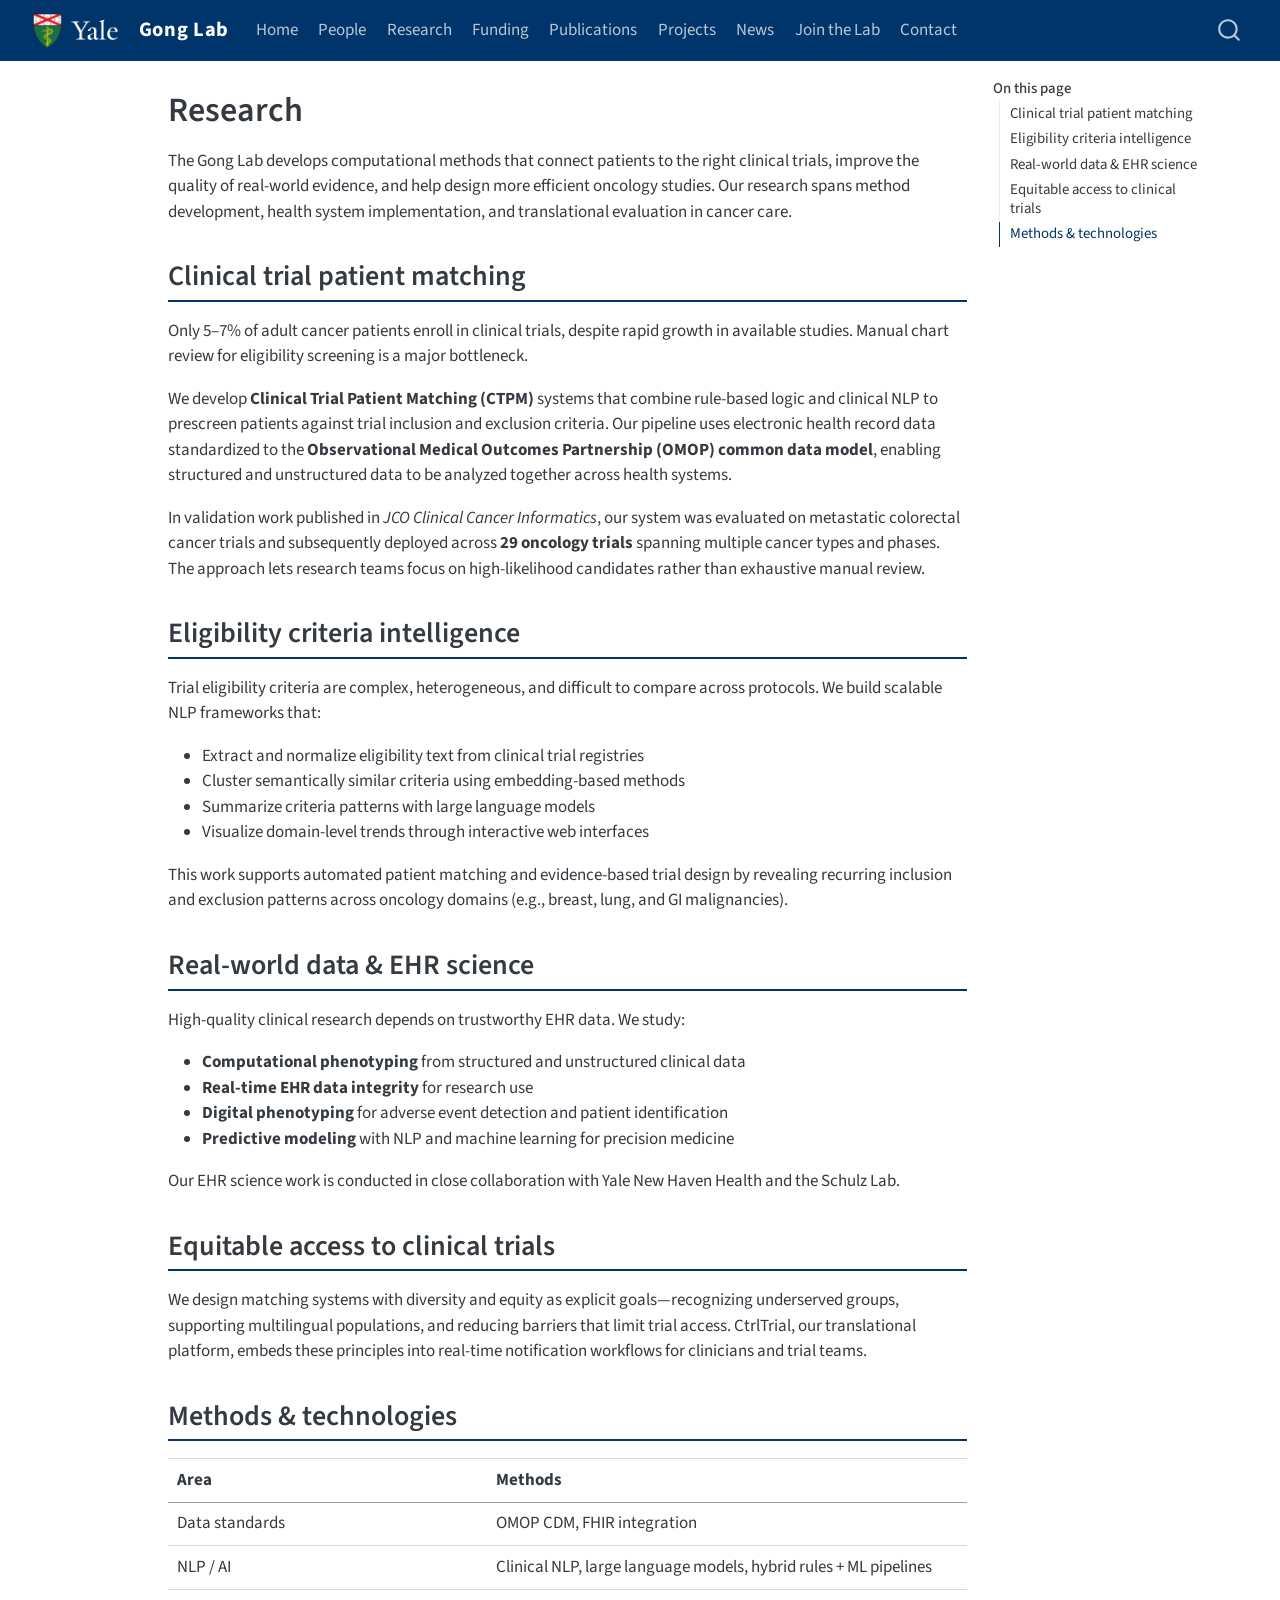
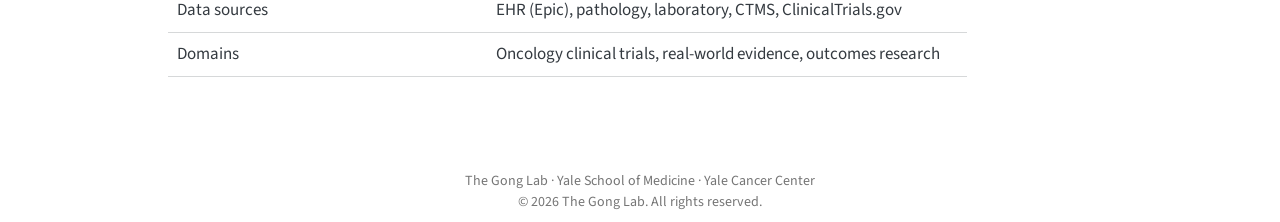
<file: docs/research.html>
<!DOCTYPE html>
<html xmlns="http://www.w3.org/1999/xhtml" lang="en" xml:lang="en"><head>

<meta charset="utf-8">
<meta name="generator" content="quarto-1.11.9">

<meta name="viewport" content="width=device-width, initial-scale=1.0, user-scalable=yes">


<title>Research – Gong Lab</title>
<style>
/* Default styles provided by pandoc.
** See https://pandoc.org/MANUAL.html#variables-for-html for config info.
*/
span.smallcaps{font-variant: small-caps;}
div.columns{display: flex; gap: 1.5em;}
div.column{flex: auto;}
@media screen {
div.columns{gap: min(4vw, 1.5em);}
div.column{overflow-x: auto;}
}
div.hanging-indent{margin-left: 1.5em; text-indent: -1.5em;}
ul.task-list{list-style: none;}
ul.task-list li input[type="checkbox"] {
  width: 0.8em;
  margin: 0 0.8em 0.2em -1em; /* quarto-specific, see https://github.com/quarto-dev/quarto-cli/issues/4556 */ 
  vertical-align: middle;
}
</style>


<script src="site_libs/quarto-nav/quarto-nav.js"></script>
<script src="site_libs/quarto-nav/headroom.min.js"></script>
<script src="site_libs/clipboard/clipboard.min.js"></script>
<script src="site_libs/quarto-search/autocomplete.umd.js"></script>
<script src="site_libs/quarto-search/fuse.min.js"></script>
<script src="site_libs/quarto-search/quarto-search.js"></script>
<meta name="quarto:offset" content="./">
<link href="./images/favicon.png" rel="icon" type="image/png">
<script src="site_libs/quarto-html/quarto.js" type="module"></script>
<script src="site_libs/quarto-html/tabsets/tabsets.js" type="module"></script>
<script src="site_libs/quarto-html/scrollable-regions/scrollable-regions.js" type="module"></script>
<script src="site_libs/quarto-html/popper.min.js"></script>
<script src="site_libs/quarto-html/tippy.umd.min.js"></script>
<script src="site_libs/quarto-html/anchor.min.js"></script>
<link href="site_libs/quarto-html/tippy.css" rel="stylesheet">
<link href="site_libs/quarto-html/quarto-syntax-highlighting-63b5708e65d6cd79cd7618c58d0c21e7.css" rel="stylesheet" class="quarto-color-scheme" id="quarto-text-highlighting-styles">
<link href="site_libs/quarto-html/quarto-syntax-highlighting-dark-447e42e69aaa9833c0ba1b986f430b20.css" rel="stylesheet" class="quarto-color-scheme quarto-color-alternate" id="quarto-text-highlighting-styles">
<link href="site_libs/quarto-html/quarto-syntax-highlighting-63b5708e65d6cd79cd7618c58d0c21e7.css" rel="stylesheet" class="quarto-color-scheme-extra" id="quarto-text-highlighting-styles">
<script src="site_libs/bootstrap/bootstrap.min.js"></script>
<link href="site_libs/bootstrap/bootstrap-icons.css" rel="stylesheet">
<link href="site_libs/bootstrap/bootstrap-d49c0a87182299ec1fa49d5443cd5d9a.min.css" rel="stylesheet" append-hash="true" class="quarto-color-scheme" id="quarto-bootstrap" data-mode="light">
<link href="site_libs/bootstrap/bootstrap-dark-d49c0a87182299ec1fa49d5443cd5d9a.min.css" rel="stylesheet" append-hash="true" class="quarto-color-scheme quarto-color-alternate" id="quarto-bootstrap" data-mode="light">
<link href="site_libs/bootstrap/bootstrap-d49c0a87182299ec1fa49d5443cd5d9a.min.css" rel="stylesheet" append-hash="true" class="quarto-color-scheme-extra" id="quarto-bootstrap" data-mode="light">
<script id="quarto-search-options" type="application/json">{
  "location": "navbar",
  "copy-button": false,
  "collapse-after": 3,
  "panel-placement": "end",
  "type": "overlay",
  "limit": 50,
  "keyboard-shortcut": [
    "f",
    "/",
    "s"
  ],
  "show-item-context": false,
  "language": {
    "search-no-results-text": "No results",
    "search-matching-documents-text": "matching documents",
    "search-copy-link-title": "Copy link to search",
    "search-hide-matches-text": "Hide additional matches",
    "search-more-match-text": "more match in this document",
    "search-more-matches-text": "more matches in this document",
    "search-clear-button-title": "Clear",
    "search-text-placeholder": "",
    "search-detached-cancel-button-title": "Cancel",
    "search-submit-button-title": "Submit",
    "search-label": "Search"
  }
}</script>
<meta http-equiv="Cache-Control" content="no-cache, no-store, must-revalidate">
<meta http-equiv="Pragma" content="no-cache">
<meta http-equiv="Expires" content="0">
<link rel="apple-touch-icon" href="images/apple-touch-icon.png">


<link rel="stylesheet" href="styles.css">
</head>

<body class="nav-fixed quarto-light"><a id="quarto-skip-link" class="visually-hidden-focusable" href="#quarto-document-content">Skip to main content</a>

<div id="quarto-search-results"></div>
  <header id="quarto-header" class="headroom fixed-top">
    <nav class="navbar navbar-expand-lg " data-bs-theme="dark" aria-label="Site">
      <div class="navbar-container container-fluid">
      <div class="navbar-brand-container mx-auto">
    <a href="./index.html" class="navbar-brand navbar-brand-logo">
    <img src="./images/yale-combined-logo.png" alt="Yale" class="navbar-logo light-content">
    <img src="./images/yale-combined-logo.png" alt="Yale" class="navbar-logo dark-content">
    </a>
    <a class="navbar-brand" href="./index.html">
    <span class="navbar-title">Gong Lab</span>
    </a>
  </div>
          <button class="navbar-toggler" type="button" data-bs-toggle="collapse" data-bs-target="#navbarCollapse" aria-controls="navbarCollapse" aria-expanded="false" aria-label="Toggle navigation" onclick="if (window.quartoToggleHeadroom) { window.quartoToggleHeadroom(); }">
  <span class="navbar-toggler-icon"></span>
</button>
          <div class="collapse navbar-collapse" id="navbarCollapse">
            <ul class="navbar-nav navbar-nav-scroll me-auto">
  <li class="nav-item">
    <a class="nav-link" href="./index.html"> 
<span class="menu-text">Home</span></a>
  </li>  
  <li class="nav-item">
    <a class="nav-link" href="./people.html"> 
<span class="menu-text">People</span></a>
  </li>  
  <li class="nav-item">
    <a class="nav-link active" href="./research.html" aria-current="page"> 
<span class="menu-text">Research</span></a>
  </li>  
  <li class="nav-item">
    <a class="nav-link" href="./funding.html"> 
<span class="menu-text">Funding</span></a>
  </li>  
  <li class="nav-item">
    <a class="nav-link" href="./publications.html"> 
<span class="menu-text">Publications</span></a>
  </li>  
  <li class="nav-item">
    <a class="nav-link" href="./projects.html"> 
<span class="menu-text">Projects</span></a>
  </li>  
  <li class="nav-item">
    <a class="nav-link" href="./news.html"> 
<span class="menu-text">News</span></a>
  </li>  
  <li class="nav-item">
    <a class="nav-link" href="./join.html"> 
<span class="menu-text">Join the Lab</span></a>
  </li>  
  <li class="nav-item">
    <a class="nav-link" href="./contact.html"> 
<span class="menu-text">Contact</span></a>
  </li>  
</ul>
          </div> <!-- /navcollapse -->
            <div class="quarto-navbar-tools">
</div>
            <div id="quarto-search" class="" title="Search"></div>
      </div> <!-- /container-fluid -->
    </nav>
</header>
<!-- content -->
<div id="quarto-content" class="quarto-container page-columns page-rows-contents page-layout-article page-navbar">
<!-- sidebar -->
<!-- margin-sidebar -->
    <div id="quarto-margin-sidebar" class="sidebar margin-sidebar">
        <nav id="TOC" role="doc-toc" aria-labelledby="toc-title" class="toc-active">
    <h2 id="toc-title">On this page</h2>
   
  <ul>
  <li><a href="#clinical-trial-patient-matching" id="toc-clinical-trial-patient-matching" class="nav-link active" data-scroll-target="#clinical-trial-patient-matching">Clinical trial patient matching</a></li>
  <li><a href="#eligibility-criteria-intelligence" id="toc-eligibility-criteria-intelligence" class="nav-link" data-scroll-target="#eligibility-criteria-intelligence">Eligibility criteria intelligence</a></li>
  <li><a href="#real-world-data-ehr-science" id="toc-real-world-data-ehr-science" class="nav-link" data-scroll-target="#real-world-data-ehr-science">Real-world data &amp; EHR science</a></li>
  <li><a href="#equitable-access-to-clinical-trials" id="toc-equitable-access-to-clinical-trials" class="nav-link" data-scroll-target="#equitable-access-to-clinical-trials">Equitable access to clinical trials</a></li>
  <li><a href="#methods-technologies" id="toc-methods-technologies" class="nav-link" data-scroll-target="#methods-technologies">Methods &amp; technologies</a></li>
  </ul>
</nav>
    </div>
<!-- main -->
<main class="content" id="quarto-document-content" tabindex="-1">

<header id="title-block-header" class="quarto-title-block default">
<div class="quarto-title">
<h1 class="title">Research</h1>
</div>



<div class="quarto-title-meta">

    
  
    
  </div>
  


</header>


<p>The Gong Lab develops computational methods that connect patients to the right clinical trials, improve the quality of real-world evidence, and help design more efficient oncology studies. Our research spans method development, health system implementation, and translational evaluation in cancer care.</p>
<section id="clinical-trial-patient-matching" class="level2">
<h2 class="anchored" data-anchor-id="clinical-trial-patient-matching">Clinical trial patient matching</h2>
<p>Only 5–7% of adult cancer patients enroll in clinical trials, despite rapid growth in available studies. Manual chart review for eligibility screening is a major bottleneck.</p>
<p>We develop <strong>Clinical Trial Patient Matching (CTPM)</strong> systems that combine rule-based logic and clinical NLP to prescreen patients against trial inclusion and exclusion criteria. Our pipeline uses electronic health record data standardized to the <strong>Observational Medical Outcomes Partnership (OMOP) common data model</strong>, enabling structured and unstructured data to be analyzed together across health systems.</p>
<p>In validation work published in <em>JCO Clinical Cancer Informatics</em>, our system was evaluated on metastatic colorectal cancer trials and subsequently deployed across <strong>29 oncology trials</strong> spanning multiple cancer types and phases. The approach lets research teams focus on high-likelihood candidates rather than exhaustive manual review.</p>
</section>
<section id="eligibility-criteria-intelligence" class="level2">
<h2 class="anchored" data-anchor-id="eligibility-criteria-intelligence">Eligibility criteria intelligence</h2>
<p>Trial eligibility criteria are complex, heterogeneous, and difficult to compare across protocols. We build scalable NLP frameworks that:</p>
<ul>
<li>Extract and normalize eligibility text from clinical trial registries</li>
<li>Cluster semantically similar criteria using embedding-based methods</li>
<li>Summarize criteria patterns with large language models</li>
<li>Visualize domain-level trends through interactive web interfaces</li>
</ul>
<p>This work supports automated patient matching and evidence-based trial design by revealing recurring inclusion and exclusion patterns across oncology domains (e.g., breast, lung, and GI malignancies).</p>
</section>
<section id="real-world-data-ehr-science" class="level2">
<h2 class="anchored" data-anchor-id="real-world-data-ehr-science">Real-world data &amp; EHR science</h2>
<p>High-quality clinical research depends on trustworthy EHR data. We study:</p>
<ul>
<li><strong>Computational phenotyping</strong> from structured and unstructured clinical data</li>
<li><strong>Real-time EHR data integrity</strong> for research use</li>
<li><strong>Digital phenotyping</strong> for adverse event detection and patient identification</li>
<li><strong>Predictive modeling</strong> with NLP and machine learning for precision medicine</li>
</ul>
<p>Our EHR science work is conducted in close collaboration with Yale New Haven Health and the Schulz Lab.</p>
</section>
<section id="equitable-access-to-clinical-trials" class="level2">
<h2 class="anchored" data-anchor-id="equitable-access-to-clinical-trials">Equitable access to clinical trials</h2>
<p>We design matching systems with diversity and equity as explicit goals—recognizing underserved groups, supporting multilingual populations, and reducing barriers that limit trial access. CtrlTrial, our translational platform, embeds these principles into real-time notification workflows for clinicians and trial teams.</p>
</section>
<section id="methods-technologies" class="level2">
<h2 class="anchored" data-anchor-id="methods-technologies">Methods &amp; technologies</h2>
<table class="caption-top table">
<colgroup>
<col style="width: 40%">
<col style="width: 60%">
</colgroup>
<thead>
<tr class="header">
<th>Area</th>
<th>Methods</th>
</tr>
</thead>
<tbody>
<tr class="odd">
<td>Data standards</td>
<td>OMOP CDM, FHIR integration</td>
</tr>
<tr class="even">
<td>NLP / AI</td>
<td>Clinical NLP, large language models, hybrid rules + ML pipelines</td>
</tr>
<tr class="odd">
<td>Data sources</td>
<td>EHR (Epic), pathology, laboratory, CTMS, ClinicalTrials.gov</td>
</tr>
<tr class="even">
<td>Domains</td>
<td>Oncology clinical trials, real-world evidence, outcomes research</td>
</tr>
</tbody>
</table>


</section>

</main> <!-- /main -->
<script id="quarto-html-after-body" type="application/javascript">
  window.document.addEventListener("DOMContentLoaded", function (event) {
    const icon = "";
    const anchorJS = new window.AnchorJS();
    anchorJS.options = {
      placement: 'right',
      icon: icon
    };
    anchorJS.add('.anchored');
    const isCodeAnnotation = (el) => {
      for (const clz of el.classList) {
        if (clz.startsWith('code-annotation-')) {                     
          return true;
        }
      }
      return false;
    }
    const onCopySuccess = function(e) {
      // button target
      const button = e.trigger;
      // don't keep focus
      button.blur();
      // flash "checked"
      button.classList.add('code-copy-button-checked');
      var currentTitle = button.getAttribute("title");
      button.setAttribute("title", "Copied!");
      let tooltip;
      if (window.bootstrap) {
        button.setAttribute("data-bs-toggle", "tooltip");
        button.setAttribute("data-bs-placement", "left");
        button.setAttribute("data-bs-title", "Copied!");
        tooltip = new bootstrap.Tooltip(button, 
          { trigger: "manual", 
            customClass: "code-copy-button-tooltip",
            offset: [0, -8]});
        tooltip.show();    
      }
      setTimeout(function() {
        if (tooltip) {
          tooltip.hide();
          button.removeAttribute("data-bs-title");
          button.removeAttribute("data-bs-toggle");
          button.removeAttribute("data-bs-placement");
        }
        button.setAttribute("title", currentTitle);
        button.classList.remove('code-copy-button-checked');
      }, 1000);
      // clear code selection
      e.clearSelection();
    }
    const getTextToCopy = function(trigger) {
      const outerScaffold = trigger.parentElement.cloneNode(true);
      const codeEl = outerScaffold.querySelector('code');
      for (const childEl of codeEl.children) {
        if (isCodeAnnotation(childEl)) {
          childEl.remove();
        }
      }
      return codeEl.innerText;
    }
    const clipboard = new window.ClipboardJS('.code-copy-button:not([data-in-quarto-modal])', {
      text: getTextToCopy
    });
    clipboard.on('success', onCopySuccess);
    if (window.document.getElementById('quarto-embedded-source-code-modal')) {
      const clipboardModal = new window.ClipboardJS('.code-copy-button[data-in-quarto-modal]', {
        text: getTextToCopy,
        container: window.document.getElementById('quarto-embedded-source-code-modal')
      });
      clipboardModal.on('success', onCopySuccess);
    }
      var localhostRegex = new RegExp(/^(?:http|https):\/\/localhost\:?[0-9]*\//);
      var mailtoRegex = new RegExp(/^mailto:/);
        var filterRegex = new RegExp("https:\/\/gonglab\.org\/");
      var isInternal = (href) => {
          return filterRegex.test(href) || localhostRegex.test(href) || mailtoRegex.test(href);
      }
      // Inspect non-navigation links and adorn them if external
      window.quartoDecorateExternalLinks = function (root) {
     var links = (root || window.document).querySelectorAll('a[href]:not(.nav-link):not(.navbar-brand):not(.toc-action):not(.sidebar-link):not(.sidebar-item-toggle):not(.pagination-link):not(.no-external):not([aria-hidden]):not(.dropdown-item):not(.quarto-navigation-tool):not(.about-link)');
      for (var i=0; i<links.length; i++) {
        const link = links[i];
        if (!isInternal(link.href)) {
          // undo the damage that might have been done by quarto-nav.js in the case of
          // links that we want to consider external
          if (link.dataset.originalHref !== undefined) {
            link.href = link.dataset.originalHref;
          }
          if (!link.classList.contains('no-external-icon')) {
          }
        }
      }
      };
      window.quartoDecorateExternalLinks(window.document);
    // Esc closes the popup (WCAG 1.4.13) and focus leaving both trigger and
    // popup closes it (WCAG 2.4.11); tippy handles neither for interactive popups.
    const hideOnEscAndFocusOut = {
      name: 'hideOnEscAndFocusOut',
      defaultValue: true,
      fn(instance) {
        const dismiss = () => {
          // A show scheduled by the trigger delay would otherwise reopen it
          instance.clearDelayTimeouts();
          instance.hide();
        };
        const onKeyDown = (event) => {
          if (event.key !== 'Escape') {
            return;
          }
          // Keep Esc from also reaching page handlers (e.g. reveal.js overview),
          // except an open reveal.js slide menu, which Esc should close too.
          // The menu handles keys only when its keyboard option is on.
          const menuHandlesEsc = window.Reveal?.getPlugin?.('menu')?.isOpen() &&
            window.Reveal.getConfig().menu?.keyboard !== false;
          if (!menuHandlesEsc) {
            event.stopPropagation();
          }
          if (instance.popper.contains(window.document.activeElement)) {
            // Disabled while refocusing so the focus trigger does not reopen it
            instance.disable();
            instance.reference.focus();
            instance.enable();
          }
          dismiss();
        };
        const onFocusOut = (event) => {
          const target = event.relatedTarget;
          if (target && !instance.reference.contains(target) &&
              !instance.popper.contains(target)) {
            dismiss();
          }
        };
        // On the trigger too: a click trigger (code-annotations: select) has no
        // blur handling. Attached for the instance's lifetime so leaving the
        // trigger also cancels a show still pending on the trigger delay.
        instance.reference.addEventListener('focusout', onFocusOut);
        return {
          onShow() {
            window.document.addEventListener('keydown', onKeyDown, true);
            instance.popper.addEventListener('focusout', onFocusOut);
          },
          onHide() {
            window.document.removeEventListener('keydown', onKeyDown, true);
            instance.popper.removeEventListener('focusout', onFocusOut);
          },
          onDestroy() {
            instance.reference.removeEventListener('focusout', onFocusOut);
          },
        };
      },
    };
    function tippyHover(el, contentFn, onTriggerFn, onUntriggerFn) {
      const config = {
        allowHTML: true,
        maxWidth: 500,
        delay: 100,
        arrow: false,
        appendTo: function(el) {
            return el.parentElement;
        },
        interactive: true,
        interactiveBorder: 10,
        theme: 'quarto',
        placement: 'bottom-start',
        plugins: [hideOnEscAndFocusOut],
      };
      if (contentFn) {
        config.content = contentFn;
      }
      if (onTriggerFn) {
        config.onTrigger = onTriggerFn;
      }
      if (onUntriggerFn) {
        config.onUntrigger = onUntriggerFn;
      }
      window.tippy(el, config); 
    }
    const noterefs = window.document.querySelectorAll('a[role="doc-noteref"]');
    for (var i=0; i<noterefs.length; i++) {
      const ref = noterefs[i];
      tippyHover(ref, function() {
        // use id or data attribute instead here
        let href = ref.getAttribute('data-footnote-href') || ref.getAttribute('href');
        try { href = new URL(href).hash; } catch {}
        const id = href.replace(/^#\/?/, "");
        const note = window.document.getElementById(id);
        if (note) {
          return note.innerHTML;
        } else {
          return "";
        }
      });
    }
    const xrefs = window.document.querySelectorAll('a.quarto-xref');
    const processXRef = (id, note) => {
      // Strip column container classes
      const stripColumnClz = (el) => {
        el.classList.remove("page-full", "page-columns");
        if (el.children) {
          for (const child of el.children) {
            stripColumnClz(child);
          }
        }
      }
      stripColumnClz(note)
      if (id === null || id.startsWith('sec-')) {
        // Special case sections, only their first couple elements
        const container = document.createElement("div");
        if (note.children && note.children.length > 2) {
          container.appendChild(note.children[0].cloneNode(true));
          for (let i = 1; i < note.children.length; i++) {
            const child = note.children[i];
            if (child.tagName === "P" && child.innerText === "") {
              continue;
            } else {
              container.appendChild(child.cloneNode(true));
              break;
            }
          }
          if (window.Quarto?.typesetMath) {
            window.Quarto.typesetMath(container);
          }
          return container.innerHTML
        } else {
          if (window.Quarto?.typesetMath) {
            window.Quarto.typesetMath(note);
          }
          return note.innerHTML;
        }
      } else {
        // Remove any anchor links if they are present
        const anchorLink = note.querySelector('a.anchorjs-link');
        if (anchorLink) {
          anchorLink.remove();
        }
        if (window.Quarto?.typesetMath) {
          window.Quarto.typesetMath(note);
        }
        if (note.classList.contains("callout")) {
          return note.outerHTML;
        } else {
          return note.innerHTML;
        }
      }
    }
    for (var i=0; i<xrefs.length; i++) {
      const xref = xrefs[i];
      tippyHover(xref, undefined, function(instance) {
        instance.disable();
        let url = xref.getAttribute('href');
        let hash = undefined; 
        if (url.startsWith('#')) {
          hash = url;
        } else {
          try { hash = new URL(url).hash; } catch {}
        }
        if (hash) {
          const id = hash.replace(/^#\/?/, "");
          const note = window.document.getElementById(id);
          if (note !== null) {
            try {
              const html = processXRef(id, note.cloneNode(true));
              instance.setContent(html);
            } finally {
              instance.enable();
              instance.show();
            }
          } else {
            // See if we can fetch this
            fetch(url.split('#')[0])
            .then(res => res.text())
            .then(html => {
              const parser = new DOMParser();
              const htmlDoc = parser.parseFromString(html, "text/html");
              const note = htmlDoc.getElementById(id);
              if (note !== null) {
                const html = processXRef(id, note);
                instance.setContent(html);
              } 
            }).finally(() => {
              instance.enable();
              instance.show();
            });
          }
        } else {
          // See if we can fetch a full url (with no hash to target)
          // This is a special case and we should probably do some content thinning / targeting
          fetch(url)
          .then(res => res.text())
          .then(html => {
            const parser = new DOMParser();
            const htmlDoc = parser.parseFromString(html, "text/html");
            const note = htmlDoc.querySelector('main.content');
            if (note !== null) {
              // This should only happen for chapter cross references
              // (since there is no id in the URL)
              // remove the first header
              if (note.children.length > 0 && note.children[0].tagName === "HEADER") {
                note.children[0].remove();
              }
              const html = processXRef(null, note);
              instance.setContent(html);
            } 
          }).finally(() => {
            instance.enable();
            instance.show();
          });
        }
      }, function(instance) {
      });
    }
        let selectedAnnoteEl;
        const selectorForAnnotation = ( cell, annotation) => {
          let cellAttr = 'data-code-cell="' + cell + '"';
          let lineAttr = 'data-code-annotation="' +  annotation + '"';
          const selector = 'span[' + cellAttr + '][' + lineAttr + ']';
          return selector;
        }
        const selectCodeLines = (annoteEl) => {
          const doc = window.document;
          const targetCell = annoteEl.getAttribute("data-target-cell");
          const targetAnnotation = annoteEl.getAttribute("data-target-annotation");
          const annoteSpan = window.document.querySelector(selectorForAnnotation(targetCell, targetAnnotation));
          const lines = annoteSpan.getAttribute("data-code-lines").split(",");
          const lineIds = lines.map((line) => {
            return targetCell + "-" + line;
          })
          // Each band is positioned against its own containing block, which is
          // not the offsetParent of the lines, so place it from client rects.
          const placeBand = (band, firstEl, lastEl, codeBlock) => {
            const container = band.offsetParent;
            if (container === null) {
              return;
            }
            const containerRect = container.getBoundingClientRect();
            // Reveal.js scales slides with a transform, so convert client
            // pixels back to the CSS pixels of the container.
            const scale = containerRect.height / container.offsetHeight || 1;
            const firstRect = firstEl.getBoundingClientRect();
            const lastRect = lastEl.getBoundingClientRect();
            const top = (firstRect.top - containerRect.top) / scale - container.clientTop + container.scrollTop;
            const height = (lastRect.bottom - firstRect.top) / scale;
            band.style.top = top - 2 + "px";
            band.style.height = height + 4 + "px";
            if (codeBlock) {
              // Without the copy button wrapper, the containing block is wider
              // than the code block, so span the code block explicitly.
              const blockRect = codeBlock.getBoundingClientRect();
              band.style.left = (blockRect.left - containerRect.left) / scale - container.clientLeft + container.scrollLeft + "px";
              band.style.width = blockRect.width / scale + "px";
            }
          };
          if (lineIds.length > 0) {
            const el = window.document.getElementById(lineIds[0]);
            const lastEl = window.document.getElementById(lineIds[lineIds.length - 1]);
            const parent = el.parentElement.parentElement;
            // cook up a div (if necessary) and position it
            let div = window.document.getElementById("code-annotation-line-highlight");
            if (div === null) {
              div = window.document.createElement("div");
              div.setAttribute("id", "code-annotation-line-highlight");
              div.style.position = 'absolute';
              parent.appendChild(div);
            }
            placeBand(div, el, lastEl, parent.closest("div.sourceCode") || parent);
            let gutterDiv = window.document.getElementById("code-annotation-line-highlight-gutter");
            if (gutterDiv === null) {
              gutterDiv = window.document.createElement("div");
              gutterDiv.setAttribute("id", "code-annotation-line-highlight-gutter");
              gutterDiv.style.position = 'absolute';
              const codeCell = window.document.getElementById(targetCell);
              const gutter = codeCell.querySelector('.code-annotation-gutter');
              gutter.appendChild(gutterDiv);
            }
            placeBand(gutterDiv, el, lastEl);
            selectedAnnoteEl = annoteEl;
          }
        };
        const unselectCodeLines = () => {
          const elementsIds = ["code-annotation-line-highlight", "code-annotation-line-highlight-gutter"];
          elementsIds.forEach((elId) => {
            const div = window.document.getElementById(elId);
            if (div) {
              div.remove();
            }
          });
          selectedAnnoteEl = undefined;
        };
          // Handle positioning of the toggle
      window.addEventListener(
        "resize",
        throttle(() => {
          elRect = undefined;
          if (selectedAnnoteEl) {
            selectCodeLines(selectedAnnoteEl);
          }
        }, 10)
      );
      function throttle(fn, ms) {
      let throttle = false;
      let timer;
        return (...args) => {
          if(!throttle) { // first call gets through
              fn.apply(this, args);
              throttle = true;
          } else { // all the others get throttled
              if(timer) clearTimeout(timer); // cancel #2
              timer = setTimeout(() => {
                fn.apply(this, args);
                timer = throttle = false;
              }, ms);
          }
        };
      }
        // Attach click handler to the DT
        const annoteDls = window.document.querySelectorAll('dt[data-target-cell]');
        for (const annoteDlNode of annoteDls) {
          annoteDlNode.addEventListener('click', (event) => {
            const clickedEl = event.target;
            if (clickedEl !== selectedAnnoteEl) {
              unselectCodeLines();
              const activeEl = window.document.querySelector('dt[data-target-cell].code-annotation-active');
              if (activeEl) {
                activeEl.classList.remove('code-annotation-active');
              }
              selectCodeLines(clickedEl);
              clickedEl.classList.add('code-annotation-active');
            } else {
              // Unselect the line
              unselectCodeLines();
              clickedEl.classList.remove('code-annotation-active');
            }
          });
        }
    const findCites = (el) => {
      const parentEl = el.parentElement;
      if (parentEl) {
        const cites = parentEl.dataset.cites;
        if (cites) {
          return {
            el,
            cites: cites.split(' ')
          };
        } else {
          return findCites(el.parentElement)
        }
      } else {
        return undefined;
      }
    };
    var bibliorefs = window.document.querySelectorAll('a[role="doc-biblioref"]');
    for (var i=0; i<bibliorefs.length; i++) {
      const ref = bibliorefs[i];
      const citeInfo = findCites(ref);
      if (citeInfo) {
        tippyHover(citeInfo.el, function() {
          var popup = window.document.createElement('div');
          citeInfo.cites.forEach(function(cite) {
            var citeDiv = window.document.createElement('div');
            citeDiv.classList.add('hanging-indent');
            citeDiv.classList.add('csl-entry');
            var biblioDiv = window.document.getElementById('ref-' + cite);
            if (biblioDiv) {
              citeDiv.innerHTML = biblioDiv.innerHTML;
            }
            popup.appendChild(citeDiv);
          });
          return popup.innerHTML;
        });
      }
    }
  });
  </script>
  <script type="application/javascript">
  window.quartoScrollableRegionsLabels = {"code":"Scrollable code","output":"Scrollable output"};
  </script>
</div> <!-- /content -->
<footer class="footer">
  <div class="nav-footer">
    <div class="nav-footer-left">
      &nbsp;
    </div>   
    <div class="nav-footer-center">
<p>The Gong Lab · Yale School of Medicine · Yale Cancer Center<br>
© 2026 The Gong Lab. All rights reserved.</p>
</div>
    <div class="nav-footer-right">
      &nbsp;
    </div>
  </div>
</footer>




</body></html>
</file>
<file: docs/site_libs/quarto-html/tippy.css>
.tippy-box[data-animation=fade][data-state=hidden]{opacity:0}[data-tippy-root]{max-width:calc(100vw - 10px)}.tippy-box{position:relative;background-color:#333;color:#fff;border-radius:4px;font-size:14px;line-height:1.4;white-space:normal;outline:0;transition-property:transform,visibility,opacity}.tippy-box[data-placement^=top]>.tippy-arrow{bottom:0}.tippy-box[data-placement^=top]>.tippy-arrow:before{bottom:-7px;left:0;border-width:8px 8px 0;border-top-color:initial;transform-origin:center top}.tippy-box[data-placement^=bottom]>.tippy-arrow{top:0}.tippy-box[data-placement^=bottom]>.tippy-arrow:before{top:-7px;left:0;border-width:0 8px 8px;border-bottom-color:initial;transform-origin:center bottom}.tippy-box[data-placement^=left]>.tippy-arrow{right:0}.tippy-box[data-placement^=left]>.tippy-arrow:before{border-width:8px 0 8px 8px;border-left-color:initial;right:-7px;transform-origin:center left}.tippy-box[data-placement^=right]>.tippy-arrow{left:0}.tippy-box[data-placement^=right]>.tippy-arrow:before{left:-7px;border-width:8px 8px 8px 0;border-right-color:initial;transform-origin:center right}.tippy-box[data-inertia][data-state=visible]{transition-timing-function:cubic-bezier(.54,1.5,.38,1.11)}.tippy-arrow{width:16px;height:16px;color:#333}.tippy-arrow:before{content:"";position:absolute;border-color:transparent;border-style:solid}.tippy-content{position:relative;padding:5px 9px;z-index:1}
</file>
<file: docs/site_libs/quarto-html/quarto-syntax-highlighting-63b5708e65d6cd79cd7618c58d0c21e7.css>
/* quarto syntax highlight colors */
:root {
  --quarto-hl-ot-color: #003B4F;
  --quarto-hl-at-color: #657422;
  --quarto-hl-ss-color: #20794D;
  --quarto-hl-an-color: #5E5E5E;
  --quarto-hl-fu-color: #4758AB;
  --quarto-hl-st-color: #20794D;
  --quarto-hl-cf-color: #003B4F;
  --quarto-hl-op-color: #5E5E5E;
  --quarto-hl-er-color: #AD0000;
  --quarto-hl-bn-color: #AD0000;
  --quarto-hl-al-color: #AD0000;
  --quarto-hl-va-color: #111111;
  --quarto-hl-bu-color: inherit;
  --quarto-hl-ex-color: inherit;
  --quarto-hl-pp-color: #AD0000;
  --quarto-hl-in-color: #5E5E5E;
  --quarto-hl-vs-color: #20794D;
  --quarto-hl-wa-color: #5E5E5E;
  --quarto-hl-do-color: #5E5E5E;
  --quarto-hl-im-color: #00769E;
  --quarto-hl-ch-color: #20794D;
  --quarto-hl-dt-color: #AD0000;
  --quarto-hl-fl-color: #AD0000;
  --quarto-hl-co-color: #5E5E5E;
  --quarto-hl-cv-color: #5E5E5E;
  --quarto-hl-cn-color: #8f5902;
  --quarto-hl-sc-color: #5E5E5E;
  --quarto-hl-dv-color: #AD0000;
  --quarto-hl-kw-color: #003B4F;
}

/* other quarto variables */
:root {
  --quarto-font-monospace: SFMono-Regular, Menlo, Monaco, Consolas, "Liberation Mono", "Courier New", monospace;
}

/* syntax highlight based on Pandoc's rules */
pre > code.sourceCode > span {
  color: #003B4F;
}

code.sourceCode > span {
  color: #003B4F;
}

div.sourceCode,
div.sourceCode pre.sourceCode {
  color: #003B4F;
}

/* Normal */
code span {
  color: #003B4F;
}

/* Alert */
code span.al {
  color: #AD0000;
  font-style: inherit;
}

/* Annotation */
code span.an {
  color: #5E5E5E;
  font-style: inherit;
}

/* Attribute */
code span.at {
  color: #657422;
  font-style: inherit;
}

/* BaseN */
code span.bn {
  color: #AD0000;
  font-style: inherit;
}

/* BuiltIn */
code span.bu {
  font-style: inherit;
}

/* ControlFlow */
code span.cf {
  color: #003B4F;
  font-weight: bold;
  font-style: inherit;
}

/* Char */
code span.ch {
  color: #20794D;
  font-style: inherit;
}

/* Constant */
code span.cn {
  color: #8f5902;
  font-style: inherit;
}

/* Comment */
code span.co {
  color: #5E5E5E;
  font-style: inherit;
}

/* CommentVar */
code span.cv {
  color: #5E5E5E;
  font-style: italic;
}

/* Documentation */
code span.do {
  color: #5E5E5E;
  font-style: italic;
}

/* DataType */
code span.dt {
  color: #AD0000;
  font-style: inherit;
}

/* DecVal */
code span.dv {
  color: #AD0000;
  font-style: inherit;
}

/* Error */
code span.er {
  color: #AD0000;
  font-style: inherit;
}

/* Extension */
code span.ex {
  font-style: inherit;
}

/* Float */
code span.fl {
  color: #AD0000;
  font-style: inherit;
}

/* Function */
code span.fu {
  color: #4758AB;
  font-style: inherit;
}

/* Import */
code span.im {
  color: #00769E;
  font-style: inherit;
}

/* Information */
code span.in {
  color: #5E5E5E;
  font-style: inherit;
}

/* Keyword */
code span.kw {
  color: #003B4F;
  font-weight: bold;
  font-style: inherit;
}

/* Operator */
code span.op {
  color: #5E5E5E;
  font-style: inherit;
}

/* Other */
code span.ot {
  color: #003B4F;
  font-style: inherit;
}

/* Preprocessor */
code span.pp {
  color: #AD0000;
  font-style: inherit;
}

/* SpecialChar */
code span.sc {
  color: #5E5E5E;
  font-style: inherit;
}

/* SpecialString */
code span.ss {
  color: #20794D;
  font-style: inherit;
}

/* String */
code span.st {
  color: #20794D;
  font-style: inherit;
}

/* Variable */
code span.va {
  color: #111111;
  font-style: inherit;
}

/* VerbatimString */
code span.vs {
  color: #20794D;
  font-style: inherit;
}

/* Warning */
code span.wa {
  color: #5E5E5E;
  font-style: italic;
}

.prevent-inlining {
  content: "</";
}

/*# sourceMappingURL=054cc16b9e9817627be6994582d2ffb5.css.map */
</file>
<file: docs/site_libs/quarto-html/quarto-syntax-highlighting-dark-447e42e69aaa9833c0ba1b986f430b20.css>
/* quarto syntax highlight colors */
:root {
  --quarto-hl-al-color: #f07178;
  --quarto-hl-an-color: #d4d0ab;
  --quarto-hl-at-color: #00e0e0;
  --quarto-hl-bn-color: #d4d0ab;
  --quarto-hl-bu-color: #abe338;
  --quarto-hl-ch-color: #abe338;
  --quarto-hl-co-color: #f8f8f2;
  --quarto-hl-cv-color: #ffd700;
  --quarto-hl-cn-color: #ffd700;
  --quarto-hl-cf-color: #ffa07a;
  --quarto-hl-dt-color: #ffa07a;
  --quarto-hl-dv-color: #d4d0ab;
  --quarto-hl-do-color: #f8f8f2;
  --quarto-hl-er-color: #f07178;
  --quarto-hl-ex-color: #00e0e0;
  --quarto-hl-fl-color: #d4d0ab;
  --quarto-hl-fu-color: #ffa07a;
  --quarto-hl-im-color: #abe338;
  --quarto-hl-in-color: #d4d0ab;
  --quarto-hl-kw-color: #ffa07a;
  --quarto-hl-op-color: #ffa07a;
  --quarto-hl-ot-color: #00e0e0;
  --quarto-hl-pp-color: #dcc6e0;
  --quarto-hl-re-color: #00e0e0;
  --quarto-hl-sc-color: #abe338;
  --quarto-hl-ss-color: #abe338;
  --quarto-hl-st-color: #abe338;
  --quarto-hl-va-color: #00e0e0;
  --quarto-hl-vs-color: #abe338;
  --quarto-hl-wa-color: #dcc6e0;
}

/* other quarto variables */
:root {
  --quarto-font-monospace: SFMono-Regular, Menlo, Monaco, Consolas, "Liberation Mono", "Courier New", monospace;
}

/* syntax highlight based on Pandoc's rules */
pre > code.sourceCode > span {
  color: #f8f8f2;
}

code.sourceCode > span {
  color: #f8f8f2;
}

div.sourceCode,
div.sourceCode pre.sourceCode {
  color: #f8f8f2;
}

/* Normal */
code span {
  color: #f8f8f2;
}

/* Alert */
code span.al {
  color: #f07178;
}

/* Annotation */
code span.an {
  color: #d4d0ab;
}

/* Attribute */
code span.at {
  color: #00e0e0;
}

/* BaseN */
code span.bn {
  color: #d4d0ab;
}

/* BuiltIn */
code span.bu {
  color: #abe338;
}

/* ControlFlow */
code span.cf {
  font-weight: bold;
  color: #ffa07a;
}

/* Char */
code span.ch {
  color: #abe338;
}

/* Constant */
code span.cn {
  color: #ffd700;
}

/* Comment */
code span.co {
  font-style: italic;
  color: #f8f8f2;
}

/* CommentVar */
code span.cv {
  color: #ffd700;
}

/* Documentation */
code span.do {
  color: #f8f8f2;
}

/* DataType */
code span.dt {
  color: #ffa07a;
}

/* DecVal */
code span.dv {
  color: #d4d0ab;
}

/* Error */
code span.er {
  color: #f07178;
  text-decoration: underline;
}

/* Extension */
code span.ex {
  font-weight: bold;
  color: #00e0e0;
}

/* Float */
code span.fl {
  color: #d4d0ab;
}

/* Function */
code span.fu {
  color: #ffa07a;
}

/* Import */
code span.im {
  color: #abe338;
}

/* Information */
code span.in {
  color: #d4d0ab;
}

/* Keyword */
code span.kw {
  font-weight: bold;
  color: #ffa07a;
}

/* Operator */
code span.op {
  color: #ffa07a;
}

/* Other */
code span.ot {
  color: #00e0e0;
}

/* Preprocessor */
code span.pp {
  color: #dcc6e0;
}

/* RegionMarker */
code span.re {
  background-color: #f8f8f2;
  color: #00e0e0;
}

/* SpecialChar */
code span.sc {
  color: #abe338;
}

/* SpecialString */
code span.ss {
  color: #abe338;
}

/* String */
code span.st {
  color: #abe338;
}

/* Variable */
code span.va {
  color: #00e0e0;
}

/* VerbatimString */
code span.vs {
  color: #abe338;
}

/* Warning */
code span.wa {
  color: #dcc6e0;
}

.prevent-inlining {
  content: "</";
}

/*# sourceMappingURL=be8e1111c2b710f7c3a4926ffa2967aa.css.map */
</file>
<file: docs/styles.css>
/* Gong Lab — Yale branding */

.navbar-brand-container {
  margin-left: 0 !important;
  margin-right: 1rem !important;
  display: flex;
  align-items: center;
  gap: 0.75rem;
}

.navbar-brand.navbar-brand-logo {
  padding-top: 0;
  padding-bottom: 0;
}

.navbar-brand img,
.navbar-logo img {
  max-height: 40px;
  width: auto;
}

.navbar-brand:not(.navbar-brand-logo) {
  color: #ffffff !important;
  padding-top: 0;
  padding-bottom: 0;
}

.navbar-brand .navbar-title,
.navbar .navbar-brand .navbar-title,
.navbar[data-bs-theme="dark"] .navbar-brand .navbar-title {
  color: #ffffff !important;
  -webkit-text-fill-color: #ffffff !important;
  font-weight: 700 !important;
  font-size: 1.2rem;
  letter-spacing: 0.03em;
  opacity: 1 !important;
}

.navbar-brand:hover,
.navbar-brand:hover .navbar-title {
  color: #ffffff !important;
  opacity: 1 !important;
}

h2 {
  margin-top: 2rem;
  padding-bottom: 0.35rem;
  border-bottom: 2px solid var(--bs-primary);
}

h3 {
  margin-top: 1.5rem;
  color: var(--bs-primary);
}

.page-footer {
  font-size: 0.9rem;
  padding-top: 1.5rem;
  padding-bottom: 1.5rem;
  line-height: 1.6;
}

.nav-footer-center {
  text-align: center;
}

table {
  margin-top: 1rem;
}

hr {
  margin: 2rem 0;
  opacity: 0.2;
}

blockquote {
  border-left: 4px solid var(--bs-secondary);
  padding-left: 1rem;
  color: #555;
}

/* Home page */
.home-page {
  margin: 0 -1rem;
  font-family: system-ui, -apple-system, "Segoe UI", Roboto, "Helvetica Neue", Arial, sans-serif;
}

body:has(.home-page) #title-block-header {
  display: none;
}

body:has(.home-page) main.content {
  padding-top: 0;
}

.home-page h2,
.home-page h3 {
  color: #00356B;
  border: none;
  margin-top: 0;
}

.home-hero {
  position: relative;
  min-height: 72vh;
  display: flex;
  align-items: flex-end;
  overflow: hidden;
  color: #fff;
}

.home-hero-bg {
  position: absolute;
  inset: 0;
  background-size: cover;
  background-position: center;
  transform: scale(1.03);
}

.home-hero-overlay {
  position: absolute;
  inset: 0;
  background: linear-gradient(135deg, rgba(0, 53, 107, 0.92) 0%, rgba(0, 26, 51, 0.78) 45%, rgba(0, 53, 107, 0.55) 100%);
}

.home-hero-content {
  position: relative;
  z-index: 1;
  max-width: 820px;
  padding: 4rem 2rem 4.5rem;
}

.home-eyebrow {
  font-size: 0.85rem;
  font-weight: 600;
  letter-spacing: 0.12em;
  text-transform: uppercase;
  color: rgba(255, 255, 255, 0.75);
  margin-bottom: 1rem;
}

.home-headline {
  font-size: clamp(2.2rem, 5vw, 3.5rem);
  font-weight: 700;
  line-height: 1.12;
  letter-spacing: -0.02em;
  margin: 0 0 1.25rem;
  color: #fff !important;
  border: none;
}

.home-lead {
  font-size: clamp(1.05rem, 2vw, 1.25rem);
  line-height: 1.6;
  color: rgba(255, 255, 255, 0.9);
  margin-bottom: 2rem;
  max-width: 640px;
}

.home-cta {
  display: flex;
  flex-wrap: wrap;
  gap: 0.75rem;
}

.home-btn {
  display: inline-block;
  padding: 0.75rem 1.5rem;
  border-radius: 999px;
  font-weight: 600;
  font-size: 0.95rem;
  text-decoration: none;
  transition: transform 0.15s ease, box-shadow 0.15s ease;
}

.home-btn:hover {
  transform: translateY(-1px);
  text-decoration: none;
}

.home-btn-primary {
  background: #fff;
  color: #00356B !important;
  box-shadow: 0 4px 20px rgba(0, 0, 0, 0.2);
}

.home-btn-primary:hover {
  color: #00356B !important;
  box-shadow: 0 6px 24px rgba(0, 0, 0, 0.25);
}

.home-btn-secondary {
  background: transparent;
  color: #fff !important;
  border: 2px solid rgba(255, 255, 255, 0.7);
}

.home-btn-secondary:hover {
  background: rgba(255, 255, 255, 0.1);
  color: #fff !important;
}

.home-stats {
  display: grid;
  grid-template-columns: repeat(3, 1fr);
  gap: 1px;
  background: #e8eef4;
  border-bottom: 1px solid #e8eef4;
}

.home-stat {
  background: #fff;
  padding: 2rem 1.5rem;
  text-align: center;
}

.home-stat-value {
  display: block;
  font-size: clamp(1.5rem, 3vw, 2rem);
  font-weight: 700;
  color: #00356B;
  line-height: 1.2;
  margin-bottom: 0.35rem;
}

.home-stat-label {
  display: block;
  font-size: 0.9rem;
  color: #5a6570;
  line-height: 1.4;
}

.home-section {
  padding: 4rem 2rem;
  max-width: 1200px;
  margin: 0 auto;
}

.home-section-alt {
  background: #f7f9fc;
  max-width: none;
  padding-left: max(2rem, calc((100vw - 1200px) / 2));
  padding-right: max(2rem, calc((100vw - 1200px) / 2));
}

.home-section-header {
  max-width: 640px;
  margin-bottom: 2.5rem;
}

.home-section-header h2 {
  font-size: clamp(1.75rem, 3vw, 2.25rem);
  font-weight: 700;
  letter-spacing: -0.02em;
  margin-bottom: 0.75rem;
}

.home-section-header p {
  font-size: 1.1rem;
  color: #5a6570;
  margin: 0;
  line-height: 1.6;
}

.home-grid {
  display: grid;
  grid-template-columns: repeat(2, 1fr);
  gap: 1.5rem;
}

.home-card {
  display: block;
  background: #fff;
  border-radius: 12px;
  overflow: hidden;
  text-decoration: none;
  color: inherit;
  box-shadow: 0 2px 12px rgba(0, 53, 107, 0.08);
  transition: transform 0.2s ease, box-shadow 0.2s ease;
}

.home-card:hover {
  transform: translateY(-4px);
  box-shadow: 0 12px 32px rgba(0, 53, 107, 0.14);
  text-decoration: none;
  color: inherit;
}

.home-card img {
  width: 100%;
  aspect-ratio: 16 / 9;
  object-fit: cover;
  display: block;
}

.home-card-body {
  padding: 1.25rem 1.5rem 1.5rem;
}

.home-card-body h3 {
  font-size: 1.15rem;
  font-weight: 700;
  margin: 0 0 0.5rem;
  color: #00356B;
}

.home-card-body p {
  font-size: 0.95rem;
  color: #5a6570;
  margin: 0;
  line-height: 1.5;
}

.home-split {
  display: grid;
  grid-template-columns: 1fr 1fr;
  gap: 3rem;
  align-items: center;
  max-width: 1200px;
  margin: 0 auto;
}

.home-split-text h2 {
  font-size: clamp(1.75rem, 3vw, 2.25rem);
  font-weight: 700;
  letter-spacing: -0.02em;
  margin-bottom: 1rem;
}

.home-split-text p {
  font-size: 1.05rem;
  line-height: 1.7;
  color: #3d4852;
  margin-bottom: 1.5rem;
}

.home-split-text a {
  color: #286DC0;
  font-weight: 600;
}

.home-highlights {
  list-style: none;
  padding: 0;
  margin: 0;
}

.home-highlights li {
  padding: 0.85rem 0;
  border-top: 1px solid #e0e6ed;
  font-size: 0.95rem;
  line-height: 1.5;
  color: #3d4852;
}

.home-highlights li:last-child {
  border-bottom: 1px solid #e0e6ed;
}

.home-split-visual img {
  width: 100%;
  border-radius: 12px;
  aspect-ratio: 4 / 3;
  object-fit: cover;
  box-shadow: 0 8px 32px rgba(0, 53, 107, 0.12);
}

.home-affiliations {
  display: flex;
  flex-wrap: wrap;
  align-items: center;
  justify-content: center;
  gap: 0.5rem 1.5rem;
  padding: 2rem;
  background: #00356B;
  color: rgba(255, 255, 255, 0.7);
  font-size: 0.9rem;
}

.home-affiliations span {
  font-weight: 600;
  text-transform: uppercase;
  letter-spacing: 0.08em;
  font-size: 0.75rem;
  color: rgba(255, 255, 255, 0.5);
}

.home-affiliations a {
  color: #fff !important;
  text-decoration: none;
  font-weight: 500;
}

.home-affiliations a:hover {
  text-decoration: underline;
}

@media (max-width: 992px) {
  .home-grid {
    grid-template-columns: 1fr;
  }

  .home-split {
    grid-template-columns: 1fr;
  }

  .home-stats {
    grid-template-columns: 1fr;
  }
}

@media (max-width: 768px) {
  .home-hero {
    min-height: 65vh;
  }

  .home-hero-content {
    padding: 3rem 1.25rem 3.5rem;
  }

  .home-section {
    padding: 3rem 1.25rem;
  }

  .home-section-alt {
    padding-left: 1.25rem;
    padding-right: 1.25rem;
  }
}

/* People page */
.person-profile {
  margin: 1.5rem 0 2rem;
  align-items: start;
}

.person-profile h3 {
  margin-top: 0;
}

.person-photo {
  border-radius: 8px;
  object-fit: cover;
  aspect-ratio: 1;
  box-shadow: 0 2px 8px rgba(0, 53, 107, 0.15);
  max-width: 220px;
}

/* Projects page */
.project-profile {
  margin: 1.5rem 0 2.5rem;
  align-items: start;
}

.project-image {
  border-radius: 8px;
  object-fit: cover;
  aspect-ratio: 16 / 9;
  width: 100%;
  box-shadow: 0 2px 8px rgba(0, 53, 107, 0.12);
}

@media (max-width: 768px) {
  .person-photo {
    max-width: 220px;
    margin-bottom: 1rem;
  }
}

/* Funding page */
.funding-grid {
  display: grid;
  grid-template-columns: repeat(3, minmax(0, 1fr));
  gap: 2rem 1.5rem;
  align-items: center;
  justify-items: center;
  margin: 2rem 0 3rem;
  padding: 0;
}

.funding-grid a {
  display: flex;
  align-items: center;
  justify-content: center;
  width: 100%;
  min-height: 120px;
  padding: 1rem;
  border-radius: 0.5rem;
  transition: opacity 0.2s ease;
}

.funding-grid a:hover {
  opacity: 0.8;
}

.funding-grid img {
  display: block;
  max-height: 100px;
  max-width: 100%;
  width: auto;
  height: auto;
  object-fit: contain;
}

@media (max-width: 992px) {
  .funding-grid {
    grid-template-columns: repeat(2, minmax(0, 1fr));
  }
}

@media (max-width: 576px) {
  .funding-grid {
    grid-template-columns: 1fr;
  }

  .funding-grid a {
    min-height: 110px;
  }
}
</file>
